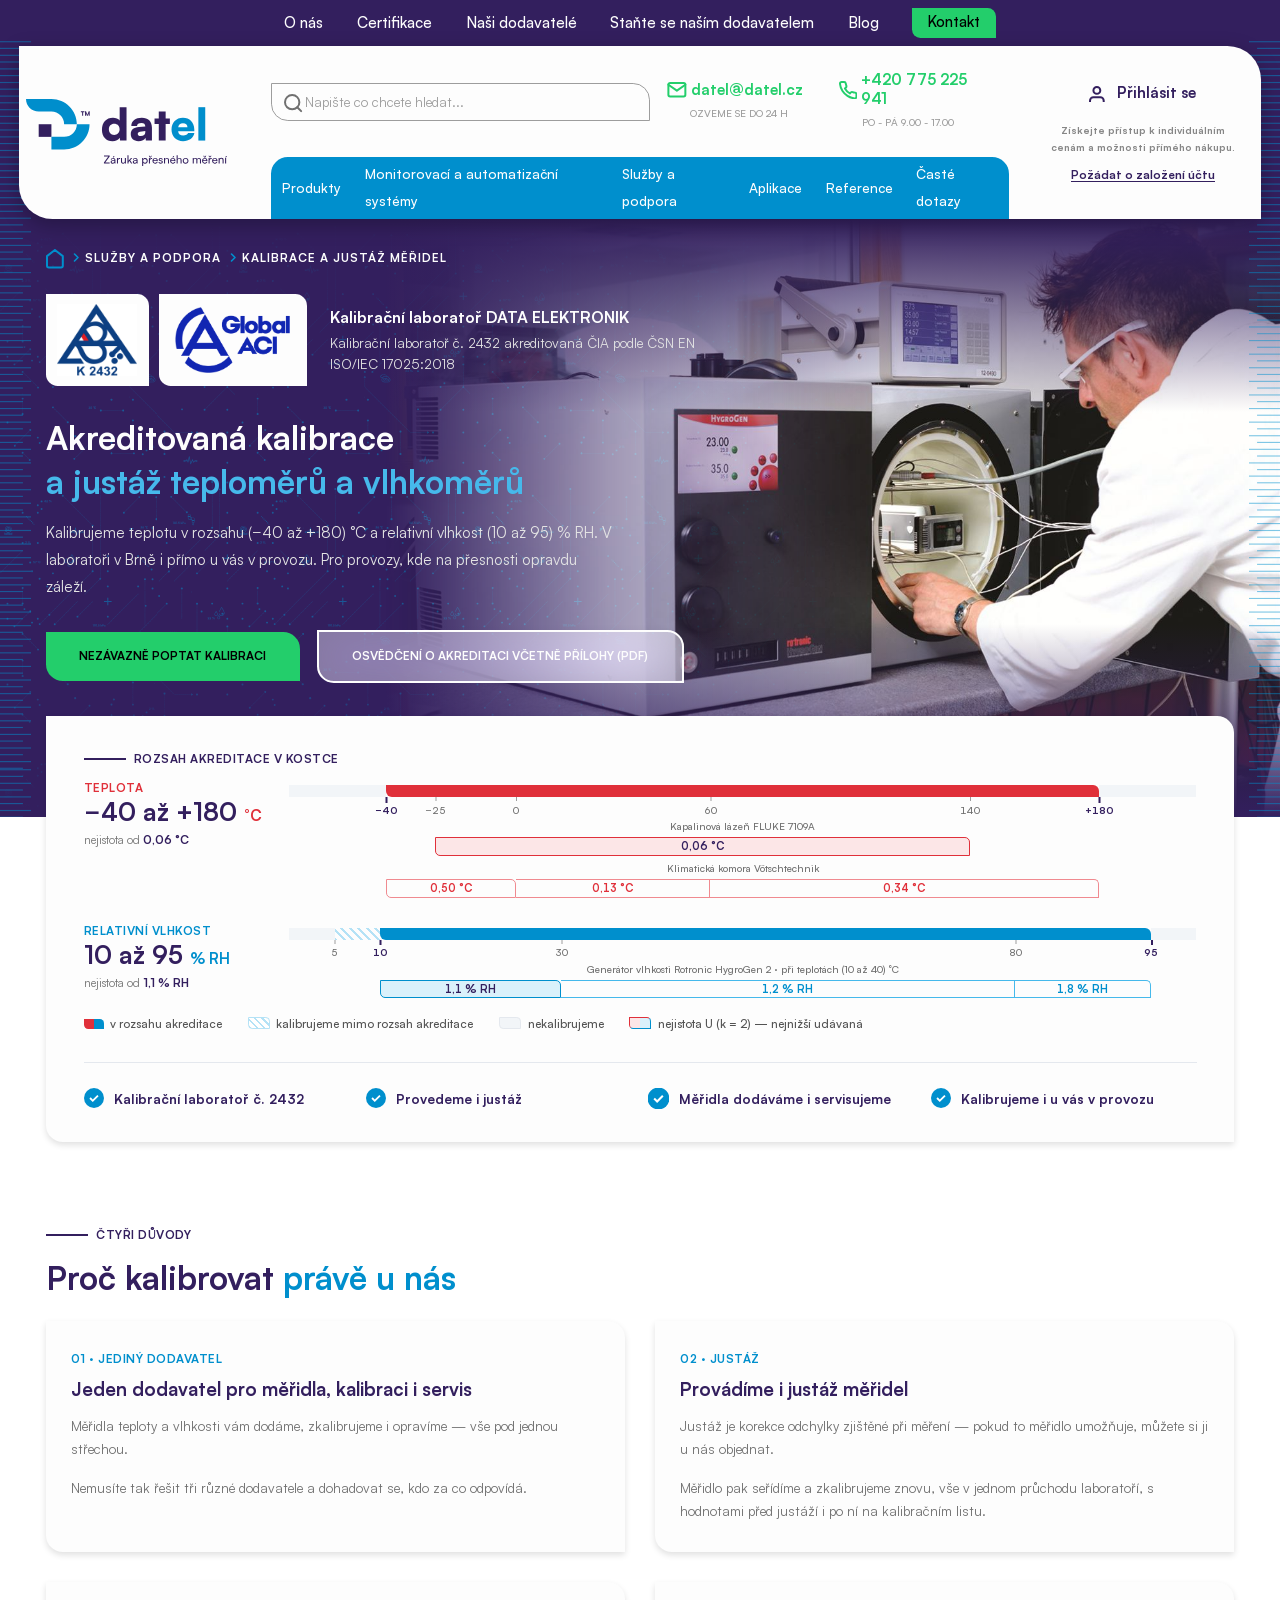
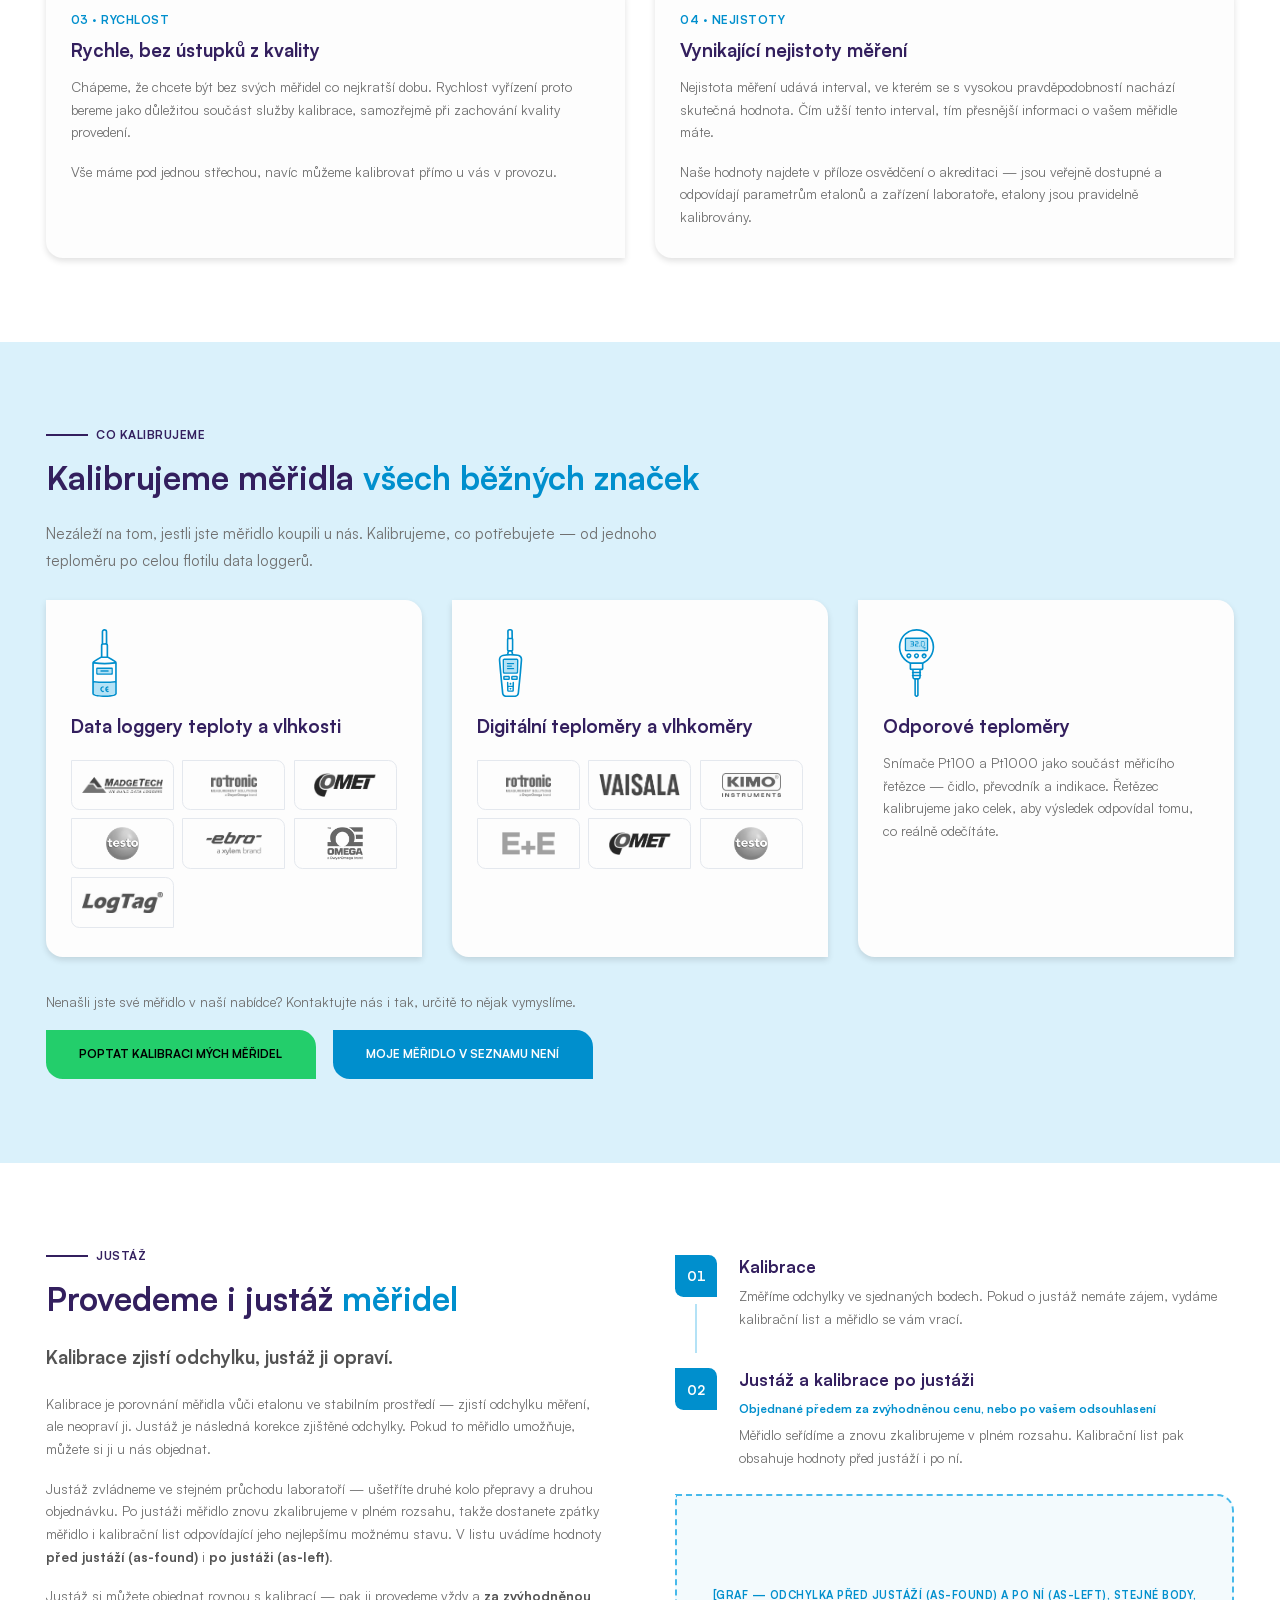
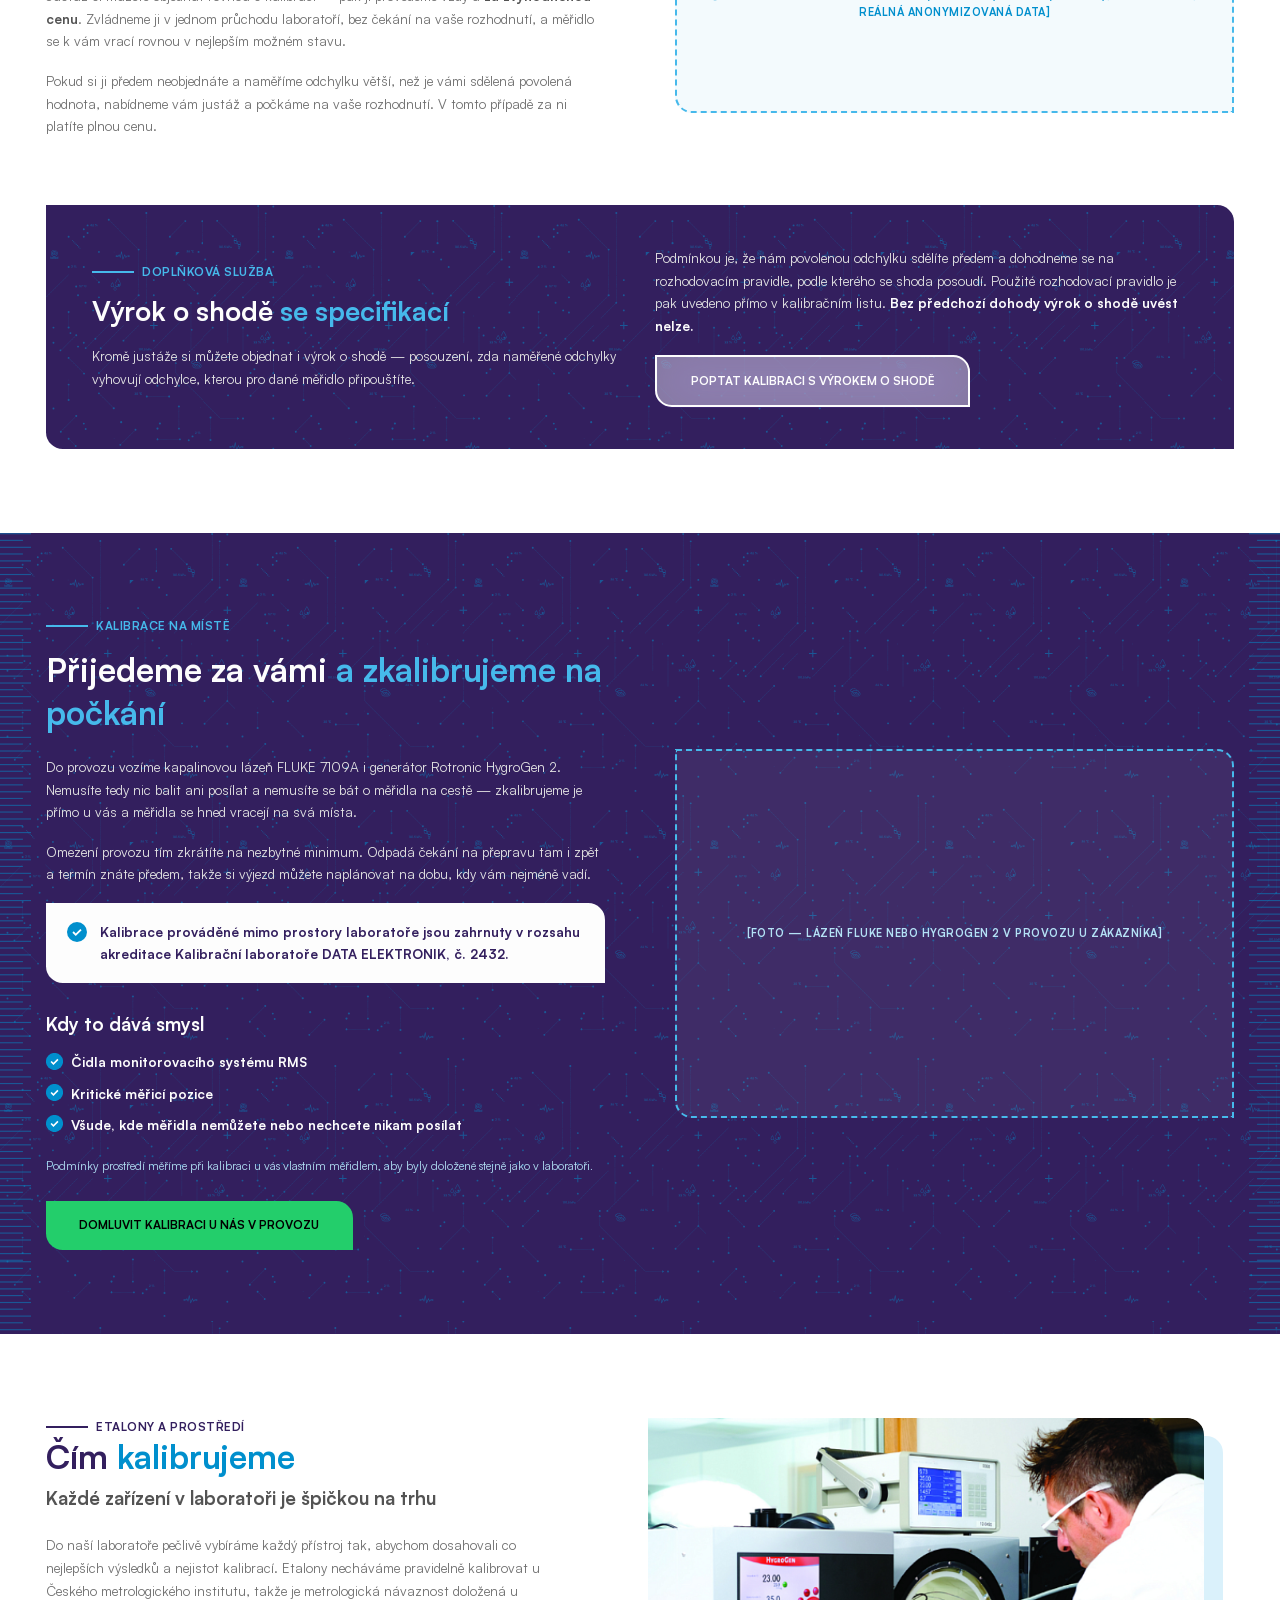
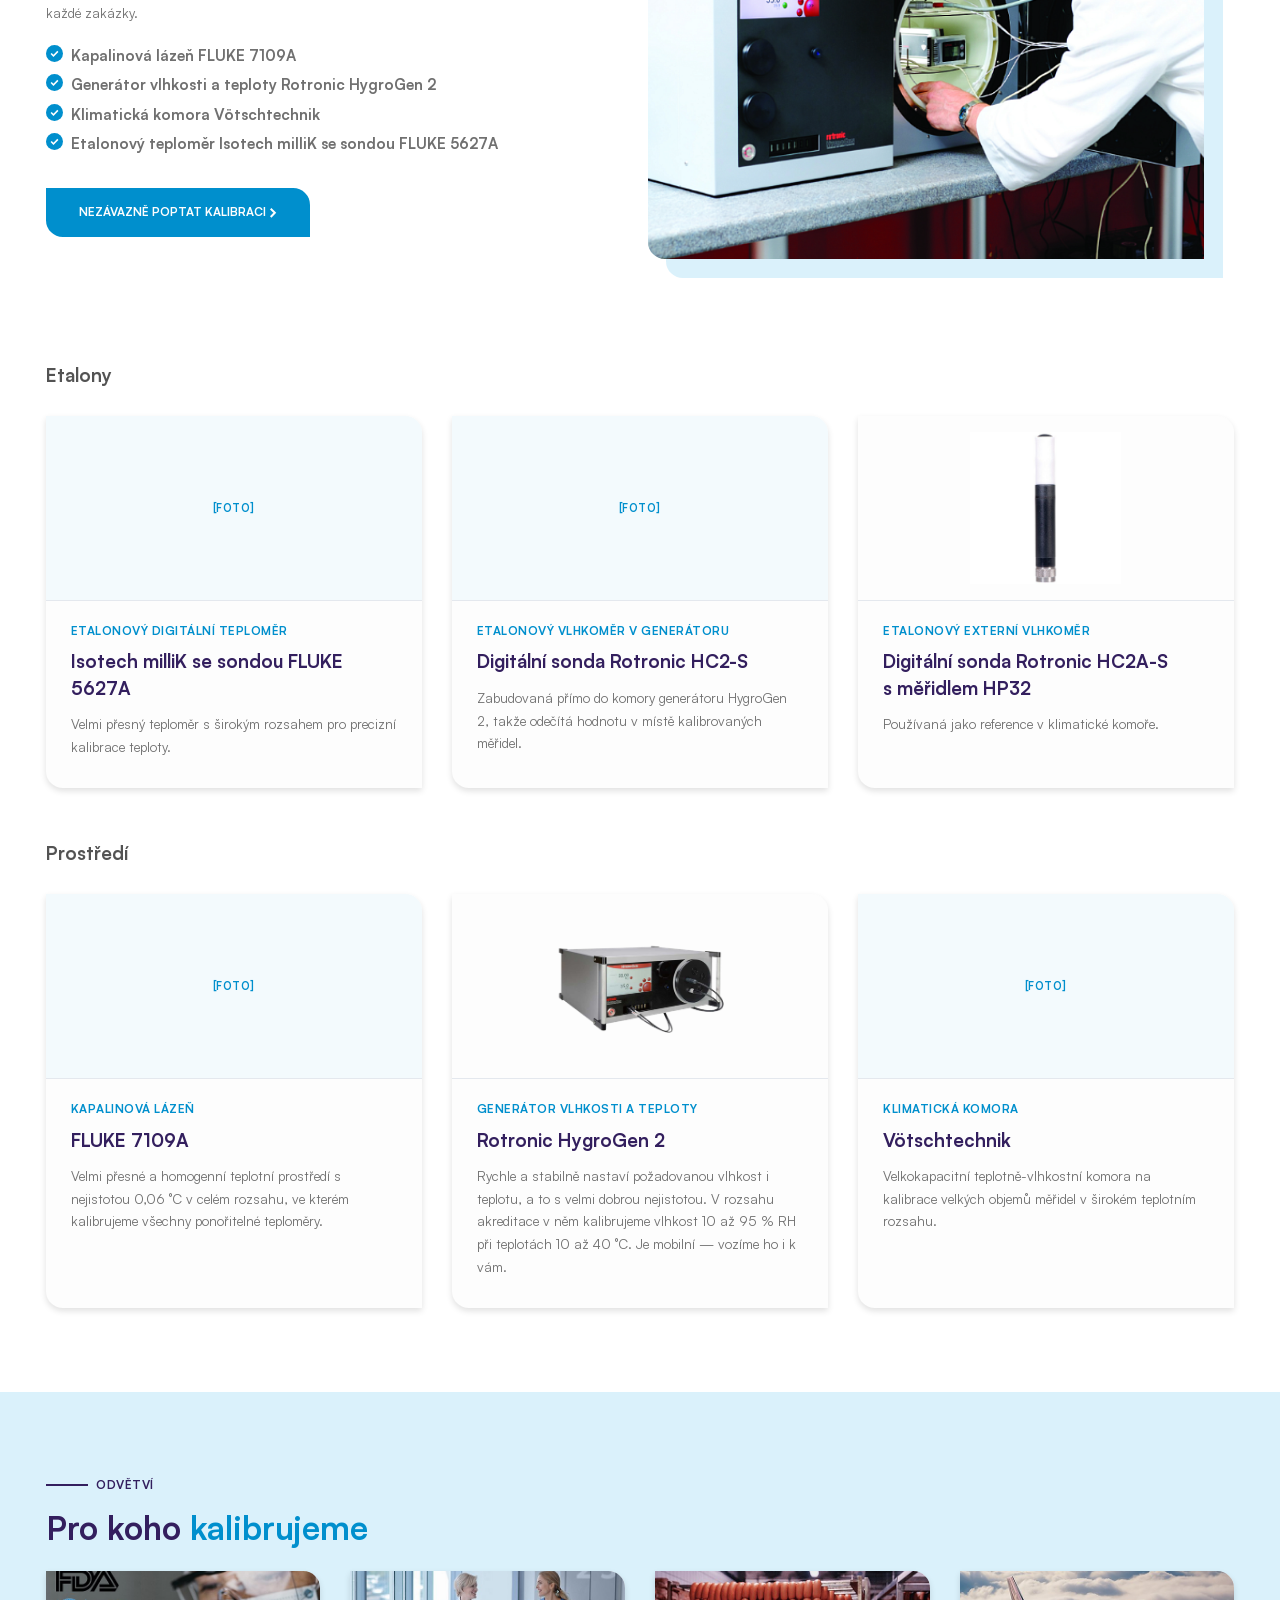
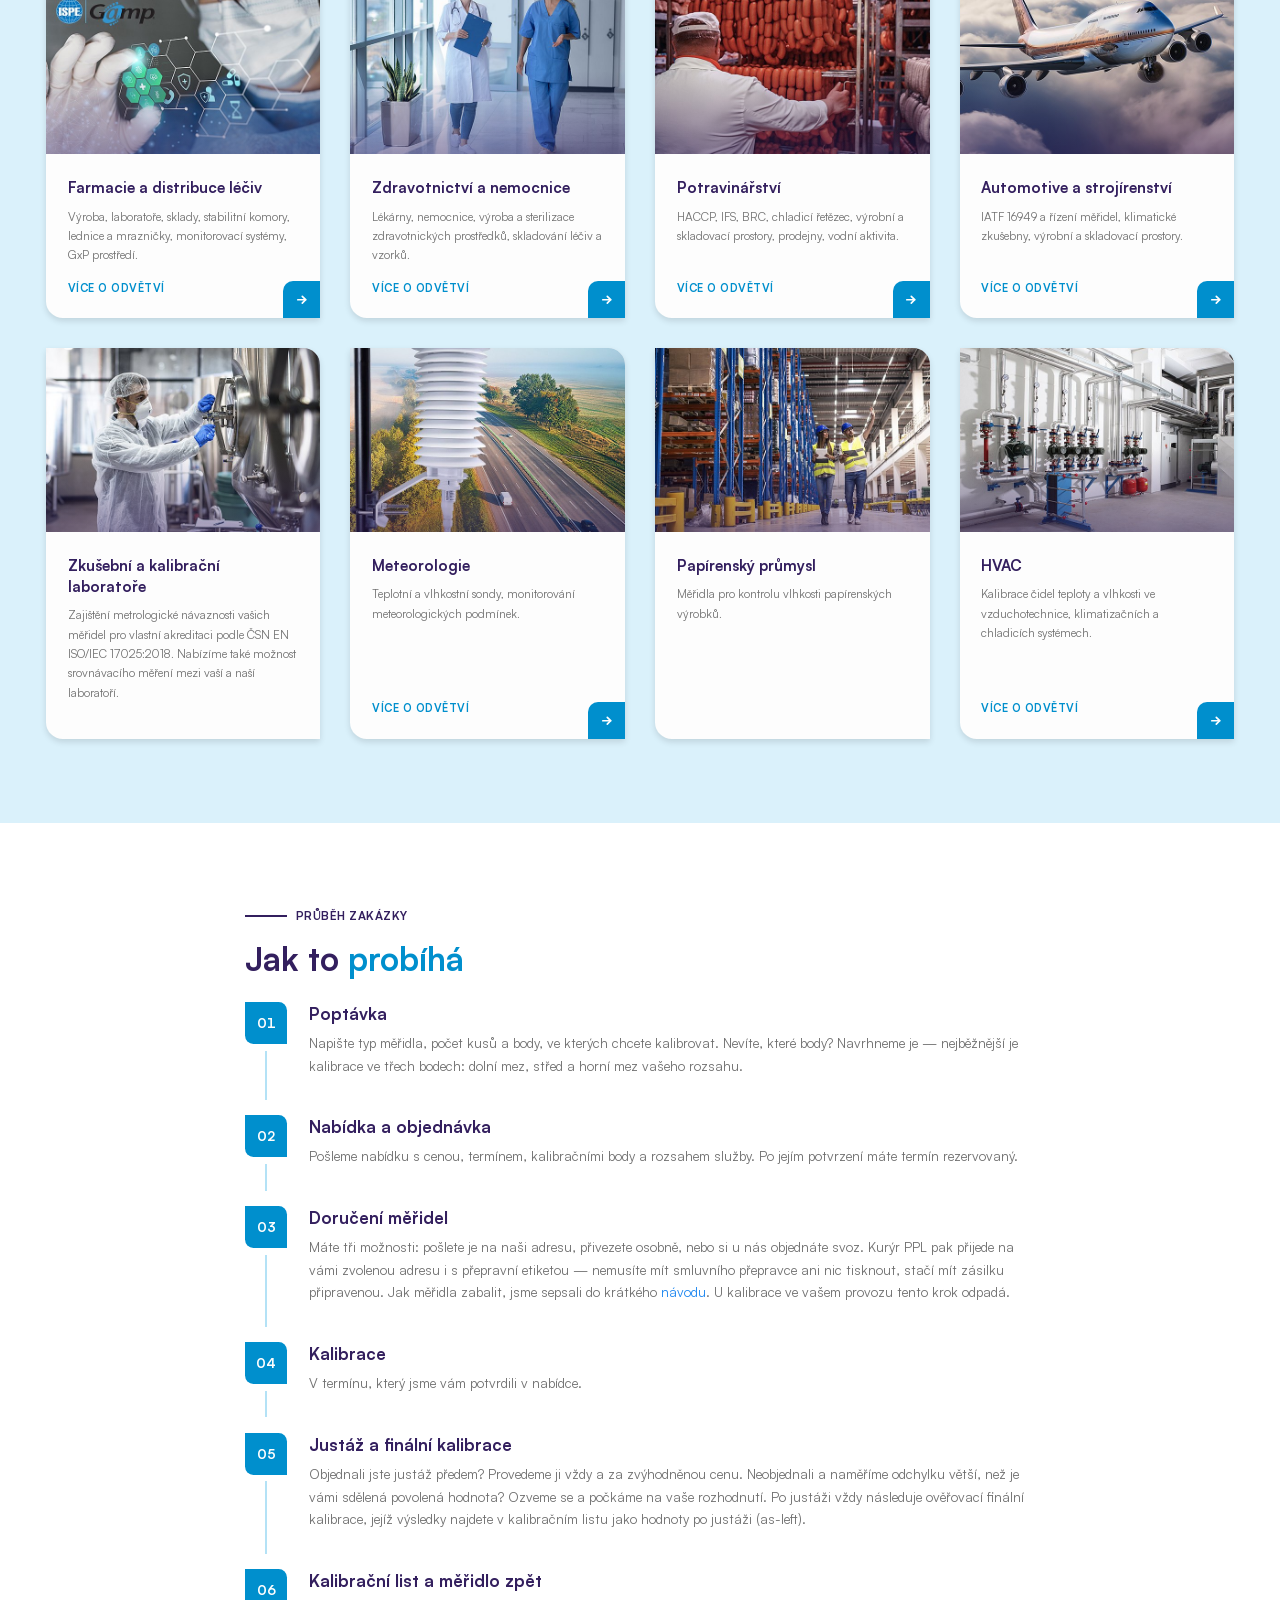
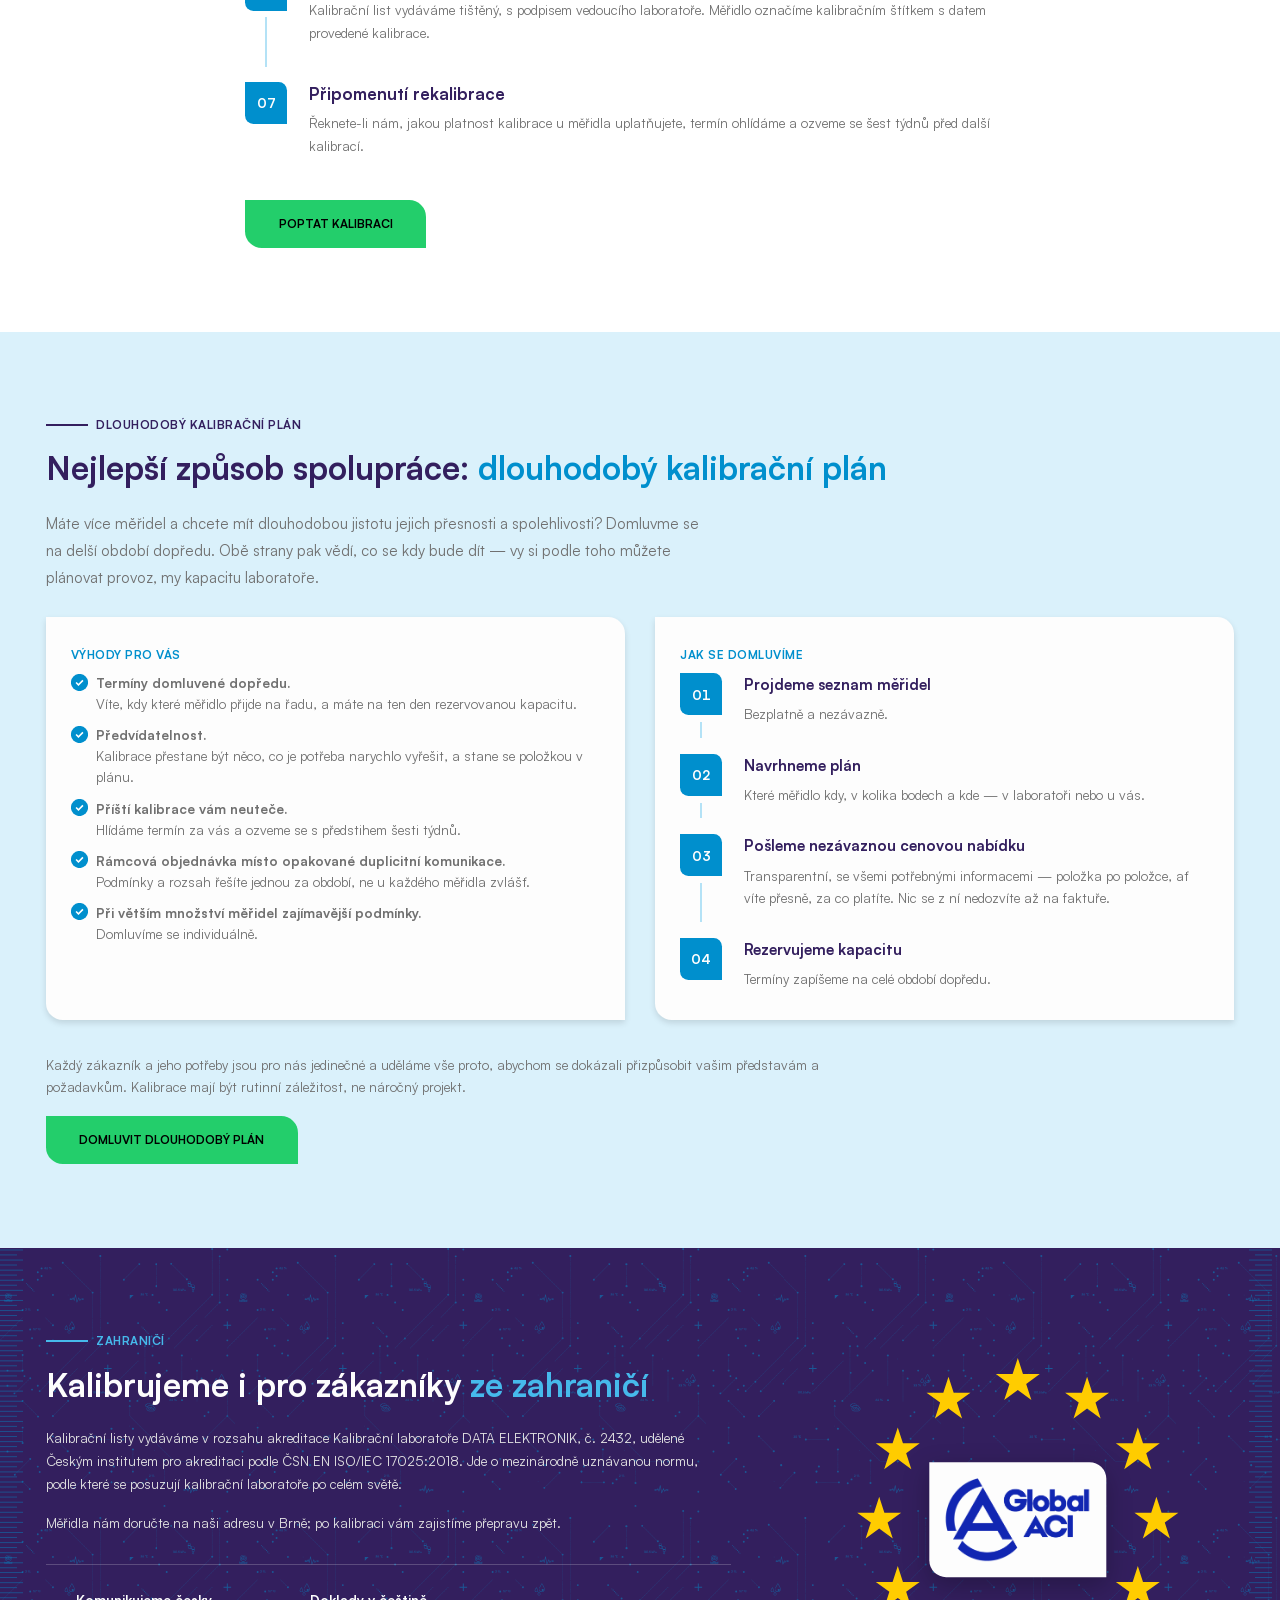
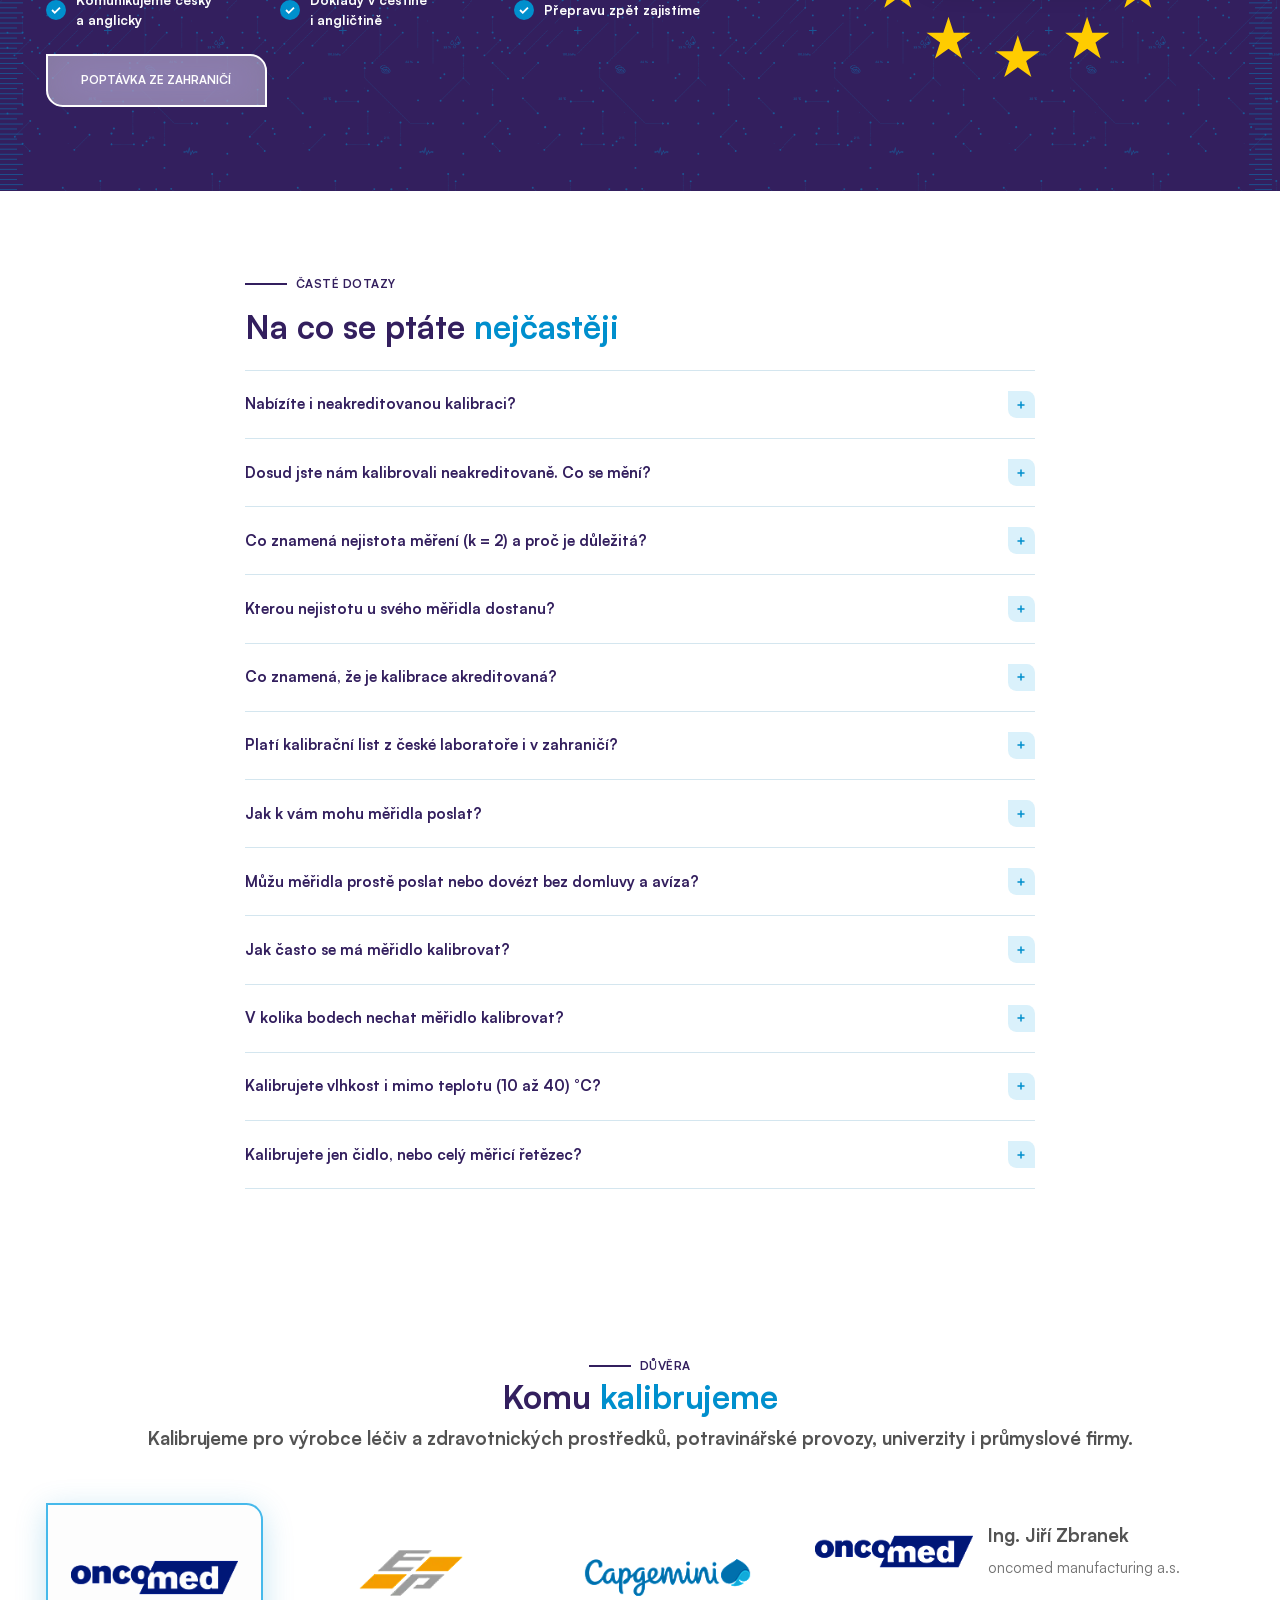
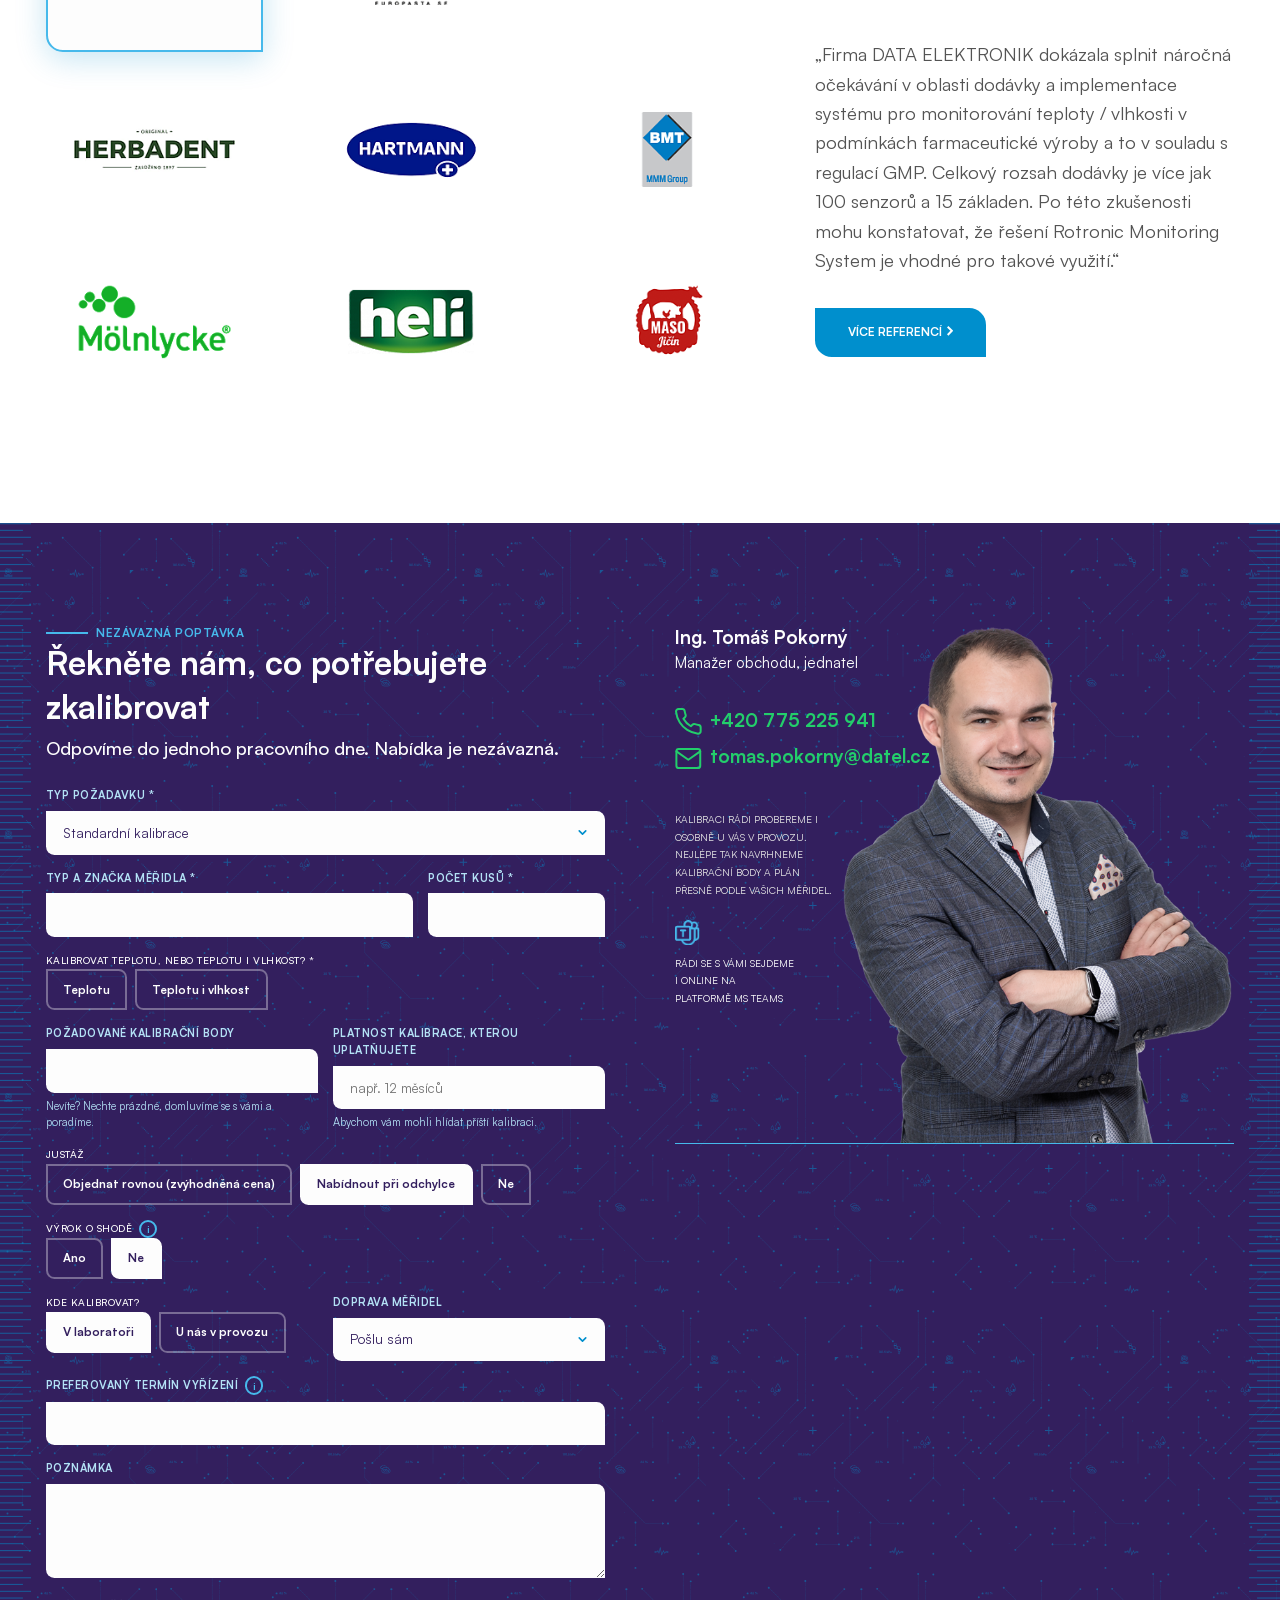
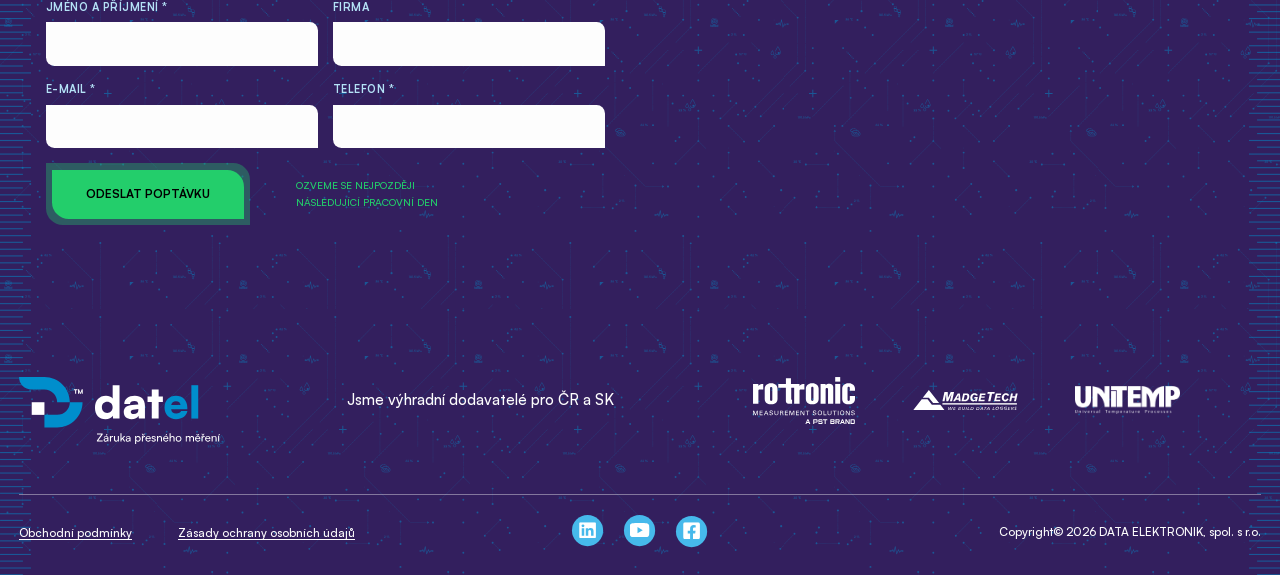
<file: index.html>
<!DOCTYPE html>
<html lang="cs">
<head>
<meta charset="utf-8">
<meta name="viewport" content="width=device-width, initial-scale=1">
<title>Akreditovaná kalibrace teploměrů a vlhkoměrů | Laboratoř č. 2432 | DATA ELEKTRONIK</title>
<meta name="description" content="Akreditovaná kalibrace teploty −40 až +180 °C a vlhkosti 10 až 95 % RH, nejistota od 0,06 °C. Kalibrační laboratoř DATA ELEKTRONIK č. 2432 v Brně. Provedeme i justáž, kalibrujeme i u vás v provozu.">
<!-- Před spuštěním noindex, dokud není přidělená akreditační značka (zadání SEO). -->
<meta name="robots" content="noindex, nofollow">
<link rel="canonical" href="https://www.datel.cz/kalibrace-a-justaz-meridel">
<link rel="icon" type="image/svg+xml" href="assets/img/logo/datel-symbol.svg">
<link rel="preload" href="assets/fonts/Satoshi-Regular.woff2" as="font" type="font/woff2" crossorigin>
<link rel="preload" href="assets/fonts/Satoshi-Bold.woff2" as="font" type="font/woff2" crossorigin>
<!-- Produkční CSS webu (kopie 1:1, cesty k obrázkům přesměrované na datel.cz) -->
<link rel="stylesheet" href="assets/css/datel-site.css?v=mub9r2gq">
<!-- Oprava písma pro celý web (Inter → Satoshi) -->
<link rel="stylesheet" href="assets/css/datel-font-fix.css?v=mub9r2gq">
<!-- Nové styly této podstránky — na produkci stačí přidat jen tento soubor -->
<link rel="stylesheet" href="assets/css/kalibrace.css?v=mub9r2gq">
<script type="application/ld+json">
{
  "@context": "https://schema.org",
  "@graph": [
    {
      "@type": "Organization",
      "@id": "https://www.datel.cz/#organization",
      "name": "DATA ELEKTRONIK, spol. s r.o.",
      "url": "https://www.datel.cz/",
      "email": "datel@datel.cz",
      "telephone": "+420 775 225 941"
    },
    {
      "@type": "Service",
      "name": "Akreditovaná kalibrace a justáž teploměrů a vlhkoměrů",
      "serviceType": "Kalibrace měřidel teploty a relativní vlhkosti podle ČSN EN ISO/IEC 17025:2018",
      "provider": { "@id": "https://www.datel.cz/#organization" },
      "areaServed": ["CZ", "SK", "EU"],
      "url": "https://www.datel.cz/kalibrace-a-justaz-meridel"
    },
    {
      "@type": "BreadcrumbList",
      "itemListElement": [
        { "@type": "ListItem", "position": 1, "name": "Úvod", "item": "https://www.datel.cz/" },
        { "@type": "ListItem", "position": 2, "name": "Služby a podpora" },
        { "@type": "ListItem", "position": 3, "name": "Kalibrace a justáž měřidel", "item": "https://www.datel.cz/kalibrace-a-justaz-meridel" }
      ]
    },
    {
      "@type": "FAQPage",
      "mainEntity": [
        { "@type": "Question", "name": "Nabízíte i neakreditovanou kalibraci?", "acceptedAnswer": { "@type": "Answer", "text": "V rozsahu naší akreditace ne. Co umíme akreditovaně, děláme akreditovaně — nemusíte tak řešit, kterou variantu si objednat, ani to obhajovat před auditorem. Neakreditovaně kalibrujeme jen to, na co akreditace nedosahuje: relativní vlhkost (5 až 10) % RH, vlhkost při teplotách mimo (10 až 40) °C či jiné veličiny, například proudovou smyčku nebo CO₂. I u nich dokládáme metrologickou návaznost etalonů, jen kalibrační list neobsahuje odkaz na akreditaci." } },
        { "@type": "Question", "name": "Dosud jste nám kalibrovali neakreditovaně. Co se mění?", "acceptedAnswer": { "@type": "Answer", "text": "Laboratoř, přístroje i lidé zůstávají stejní. Nově dostanete kalibrační list s odkazem na akreditaci, tedy doklad, který posoudil Český institut pro akreditaci a který obstojí u auditu." } },
        { "@type": "Question", "name": "Co znamená nejistota měření (k = 2) a proč je důležitá?", "acceptedAnswer": { "@type": "Answer", "text": "Žádné měření není absolutně přesné. Nejistota udává interval, ve kterém se s vysokou pravděpodobností nachází skutečná hodnota. Písmeno k je koeficient rozšíření; k = 2 odpovídá pravděpodobnosti pokrytí přibližně 95 %. Prakticky to znamená toto: pokud naměříme 20,00 °C s nejistotou 0,06 °C, skutečná hodnota leží s 95% pravděpodobností mezi 19,94 a 20,06 °C." } },
        { "@type": "Question", "name": "Kterou nejistotu u svého měřidla dostanu?", "acceptedAnswer": { "@type": "Answer", "text": "U teploty rozhoduje především to, jestli lze teploměr ponořit. Ponořitelné teploměry kalibrujeme v kapalinové lázni, kde je nejistota nejnižší — od 0,06 °C. Pokud měřidlo ponořit nelze, přednostně použijeme generátor vlhkosti; kalibrace je rychlejší a nejistota lepší než v klimatické komoře. Rozměrná měřidla a body mimo rozsah generátoru kalibrujeme v klimatické komoře. U vlhkosti je nejnižší udávaná nejistota 1,1 % RH; podle pásma vlhkosti pak 1,2 nebo 1,8 % RH, jak uvádí příloha osvědčení o akreditaci. Všechny hodnoty v tabulce rozsahu jsou nejnižší udávané. Skutečná nejistota konkrétní kalibrace závisí i na vlastnostech vašeho měřidla a je vždy uvedena v kalibračním listu." } },
        { "@type": "Question", "name": "Co znamená, že je kalibrace akreditovaná?", "acceptedAnswer": { "@type": "Answer", "text": "Že nezávislá třetí strana posoudila naše metody, etalony, podmínky prostředí, výpočty nejistot i způsobilost pracovníků a potvrdila, že v uvedeném rozsahu měříme tak, jak deklarujeme. Akreditace se pravidelně dozoruje, není to jednorázové razítko. Kalibrační list s odkazem na akreditaci proto obstojí tam, kde po vás někdo chce doložit, že kalibraci provedla způsobilá laboratoř. Metrologická návaznost je něco jiného — je to nepřetržitý řetězec kalibrací až k národnímu etalonu. Dokládáme ji u každé zakázky bez ohledu na akreditaci — naše etalony si pravidelně necháváme kalibrovat." } },
        { "@type": "Question", "name": "Platí kalibrační list z české laboratoře i v zahraničí?", "acceptedAnswer": { "@type": "Answer", "text": "Kalibrujeme podle ČSN EN ISO/IEC 17025:2018, což je mezinárodně uznávaná norma, podle které se posuzují kalibrační laboratoře po celém světě. Pokud po vás váš auditor vyžaduje konkrétní doklad o vzájemném uznávání, ozvěte se nám předem a projdeme to s vámi." } },
        { "@type": "Question", "name": "Jak k vám mohu měřidla poslat?", "acceptedAnswer": { "@type": "Answer", "text": "Máte tři možnosti. Pošlete je na naši adresu v Brně, přivezete je osobně, nebo si u nás objednáte svoz — kurýr PPL pak přijede na vámi zvolenou adresu i s přepravní etiketou. Nemusíte tak mít vlastního smluvního přepravce ani nic tisknout, stačí mít zásilku připravenou. Svoz účtujeme jako přepravné tam i zpět. Než balíček vypravíte, dejte nám prosím vědět — potvrdíme vám termín a budeme s vaší zásilkou počítat. Jak měřidla zabalit, aby cestu přežila, jsme sepsali do krátkého návodu ke stažení." } },
        { "@type": "Question", "name": "Můžu měřidla prostě poslat nebo dovézt bez domluvy a avíza?", "acceptedAnswer": { "@type": "Answer", "text": "Vyžadujeme transparentní domluvu předem. Postup je vždy stejný: poptávka kalibrace → naše nabídka → vaše objednávka → doručení měřidel. Díky tomu můžeme lépe plánovat kapacity laboratoře a zajistit co nejrychlejší vyřízení zakázky. Pokud měřidla dodáte bez předchozí domluvy, počítejte s delší dobou vyřízení — a podle rozhodnutí vedoucího laboratoře i s tím, že zakázku nemusíme přijmout vůbec." } },
        { "@type": "Question", "name": "Jak často se má měřidlo kalibrovat?", "acceptedAnswer": { "@type": "Answer", "text": "Platnost kalibrace si stanovuje uživatel měřidla, ne laboratoř — proto na kalibračním štítku uvádíme datum provedené kalibrace, nikoli datum té příští. Nejběžnější je jeden rok, ale záleží na tom, jak je měřidlo namáhané, jak přesné výsledky potřebujete a co po vás žádá váš systém kvality nebo auditor. Řekněte nám v poptávce, jak dlouhou platnost kalibrace u svých měřidel uplatňujete, a termín příští kalibrace ohlídáme za vás — ozveme se šest týdnů předem." } },
        { "@type": "Question", "name": "V kolika bodech nechat měřidlo kalibrovat?", "acceptedAnswer": { "@type": "Answer", "text": "Nejběžnější je kalibrace ve třech bodech: dolní mez, střed a horní mez rozsahu, ve kterém měřidlo skutečně používáte. Není nutné pokrývat celý rozsah měřidla — smysl má kalibrovat tam, kde měříte. Nevíte, které body zvolit? Nechte pole v poptávce prázdné, zeptáme se na váš provoz a body navrhneme." } },
        { "@type": "Question", "name": "Kalibrujete vlhkost i mimo teplotu (10 až 40) °C?", "acceptedAnswer": { "@type": "Answer", "text": "Ano, generátor vlhkosti pracuje v širším teplotním rozsahu. Taková kalibrace ale není předmětem akreditace, takže kalibrační list neobsahuje odkaz na akreditaci. Metrologickou návaznost etalonů dokládáme i u ní. Pokud potřebujete akreditovaný doklad a vaše měřidlo pracuje například v chladicím boxu, ozvěte se — projdeme spolu, jestli lze kalibrační body zvolit tak, aby do rozsahu akreditace spadly." } },
        { "@type": "Question", "name": "Kalibrujete jen čidlo, nebo celý měřicí řetězec?", "acceptedAnswer": { "@type": "Answer", "text": "Měřicí řetězec kalibrujeme jako celek — čidlo, převodník i indikaci. Jinak by výsledek neodpovídal tomu, co na displeji reálně odečítáte, protože odchylku vnáší každý článek řetězce. Posílejte nám proto sestavu pohromadě, včetně kabeláže a indikační jednotky. Výjimkou jsou digitální sondy, například Rotronic. Ty kalibrujeme i samostatně, protože měřená hodnota vzniká přímo v sondě. Případnou justáž navíc uložíme rovnou do sondy, takže si korekci nese s sebou i po přepojení k jiné jednotce." } }
      ]
    }
  ]
}
</script>

</head>
<body class="frontend-page">
<header> <section class="topBar uk-visible@l"> <div class="container big"> <div class="menu"> <nav class="uk-navbar-container" data-uk-navbar> <div class="uk-navbar-center"> <ul class="uk-navbar-nav"> <li> <a href="https://www.datel.cz/o-nas" class="">O nás</a> </li> <li> <a href="https://www.datel.cz/certifikace" class="">Certifikace</a> </li> <li> <a href="https://www.datel.cz/nasi-dodavatele" class="">Naši dodavatelé</a> </li> <li> <a href="https://www.datel.cz/stante-se-nasim-dodavatelem" class="">Staňte se naším dodavatelem</a> </li> <li> <a href="https://www.datel.cz/blog" class="">Blog</a> </li> <li> <a href="https://www.datel.cz/kontakty" class="button kontakt_zahlavi">Kontakt</a> </li> </ul> </div> </nav> </div> </div> </section> <section class="mainBar" data-uk-sticky="offset: -1"> <div class="container big boundary"> <div class="mainPack"> <div class="uk-grid-small" data-uk-grid> <div class="uk-width-1-5@l uk-width-auto fx fxa"> <div class="logoPack"> <a href="https://www.datel.cz/" class="logo logo--claim"><img src="assets/img/logo/datel-logo-claim-svetly.svg" alt="DATEL — Záruka přesného měření" title="Datel.cz" width="239" height="80"></a> </div> </div> <div class="uk-width-3-5@l uk-width-expand"> <div class="top"> <picture class="uk-hidden@l magnifyIco"> <img loading="lazy" src="assets/site/svg/magnifyIco.svg" alt="magnify icon" data-uk-svg> </picture> <form action="https://www.datel.cz/hledani" method="post" id="frm-searchAutocomplete-searchForm" class="uk-visible@l"> <picture> <img loading="lazy" src="assets/site/svg/magnifyIco.svg" alt="magnify icon" data-uk-svg> </picture> <input name="searched" data-min-length="3" id="frm-searchAutocomplete-searchForm-searched" data-nette-rules='[{"op":":minLength","msg":"Minimální délka slova je 3","arg":3}]' type="search" data-search-autocomplete-input placeholder="Napište co chcete hledat..."> <input name="_submit" value="submit" type="submit"> <input type="submit" name="dynamic" class="uk-hidden ajax actionLoading" data-search-autocomplete-dynamic> <input type="hidden" name="_token_" value="ykbpykfi8pf40LqQ1IY5xwvVZJk78l2NGU3Lw="><input type="hidden" name="_do" value="searchAutocomplete-searchForm-submit"></form> <div id="snippet-searchAutocomplete-itemSnippet"> </div> <div class="contactPack"> <div class="col"> <a href="mailto:datel@datel.cz" class="mail_zahlavi"> <picture> <img loading="lazy" src="assets/site/svg/mailIco.svg" alt="mail icon" data-uk-svg> </picture> <span class="uk-visible@l">datel@datel.cz</span> </a> <span class="subs uk-visible@l">Ozveme se do 24 h</span> </div> <div class="col"> <a href="tel:+420775225941" class="tel_zahlavi"> <picture> <img loading="lazy" src="assets/site/svg/phoneIco.svg" alt="phone icon" data-uk-svg> </picture> <span class="uk-visible@l">+420 775 225 941</span> </a> <span class="subs uk-visible@l">Po - Pá 9.00 - 17.00</span> </div> </div> <a class="uk-navbar-toggle uk-hidden@l" data-uk-toggle="target: #offcanvas-nav" href="#"> <picture class="toggle"> <img loading="lazy" src="assets/site/svg/toggleMenu.svg" data-uk-svg> </picture> <picture class="close"> <img loading="lazy" src="assets/site/svg/closeMenu.svg" data-uk-svg> </picture> </a> </div> <div class="bottom uk-visible@l"> <nav class="uk-navbar-container" data-uk-navbar> <div class="uk-navbar-center"> <ul class="uk-navbar-nav"> <li> <a href="https://www.datel.cz/produkty"><span>Produkty</span></a> <div data-uk-dropdown="pos: bottom-center; boundary: !.boundary; boundary-align: true; stretch: true; animation: slide-top; animate-out: true; duration: 100;delay-hide: 100"> <div class="dropPanel"> <div class="uk-grid-collapse" data-uk-grid> <div class="uk-width-auto@m"> <ul class="uk-tab-left" data-uk-tab="connect: #component-tab-left; animation: uk-animation-fade">  <li> <a href=""> <picture> <img src="assets/site/svg/whiteArrow.svg" alt="white arrow icon" data-uk-svg> </picture> <span>Dle parametru</span> </a> </li> <li> <a href=""> <picture> <img src="assets/site/svg/whiteArrow.svg" alt="white arrow icon" data-uk-svg> </picture> <span>Dle výrobce</span> </a> </li> </ul> </div> <div class="uk-width-expand@m"> <ul id="component-tab-left" class="uk-switcher"> <li> <div class="uk-grid-small" data-uk-grid> <div class="uk-width-1-5"> <ul> <li> <a href="https://www.datel.cz/mereni-teploty" > Měření teploty </a> </li> <li> <a href="https://www.datel.cz/mereni-vlhkosti" > Měření vlhkosti </a> </li> <li> <a href="https://www.datel.cz/mereni-vodni-aktivity" > Měření vodní aktivity </a> </li> <li> <a href="https://www.datel.cz/mereni-co2" > Měření CO<sub>2</sub> </a> </li> <li> <a href="https://www.datel.cz/mereni-diferencniho-tlaku" > Měření diferenčního tlaku </a> </li> <li> <a href="https://www.datel.cz/mereni-nizkeho-rosneho-bodu" > Měření nízkého rosného bodu </a> </li> </ul> </div> <div class="uk-width-1-5"> <ul> <li> <a href="https://www.datel.cz/mereni-tlaku" > Měření tlaku </a> </li> <li> <a href="https://www.datel.cz/mereni-proudu-a-napeti" > Měření proudu a napětí </a> </li> <li> <a href="https://www.datel.cz/mereni-pretizeni-a-vibraci" > Měření přetížení a vibrací </a> </li> <li> <a href="https://www.datel.cz/mereni-vodni-hladiny" > Měření vodní hladiny </a> </li> <li> <a href="https://www.datel.cz/mereni-rychlosti-vetru" > Měření rychlosti větru </a> </li> <li> <a href="https://www.datel.cz/mereni-ph" > Měření pH </a> </li> </ul> </div> <div class="uk-width-1-5"> <ul> <li> <a href="https://www.datel.cz/mereni-deformace-a-mechanickeho-napeti" > Měření mechanického napětí </a> </li> <li> <a href="https://www.datel.cz/mereni-pulzu-stavu-a-udalosti" > Měření pulzů, stavů a událostí </a> </li> <li> <a href="https://www.datel.cz/kalibratory-a-kalibracni-vybaveni" > Kalibrátory a kalibrační vybavení </a> </li> <li> <a href="https://www.datel.cz/vakuove-pajeci-pece" > Vakuové pájecí pece </a> </li> <li> <a href="https://www.datel.cz/vakuove-pece-pro-rychle-tepelne-zihani" > Vakuové pece pro rychlé tepelné žíhání </a> </li> <li> <a href="https://www.datel.cz/vyhrivane-desky" > Vyhřívané desky </a> </li> </ul> </div> <div class="uk-width-1-5"> <ul> <li> <a href="https://www.datel.cz/wire-bondery" > Wire bondery </a> </li> <li> <a href="https://www.datel.cz/software" > Software </a> </li> </div> </li> <li> <div class="uk-grid-small" data-uk-grid> <div class="uk-width-1-5"> <ul> <li> <a href="" class="pic"> <picture>  <img src="assets/site/upload/20240410045447801.svg" alt="Rotronic" title="Rotronic"> </picture> </a> <div> <ul> <li> <a href="https://www.datel.cz/vlhkostni-sondy"> Vlhkostní sondy </a> </li> <li> <a href="https://www.datel.cz/vlhkostni-prevodniky"> Vlhkostní převodníky </a> </li> <li> <a href="https://www.datel.cz/rucni-meridla-vlhkosti"> Ruční měřidla vlhkosti </a> </li> <li> <a href="https://www.datel.cz/meteorologicke-vlhkomery"> Meteorologické vlhkoměry </a> </li> <li> <a href="https://www.datel.cz/mereni-vodni-aktivity"> Měření vodní aktivity </a> </li> <li> <a href="https://www.datel.cz/mereni-co2"> Měření CO<sub>2</sub> </a> </li> <li> <a href="https://www.datel.cz/mereni-diferencniho-tlaku"> Měření diferenčního tlaku </a> </li> <li> <a href="https://www.datel.cz/mereni-nizkeho-rosneho-bodu"> Měření nízkého rosného bodu </a> </li> <li> <a href="https://www.datel.cz/kalibratory-a-kalibracni-vybaveni"> Kalibrátory a kalibrační vybavení </a> </li> <li> <a href="https://www.datel.cz/software-rotronic"> Software Rotronic </a> </li> <li> <a href="https://www.datel.cz/rms"> Monitorovací systém RMS </a> </li> </ul> </div> </li> </ul> </div> <div class="uk-width-1-5"> <ul> <li> <a href="" class="pic"> <picture>  <img src="assets/site/upload/20240410013145419.svg" alt="MadgeTech" title="MadgeTech"> </picture> </a> <div> <ul> <li> <a href="https://www.datel.cz/teplotni-data-loggery"> Teplotní data loggery </a> </li> <li> <a href="https://www.datel.cz/vlhkostni-data-loggery"> Vlhkostní data loggery </a> </li> <li> <a href="https://www.datel.cz/data-loggery-tlaku"> Data loggery tlaku </a> </li> <li> <a href="https://www.datel.cz/mereni-pretizeni-a-vibraci"> Měření přetížení a vibrací </a> </li> <li> <a href="https://www.datel.cz/mereni-proudu-a-napeti"> Měření proudu a napětí </a> </li> <li> <a href="https://www.datel.cz/mereni-pulzu-stavu-a-udalosti"> Měření pulzů, stavů a událostí </a> </li> <li> <a href="#"> Data loggery CO<sub>2</sub> </a> </li> <li> <a href="https://www.datel.cz/mereni-vodni-hladiny"> Měření vodní hladiny </a> </li> <li> <a href="https://www.datel.cz/mereni-rychlosti-vetru"> Měření rychlosti větru </a> </li> <li> <a href="https://www.datel.cz/data-loggery-diferencniho-tlaku"> Data loggery diferenčního tlaku </a> </li> <li> <a href="https://www.datel.cz/software-madgetech"> Software MadgeTech </a> </li> <li> <a href="https://www.datel.cz/mereni-ph"> Měření pH </a> </li> </ul> </div> </li> </ul> </div> <div class="uk-width-1-5"> <ul> <li> <a href="" class="pic"> <picture>  <img src="assets/site/upload/20240410013255136.png" alt="UniTemp" title="UniTemp"> </picture> </a> <div> <ul> <li> <a href="https://www.datel.cz/vakuove-pajeci-pece"> Vakuové pájecí pece </a> </li> <li> <a href="https://www.datel.cz/vakuove-pece-pro-rychle-tepelne-zihani"> Vakuové pece pro rychlé tepelné žíhání </a> </li> <li> <a href="https://www.datel.cz/vyhrivane-desky"> Vyhřívané desky </a> </li> <li> <a href="https://www.datel.cz/wire-bondery"> Wire bondery </a> </li> </ul> </div> </li> </ul> </div> <div class="uk-width-1-5"> <ul> <li> <a href="" class="pic"> <picture>  <img src="assets/site/upload/20240410013350782.png" alt="Teracom" title="Teracom"> </picture> </a> <div> <ul> <li> <a href="https://www.datel.cz/ethernetove-automatizacni-moduly"> Ethernetové automatizační moduly </a> </li> <li> <a href="https://www.datel.cz/celularni-gsm-automatizacni-moduly"> Celulární (GSM) automatizační moduly </a> </li> <li> <a href="https://www.datel.cz/snimace-a-detektory-k-automatizacnim-modulum"> Snímače a detektory k automatizačním modulům </a> </li> <li> <a href="https://www.datel.cz/prislusenstvi-k-automatizacnim-modulum"> Příslušenství k automatizačním modulům </a> </li> <li> <a href="https://www.datel.cz/software-teracom"> Software Teracom </a> </li> </ul> </div> </li> </ul> </div> </div> </li> </ul> </div> </div> </div> </div> </li> <li> <a href="https://www.datel.cz/monitorovaci-a-automatizacni-systemy"><span>Monitorovací a automatizační systémy</span></a> <div data-uk-dropdown="pos: bottom-center; boundary: !.boundary; boundary-align: true;stretch: true;animation: slide-top; animate-out: true; duration: 100;delay-hide: 100"> <div class="dropPanel second"> <div data-uk-grid> <div class="uk-width-1-4"> <div class="menuList"> <h3> <a href="https://www.datel.cz/rotronic-monitoring-system-rms-gxp-monitorovani"> Rotronic Monitoring System (RMS) - GxP monitorování </a> </h3> <ul> <li> <a href="https://www.datel.cz/rms-hardware-komponenty">RMS - Hardware komponenty</a> </li> <li> <a href="https://www.datel.cz/rms-software">RMS - Software</a> </li> <li> <a href="https://www.datel.cz/rms-sluzby">RMS - Služby</a> </li> <li> <a href="https://www.datel.cz/rms-aplikace-a-pripadove-studie">RMS - Aplikace a případové studie</a> </li> <li> <a href="https://www.datel.cz/rms-online-manual">RMS - Online manuál</a> </li> <li> <a href="https://www.datel.cz/jak-rms-splnuje-normy-a-narizeni">Jak RMS splňuje normy a nařízení?</a> </li> </ul> </div> </div> <div class="uk-width-1-4"> <div class="menuList"> <h3> <a href="https://www.datel.cz/teracom-monitorovani-a-automatizace-do-prumyslu"> TERACOM - Monitorování a automatizace do průmyslu </a> </h3> <ul> <li> <a href="https://www.datel.cz/teracom-produkty">Teracom - Produkty</a> </li> </ul> </div> </div> <div class="uk-width-1-2"> <div class="menuBanner"> <picture>  <img src="assets/site/upload/20240325120209444.jpg" alt="Vytvoříme měřicí systém na míru vašemu provozu." title="Vytvoříme měřicí systém na míru vašemu provozu."> </picture> <div class="textBanner"> <h3>Vytvoříme měřicí systém na míru vašemu provozu.</h3> <ul> <li> <span><strong>Plně flexibilní</strong> a škálovatelné řešení</span> </li> <li> <span>Propojení až několika <strong>tisíc čidel</strong></span> </li> <li> <span>Plně vyhovující normám <strong>FDA CFR 21 Part 11</strong> a <strong>EU Annex 11 (EUDRALEX)</strong></span> </li> </ul> <p> <a href="https://www.datel.cz/kontakty" class="button"> Nezávazně poptat <picture> <img src="assets/site/svg/arrowRight.svg" data-uk-svg> </picture> </a> </p> </div> </div> </div> </div> </div> </div> </li><li> <a href="https://www.datel.cz/sluzby-a-podpora"><span>Služby a podpora</span></a> <div data-uk-dropdown="pos: bottom-center; boundary: !.boundary; boundary-align: true;stretch: true;animation: slide-top; animate-out: true; duration: 100;delay-hide: 100"> <div class="dropPanel tile"> <div data-uk-grid> <div class="uk-width-1-5"> <a href="https://www.datel.cz/kalibrace-a-justaz-meridel" class="menuBox"> <picture>  <img src="assets/site/upload/20240306060956127.jpg" alt="Kalibrace a justáž měřidel" title="Kalibrace a justáž měřidel"> </picture> <h3><span>Kalibrace a justáž měřidel</span></h3> </a> </div> <div class="uk-width-1-5"> <a href="https://www.datel.cz/teplotni-a-vlhkostni-mapy-skladovych-prostoru" class="menuBox"> <picture>  <img src="assets/site/upload/20251216093715252.jpg" alt="Teplotní a vlhkostní mapy skladových prostorů" title="Teplotní a vlhkostní mapy skladových prostorů"> </picture> <h3><span>Teplotní a vlhkostní mapy skladových prostorů</span></h3> </a> </div> <div class="uk-width-1-5"> <a href="https://www.datel.cz/servis-a-technicka-podpora" class="menuBox"> <picture>  <img src="assets/site/upload/20240306061007424.jpg" alt="Servis a technická podpora" title="Servis a technická podpora"> </picture> <h3><span>Servis a technická podpora</span></h3> </a> </div> <div class="uk-width-1-5"> <a href="https://www.datel.cz/pujcovna-meridel" class="menuBox"> <picture>  <img src="assets/site/upload/20240306061019523.jpg" alt="Půjčovna měřidel" title="Půjčovna měřidel"> </picture> <h3><span>Půjčovna měřidel</span></h3> </a> </div> <div class="uk-width-1-5"> <a href="https://www.datel.cz/skoleni" class="menuBox"> <picture>  <img src="assets/site/upload/20240415015750315.png" alt="Školení" title="Školení"> </picture> <h3><span>Školení</span></h3> </a> </div> </div> </div> </div> </li><li> <a href="https://www.datel.cz/aplikace"><span>Aplikace</span></a> </li><li> <a href="https://www.datel.cz/reference"><span>Reference</span></a> </li><li> <a href="https://www.datel.cz/faq"><span>Časté dotazy</span></a> </li> </ul> </div> </nav> </div> </div> <div class="uk-width-1-5 fx fxa uk-visible@l"> <a href="https://www.datel.cz/kontakty" class="button small buttonContact kontakt_zahlavi">Kontakt</a> <div class="text"> <h3 class="uk-animation-toggle"> <a href="https://www.datel.cz/prihlaseni" data-uk-toggle="target: #myLogin" class="prihlasit_se_zahlavi"> <picture class="uk-animation-shake"> <img loading="lazy" src="assets/site/svg/loginIco.svg" alt="login icon" data-uk-svg> </picture> Přihlásit se </a> </h3> <p>Získejte přístup k individuálním cenám a možnosti přímého nákupu.</p> <p> <a href="https://www.datel.cz/kontakty">Požádat o založení účtu</a> </p> <div id="myLogin" data-uk-modal> <div class="uk-modal-dialog uk-modal-body"> <button class="uk-modal-close" type="button"> <picture> <img loading="lazy" src="assets/site/svg/modalClose.svg" alt="close login" data-uk-svg> </picture> </button> <div class="content"> <h2>Přihlásit se</h2> <form action="https://www.datel.cz/" method="post" data-antispam id="frm-signIn-customerSignInForm" class="form-label form-js-label"> <fieldset> <input type="email" name="email" id="frm-signIn-customerSignInForm-email" required data-nette-rules='[{"op":":filled","msg":"Prosím, vyplňte tohle pole"},{"op":":email","msg":"Prosím, zadejte e-mail ve správném formátu."}]'> <label for="frm-signIn-customerSignInForm-email">E-mail*</label> </fieldset> <fieldset> <input type="password" name="password" id="frm-signIn-customerSignInForm-password"> <label for="frm-signIn-customerSignInForm-password">Heslo</label> </fieldset> <p> <a href="https://www.datel.cz/zapomenute-heslo">Zapomenuté heslo</a> </p> <input type="submit" name="customer" class="button" value="Přihlásit se"> <input type="hidden" name="_token_" value="07z54oun3y5q1lDoIqA4jeOtw12wIbDu8e0/8="><input type="text" name="mail" style="display:none !important" id="frm-signIn-customerSignInForm-mail"><input type="text" name="website" style="display:none !important" id="frm-signIn-customerSignInForm-website"><input type="text" name="antispam_hash_id" style="display:none !important" data-antispam-hash-id id="frm-signIn-customerSignInForm-antispam_hash_id" value="hashName"><input type="text" name="antispam_hash_value" style="display:none !important" data-antispam-hash-value data-antispam-hash-handle="/?do=signIn-customerSignInForm-antispam_hash-value" id="frm-signIn-customerSignInForm-antispam_hash_value"><input type="text" name="antispam_movement" style="display:none !important" data-antispam-movement id="frm-signIn-customerSignInForm-antispam_movement"><input type="text" name="antispam_time" style="display:none !important" data-antispam-time id="frm-signIn-customerSignInForm-antispam_time"><input type="text" name="antispam_keypress" style="display:none !important" data-antispam-key-press id="frm-signIn-customerSignInForm-antispam_keypress"><input type="text" name="antispam_submit" style="display:none !important" id="frm-signIn-customerSignInForm-antispam_submit"><input type="hidden" name="_do" value="signIn-customerSignInForm-submit"></form> <div class="down"> <h3>Nemáte zatím svůj účet</h3> <p> <a href="https://www.datel.cz/kontakty">Požádat o založení účtu</a> </p> </div> </div> </div> </div> </div> </div> </div> </div> </div> </section> <div class="searchPopUp"> <div class="container"> <div class="top"> <a href="https://www.datel.cz/" class="logo logo--claim"><img src="assets/img/logo/datel-logo-claim-svetly.svg" alt="DATEL — Záruka přesného měření" title="Datel.cz" width="239" height="80"></a> <span class="searchClose"> <picture> <img loading="lazy" src="assets/site/svg/closeMenu.svg" data-uk-svg> </picture> </span> </div> <div class="middle"> <form action="https://www.datel.cz/hledani" method="post" id="frm-searchAutocomplete-searchForm" class="searchPack"> <picture> <img loading="lazy" src="assets/site/svg/magnifyIco.svg" alt="magnify icon" data-uk-svg> </picture> <input name="searched" data-min-length="3" id="frm-searchAutocomplete-searchForm-searched" data-nette-rules='[{"op":":minLength","msg":"Minimální délka slova je 3","arg":3}]' type="search" placeholder="Napište co chcete hledat..."> <input name="_submit" value="submit" type="submit" class="button"> <input type="submit" name="dynamic" class="uk-hidden ajax actionLoading" data-search-autocomplete-dynamic> <input type="hidden" name="_token_" value="ipdlnic9ucSqvTw5Sh7aga2NsXMOXFKVcnH1s="><input type="hidden" name="_do" value="searchAutocomplete-searchForm-submit"></form> </div> </div> </div> <div id="offcanvas-nav" data-uk-offcanvas="mode: slide; overlay: true; flip: true"> <div class="uk-offcanvas-bar"> <div class="top"> <h3 class="uk-animation-toggle"> <a href="https://www.datel.cz/prihlaseni"> <picture class="uk-animation-shake"> <img loading="lazy" src="assets/site/svg/loginIco.svg" alt="login icon" data-uk-svg> </picture> Přihlásit se </a> </h3> <div class="basketPack" id="snippet-basketWidget-"> <a href="https://www.datel.cz/nakupni-kosik" class="basket"> <div class="icons"> <picture> <img loading="lazy" src="assets/site/svg/basket.svg" alt="basket icon" data-uk-svg> </picture> <span class="number">0</span> </div> <div class="pricePack"> <p title="bez DPH">0 Kč</p> </div> </a> </div> </div> <div class="menuBest"> <ul class="list"> <li> <a href="https://www.datel.cz/produkty">Produkty</a> <span class="arrowResp"> <picture> <img src="assets/site/svg/arrowResp.svg" alt="arrow icon" data-uk-svg> </picture> </span> <ul class="subList"> <li class="first"> <span class="arrowResp2"> <picture> <img src="assets/site/svg/arrowResp2.svg" alt="arrow icon" data-uk-svg> </picture> </span> <a href="https://www.datel.cz/produkty">Produkty</a> </li> <li> <a href="">Dle parametru</a> <span class="arrowResp"> <picture> <img src="assets/site/svg/arrowResp.svg" alt="arrow icon" data-uk-svg> </picture> </span> <ul class="subsubList"> <li class="first"> <span class="arrowResp3"> <picture> <img src="assets/site/svg/arrowResp2.svg" alt="arrow icon" data-uk-svg> </picture> </span> <a href="">Dle parametru</a> </li> <li> <a href="https://www.datel.cz/mereni-teploty">Měření teploty</a> </li> <li> <a href="https://www.datel.cz/mereni-vlhkosti">Měření vlhkosti</a> </li> <li> <a href="https://www.datel.cz/mereni-vodni-aktivity">Měření vodní aktivity</a> </li> <li> <a href="https://www.datel.cz/mereni-co2">Měření CO<sub>2</sub></a> </li> <li> <a href="https://www.datel.cz/mereni-diferencniho-tlaku">Měření diferenčního tlaku</a> </li> <li> <a href="https://www.datel.cz/mereni-nizkeho-rosneho-bodu">Měření nízkého rosného bodu</a> </li> <li> <a href="https://www.datel.cz/mereni-tlaku">Měření tlaku</a> </li> <li> <a href="https://www.datel.cz/mereni-proudu-a-napeti">Měření proudu a napětí</a> </li> <li> <a href="https://www.datel.cz/mereni-pretizeni-a-vibraci">Měření přetížení a vibrací</a> </li> <li> <a href="https://www.datel.cz/mereni-vodni-hladiny">Měření vodní hladiny</a> </li> <li> <a href="https://www.datel.cz/mereni-rychlosti-vetru">Měření rychlosti větru</a> </li> <li> <a href="https://www.datel.cz/mereni-ph">Měření pH</a> </li> <li> <a href="https://www.datel.cz/mereni-deformace-a-mechanickeho-napeti">Měření mechanického napětí</a> </li> <li> <a href="https://www.datel.cz/mereni-pulzu-stavu-a-udalosti">Měření pulzů, stavů a událostí</a> </li> <li> <a href="https://www.datel.cz/kalibratory-a-kalibracni-vybaveni">Kalibrátory a kalibrační vybavení</a> </li> <li> <a href="https://www.datel.cz/vakuove-pajeci-pece">Vakuové pájecí pece</a> </li> <li> <a href="https://www.datel.cz/vakuove-pece-pro-rychle-tepelne-zihani">Vakuové pece pro rychlé tepelné žíhání</a> </li> <li> <a href="https://www.datel.cz/vyhrivane-desky">Vyhřívané desky</a> </li> <li> <a href="https://www.datel.cz/wire-bondery">Wire bondery</a> </li> <li> <a href="https://www.datel.cz/software">Software</a> </li> </ul> </li> <li> <a href="">Dle výrobce</a> <span class="arrowResp"> <picture> <img src="assets/site/svg/arrowResp.svg" alt="arrow icon" data-uk-svg> </picture> </span> <ul class="subsubList"> <li class="first"> <span class="arrowResp3"> <picture> <img src="assets/site/svg/arrowResp2.svg" alt="arrow icon" data-uk-svg> </picture> </span> <a href="">Dle výrobce</a> </li> <li> <a href="">Rotronic</a> </li> <li> <a href="">MadgeTech</a> </li> <li> <a href="">UniTemp</a> </li> <li> <a href="">Teracom</a> </li> </ul> </li> </ul> </li><li> <a href="https://www.datel.cz/monitorovaci-a-automatizacni-systemy">Monitorovací a automatizační systémy</a> <span class="arrowResp"> <picture> <img src="assets/site/svg/arrowResp.svg" alt="arrow icon" data-uk-svg> </picture> </span> <ul class="subList"> <li class="first"> <span class="arrowResp2"> <picture> <img src="assets/site/svg/arrowResp2.svg" alt="arrow icon" data-uk-svg> </picture> </span> <a href="https://www.datel.cz/monitorovaci-a-automatizacni-systemy">Monitorovací a automatizační systémy</a> </li> <li> <a href="https://www.datel.cz/rotronic-monitoring-system-rms-gxp-monitorovani">Rotronic Monitoring System (RMS) - GxP monitorování</a> <span class="arrowResp"> <picture> <img src="assets/site/svg/arrowResp.svg" alt="arrow icon" data-uk-svg> </picture> </span> <ul class="subsubList"> <li class="first"> <span class="arrowResp3"> <picture> <img src="assets/site/svg/arrowResp2.svg" alt="arrow icon" data-uk-svg> </picture> </span> <a href="https://www.datel.cz/rotronic-monitoring-system-rms-gxp-monitorovani">Rotronic Monitoring System (RMS) - GxP monitorování</a> </li> <li> <a href="https://www.datel.cz/rms-hardware-komponenty">RMS - Hardware komponenty</a> </li> <li> <a href="https://www.datel.cz/rms-software">RMS - Software</a> </li> <li> <a href="https://www.datel.cz/rms-sluzby">RMS - Služby</a> </li> <li> <a href="https://www.datel.cz/rms-aplikace-a-pripadove-studie">RMS - Aplikace a případové studie</a> </li> <li> <a href="https://www.datel.cz/rms-online-manual">RMS - Online manuál</a> </li> <li> <a href="https://www.datel.cz/jak-rms-splnuje-normy-a-narizeni">Jak RMS splňuje normy a nařízení?</a> </li> </ul> </li> <li> <a href="https://www.datel.cz/teracom-monitorovani-a-automatizace-do-prumyslu">TERACOM - Monitorování a automatizace do průmyslu</a> <span class="arrowResp"> <picture> <img src="assets/site/svg/arrowResp.svg" alt="arrow icon" data-uk-svg> </picture> </span> <ul class="subsubList"> <li class="first"> <span class="arrowResp3"> <picture> <img src="assets/site/svg/arrowResp2.svg" alt="arrow icon" data-uk-svg> </picture> </span> <a href="https://www.datel.cz/teracom-monitorovani-a-automatizace-do-prumyslu">TERACOM - Monitorování a automatizace do průmyslu</a> </li> <li> <a href="https://www.datel.cz/teracom-produkty">Teracom - Produkty</a> </li> </ul> </li> </ul> </li><li> <a href="https://www.datel.cz/sluzby-a-podpora">Služby a podpora</a> <span class="arrowResp"> <picture> <img src="assets/site/svg/arrowResp.svg" alt="arrow icon" data-uk-svg> </picture> </span> <ul class="subList"> <li class="first"> <span class="arrowResp2"> <picture> <img src="assets/site/svg/arrowResp2.svg" alt="arrow icon" data-uk-svg> </picture> </span> <a href="https://www.datel.cz/sluzby-a-podpora">Služby a podpora</a> </li> <li> <a href="https://www.datel.cz/kalibrace-a-justaz-meridel">Kalibrace a justáž měřidel</a> </li> <li> <a href="https://www.datel.cz/teplotni-a-vlhkostni-mapy-skladovych-prostoru">Teplotní a vlhkostní mapy skladových prostorů</a> </li> <li> <a href="https://www.datel.cz/servis-a-technicka-podpora">Servis a technická podpora</a> </li> <li> <a href="https://www.datel.cz/pujcovna-meridel">Půjčovna měřidel</a> </li> <li> <a href="https://www.datel.cz/skoleni">Školení</a> </li> </ul> </li><li> <a href="https://www.datel.cz/aplikace">Aplikace</a> </li><li> <a href="https://www.datel.cz/reference">Reference</a> </li><li> <a href="https://www.datel.cz/faq">Časté dotazy</a> </li> </ul> </div> <ul class="menuLast"> <li> <a href="https://www.datel.cz/o-nas" class="">O nás</a> </li> <li> <a href="https://www.datel.cz/certifikace" class="">Certifikace</a> </li> <li> <a href="https://www.datel.cz/nasi-dodavatele" class="">Naši dodavatelé</a> </li> <li> <a href="https://www.datel.cz/stante-se-nasim-dodavatelem" class="">Staňte se naším dodavatelem</a> </li> <li> <a href="https://www.datel.cz/blog" class="">Blog</a> </li> <li> <a href="https://www.datel.cz/kontakty" class="button kontakt_zahlavi">Kontakt</a> </li> </ul> </div> </div> </header>
<main id="obsah">
<!-- =====================================================================
     KALIBRACE A JUSTÁŽ MĚŘIDEL — obsah podstránky /kalibrace-a-justaz-meridel
     Vložit mezi hlavičku a patičku šablony webu. Potřebuje:
     assets/css/kalibrace.css, assets/js/kalibrace.js, assets/img/*, assets/icons/*
     Prvky s třídou .kal-ph a .kal-fill jsou ZÁSTUPNÉ — doplnit před spuštěním.
     ===================================================================== -->

<!-- § 00 HERO — rozšiřuje existující section.pageTop -->
<section class="smaller pageTop kal-hero">
  <span class="con">
    <picture>
      <img loading="eager" src="assets/img/kalibrace-hygrogen.jpg" alt="Kalibrace vlhkoměru v generátoru vlhkosti Rotronic HygroGen" class="uk-visible@l">
    </picture>
    <div class="container">
      <ul class="uk-breadcrumb">
        <li><a href="https://www.datel.cz/"><picture><img src="assets/site/svg/breadHome.svg" alt="Úvod" data-uk-svg></picture></a></li>
        <li><span>Služby a podpora</span></li>
        <li><span>Kalibrace a justáž měřidel</span></li>
      </ul>
      <div class="text">
        <div class="kal-hero-mark">
          <div class="kal-hero-mark__logos">
            <span class="kal-hero-mark__logo"><img src="assets/img/znacky/cia-k2432.png" alt="Kalibrační značka ČIA – akreditovaná kalibrační laboratoř K 2432" width="400" height="364"></span>
            <span class="kal-hero-mark__logo kal-hero-mark__logo--wide"><img src="assets/img/znacky/global-aci.png" alt="Global ACI" width="667" height="381"></span>
          </div>
          <p class="kal-hero-mark__txt"><strong>Kalibrační laboratoř DATA ELEKTRONIK</strong>Kalibrační laboratoř č. 2432 akreditovaná ČIA podle ČSN EN ISO/IEC 17025:2018</p>
        </div>
        <h1>Akreditovaná kalibrace <span>a justáž teploměrů a vlhkoměrů</span></h1>
        <p class="kal-hero__lead">Kalibrujeme teplotu v rozsahu (−40 až +180) °C a relativní vlhkost (10 až 95) % RH. V laboratoři v Brně i přímo u vás v provozu. Pro provozy, kde na přesnosti opravdu záleží.</p>
        <div class="kal-actions">
          <a href="#poptavka" class="button" data-uk-scroll data-typ="standardni">Nezávazně poptat kalibraci</a>
          <a href="#" class="button white" target="_blank" rel="noopener" data-kal-todo="PDF osvědčení">Osvědčení o akreditaci včetně přílohy (PDF)</a>
        </div>
      </div>
    </div>
  </span>
</section>

<!-- § 00 pokračování — osa rozsahu akreditace a pás výhod -->
<section class="kal-scope">
  <div class="container">
    <div class="kal-card">
      <p class="kal-eyebrow">Rozsah akreditace v kostce</p>
      <!-- Rozsah akreditace v kostce — responzivní osa (pozice v %: teplota zobrazena −70 až +210 °C, vlhkost 0 až 100 % RH).
           Hodnoty z CMC (příloha osvědčení o akreditaci). -->
      <div class="kal-axes">
        <div class="kal-axis kal-axis--t">
          <div class="kal-axis__summary">
            <p class="kal-axis__label">Teplota</p>
            <p class="kal-axis__range">−40 až +180 <small>°C</small></p>
            <p class="kal-axis__best">nejistota od <strong>0,06 °C</strong></p>
          </div>
          <div class="kal-axis__chart" role="img" aria-label="Teplota: akreditováno −40 až +180 °C. Kapalinová lázeň FLUKE 7109A −25 až 140 °C, nejistota 0,06 °C. Klimatická komora Vötschtechnik −40 až 0 °C 0,50 °C, 0 až 60 °C 0,13 °C, 60 až 180 °C 0,34 °C. Mimo tento rozsah nekalibrujeme.">
            <div class="kal-axis__track"><i class="no" style="left:0%;width:10.714%"></i><i class="ok" style="left:10.714%;width:78.572%"></i><i class="no" style="left:89.286%;width:10.714%"></i></div>
            <div class="kal-axis__ticks"><span class="is-major" style="left:10.714%">−40</span><span class="" style="left:16.071%">−25</span><span class="" style="left:25%">0</span><span class="" style="left:46.429%">60</span><span class="" style="left:75%">140</span><span class="is-major" style="left:89.286%">+180</span></div>
            <p class="kal-axis__cap">Kapalinová lázeň FLUKE 7109A</p>
            <div class="kal-axis__lane"><b class="is-best" style="left:16.071%;width:58.929%"><span>0,06 °C</span></b></div>
            <p class="kal-axis__cap">Klimatická komora Vötschtechnik</p>
            <div class="kal-axis__lane"><b class="" style="left:10.714%;width:14.286%"><span>0,50 °C</span></b><b class="" style="left:25%;width:21.429%"><span>0,13 °C</span></b><b class="" style="left:46.429%;width:42.857%"><span>0,34 °C</span></b></div>
          </div>
        </div>
        <div class="kal-axis kal-axis--rh">
          <div class="kal-axis__summary">
            <p class="kal-axis__label">Relativní vlhkost</p>
            <p class="kal-axis__range">10 až 95 <small>% RH</small></p>
            <p class="kal-axis__best">nejistota od <strong>1,1 % RH</strong></p>
          </div>
          <div class="kal-axis__chart" role="img" aria-label="Relativní vlhkost: akreditováno 10 až 95 % RH při teplotách 10 až 40 °C v generátoru Rotronic HygroGen 2 — 10 až 30 % RH nejistota 1,1, 30 až 80 % RH 1,2, 80 až 95 % RH 1,8 % RH. 5 až 10 % RH kalibrujeme mimo rozsah akreditace, pod 5 a nad 95 % RH nekalibrujeme.">
            <div class="kal-axis__track"><i class="no" style="left:0%;width:5%"></i><i class="out" style="left:5%;width:5%"></i><i class="ok" style="left:10%;width:85%"></i><i class="no" style="left:95%;width:5%"></i></div>
            <div class="kal-axis__ticks"><span class="" style="left:5%">5</span><span class="is-major" style="left:10%">10</span><span class="" style="left:30%">30</span><span class="" style="left:80%">80</span><span class="is-major" style="left:95%">95</span></div>
            <p class="kal-axis__cap">Generátor vlhkosti Rotronic HygroGen 2 · při teplotách (10 až 40) °C</p>
            <div class="kal-axis__lane"><b class="is-best" style="left:10%;width:20%"><span>1,1 % RH</span></b><b class="" style="left:30%;width:50%"><span>1,2 % RH</span></b><b class="" style="left:80%;width:15%"><span>1,8 % RH</span></b></div>
          </div>
        </div>
      </div>
      <ul class="kal-scalekey">
        <li><i class="s"></i>v rozsahu akreditace</li>
        <li><i class="h"></i>kalibrujeme mimo rozsah akreditace</li>
        <li><i class="n"></i>nekalibrujeme</li>
        <li><i class="b"></i>nejistota U (k = 2) — nejnižší udávaná</li>
      </ul>
      <ul class="kal-strip">
        <li>Kalibrační laboratoř č.&nbsp;2432</li>
        <li>Provedeme i&nbsp;justáž</li>
        <li>Měřidla dodáváme i&nbsp;servisujeme</li>
        <li>Kalibrujeme i&nbsp;u&nbsp;vás v&nbsp;provozu</li>
      </ul>
    </div>
  </div>
</section>

<!-- § 01 VÝHODY -->
<section class="kal-section">
  <div class="container">
    <p class="kal-eyebrow">Čtyři důvody</p>
    <h2 class="kal-h2">Proč kalibrovat <span>právě u nás</span></h2>
    <div class="uk-grid-medium uk-child-width-1-2@m uk-grid-match" data-uk-grid>
      <div><div class="kal-card">
        <p class="kal-card__num">01 · Jediný dodavatel</p>
        <h3 class="kal-h3">Jeden dodavatel pro měřidla, kalibraci i&nbsp;servis</h3>
        <p>Měřidla teploty a vlhkosti vám dodáme, zkalibrujeme i opravíme — vše pod jednou střechou.</p>
        <p>Nemusíte tak řešit tři různé dodavatele a dohadovat se, kdo za co odpovídá.</p>
      </div></div>
      <div><div class="kal-card">
        <p class="kal-card__num">02 · Justáž</p>
        <h3 class="kal-h3">Provádíme i&nbsp;justáž měřidel</h3>
        <p>Justáž je korekce odchylky zjištěné při měření — pokud to měřidlo umožňuje, můžete si ji u nás objednat.</p>
        <p>Měřidlo pak seřídíme a zkalibrujeme znovu, vše v jednom průchodu laboratoří, s hodnotami před justáží i po ní na kalibračním listu.</p>
      </div></div>
      <div><div class="kal-card">
        <p class="kal-card__num">03 · Rychlost</p>
        <h3 class="kal-h3">Rychle, bez ústupků z&nbsp;kvality</h3>
        <p>Chápeme, že chcete být bez svých měřidel co nejkratší dobu. Rychlost vyřízení proto bereme jako důležitou součást služby kalibrace, samozřejmě při zachování kvality provedení.</p>
        <p>Vše máme pod jednou střechou, navíc můžeme kalibrovat přímo u vás v provozu.</p>
      </div></div>
      <div><div class="kal-card">
        <p class="kal-card__num">04 · Nejistoty</p>
        <h3 class="kal-h3">Vynikající nejistoty měření</h3>
        <p>Nejistota měření udává interval, ve kterém se s vysokou pravděpodobností nachází skutečná hodnota. Čím užší tento interval, tím přesnější informaci o vašem měřidle máte.</p>
        <p>Naše hodnoty najdete v příloze osvědčení o akreditaci — jsou veřejně dostupné a odpovídají parametrům etalonů a zařízení laboratoře, etalony jsou pravidelně kalibrovány.</p>
      </div></div>
    </div>
  </div>
</section>

<!-- § 04 CO KALIBRUJEME -->
<section class="kal-section kal-section--blue">
  <div class="container">
    <p class="kal-eyebrow">Co kalibrujeme</p>
    <h2 class="kal-h2">Kalibrujeme měřidla <span>všech běžných značek</span></h2>
    <p class="kal-lead">Nezáleží na tom, jestli jste měřidlo koupili u nás. Kalibrujeme, co potřebujete — od jednoho teploměru po celou flotilu data loggerů.</p>
    <div class="uk-grid-medium uk-child-width-1-3@m uk-grid-match" data-uk-grid>
      <div><div class="kal-card">
        <div class="kal-card__icon"><img src="assets/icons/data_loggery.svg" alt=""></div>
        <h3 class="kal-h3">Data loggery teploty a&nbsp;vlhkosti</h3>
        <ul class="kal-brands" aria-label="Kalibrujeme mimo jiné měřidla značek">
          <li><img src="assets/img/vyrobci/madgetech.png" alt="MadgeTech" width="354" height="68" loading="lazy"></li>
          <li><img src="assets/img/vyrobci/rotronic.png" alt="Rotronic" width="200" height="103" loading="lazy"></li>
          <li><img src="assets/img/vyrobci/comet.png" alt="Comet" width="315" height="120" loading="lazy"></li>
          <li><img src="assets/img/vyrobci/testo.png" alt="Testo" width="120" height="120" loading="lazy" class="is-square"></li>
          <li><img src="assets/img/vyrobci/ebro.png" alt="Ebro" width="285" height="120" loading="lazy"></li>
          <li><img src="assets/img/vyrobci/omega.png" alt="Omega" width="126" height="120" loading="lazy" class="is-square"></li>
          <li><img src="assets/img/vyrobci/logtag.png" alt="LogTag" width="360" height="95" loading="lazy"></li>
        </ul>
      </div></div>
      <div><div class="kal-card">
        <div class="kal-card__icon"><img src="assets/icons/digitalni_teplomery.svg" alt=""></div>
        <h3 class="kal-h3">Digitální teploměry a&nbsp;vlhkoměry</h3>
        <ul class="kal-brands" aria-label="Kalibrujeme mimo jiné měřidla značek">
          <li><img src="assets/img/vyrobci/rotronic.png" alt="Rotronic" width="200" height="103" loading="lazy"></li>
          <li><img src="assets/img/vyrobci/vaisala.png" alt="Vaisala" width="334" height="94" loading="lazy"></li>
          <li><img src="assets/img/vyrobci/kimo.png" alt="Kimo" width="302" height="120" loading="lazy"></li>
          <li><img src="assets/img/vyrobci/ee.png" alt="E+E Elektronik" width="269" height="120" loading="lazy"></li>
          <li><img src="assets/img/vyrobci/comet.png" alt="Comet" width="315" height="120" loading="lazy"></li>
          <li><img src="assets/img/vyrobci/testo.png" alt="Testo" width="120" height="120" loading="lazy" class="is-square"></li>
        </ul>
      </div></div>
      <div><div class="kal-card">
        <div class="kal-card__icon"><img src="assets/icons/odporove_teplomery.svg" alt=""></div>
        <h3 class="kal-h3">Odporové teploměry</h3>
        <p>Snímače Pt100 a Pt1000 jako součást měřicího řetězce — čidlo, převodník a indikace. Řetězec kalibrujeme jako celek, aby výsledek odpovídal tomu, co reálně odečítáte.</p>
      </div></div>
    </div>
    <p style="margin-top:4rem">Nenašli jste své měřidlo v naší nabídce? Kontaktujte nás i tak, určitě to nějak vymyslíme.</p>
    <div class="kal-actions" style="margin-top:0">
      <a href="#poptavka" class="button" data-uk-scroll data-typ="standardni">Poptat kalibraci mých měřidel</a>
      <a href="#poptavka" class="button secondary" data-uk-scroll data-typ="dotaz-meridlo" data-poznamka>Moje měřidlo v seznamu není</a>
    </div>
  </div>
</section>

<!-- § 05 JUSTÁŽ -->
<section class="kal-section">
  <div class="container">
    <div class="uk-grid-large" data-uk-grid>
      <div class="uk-width-1-2@l">
        <p class="kal-eyebrow">Justáž</p>
        <h2 class="kal-h2">Provedeme i&nbsp;justáž <span>měřidel</span></h2>
        <p class="kal-sub">Kalibrace zjistí odchylku, justáž ji opraví.</p>
        <p>Kalibrace je porovnání měřidla vůči etalonu ve stabilním prostředí — zjistí odchylku měření, ale neopraví ji. Justáž je následná korekce zjištěné odchylky. Pokud to měřidlo umožňuje, můžete si ji u nás objednat.</p>
        <p>Justáž zvládneme ve stejném průchodu laboratoří — ušetříte druhé kolo přepravy a druhou objednávku. Po justáži měřidlo znovu zkalibrujeme v plném rozsahu, takže dostanete zpátky měřidlo i kalibrační list odpovídající jeho nejlepšímu možnému stavu. V listu uvádíme hodnoty <strong>před justáží (as-found)</strong> i <strong>po justáži (as-left)</strong>.</p>
        <p>Justáž si můžete objednat rovnou s kalibrací — pak ji provedeme vždy a <strong>za zvýhodněnou cenu</strong>. Zvládneme ji v jednom průchodu laboratoří, bez čekání na vaše rozhodnutí, a měřidlo se k vám vrací rovnou v nejlepším možném stavu.</p>
        <p>Pokud si ji předem neobjednáte a naměříme odchylku větší, než je vámi sdělená povolená hodnota, nabídneme vám justáž a počkáme na vaše rozhodnutí. V tomto případě za ni platíte plnou cenu.</p>
      </div>
      <div class="uk-width-1-2@l">
        <ol class="kal-steps">
          <li><h3>Kalibrace</h3><p>Změříme odchylky ve sjednaných bodech. Pokud o justáž nemáte zájem, vydáme kalibrační list a měřidlo se vám vrací.</p></li>
          <li><h3>Justáž a kalibrace po justáži</h3><p class="kal-meta" style="color:#008FCD;font-weight:700!important;margin-bottom:.6rem!important">Objednané předem za zvýhodněnou cenu, nebo po vašem odsouhlasení</p><p>Měřidlo seřídíme a znovu zkalibrujeme v plném rozsahu. Kalibrační list pak obsahuje hodnoty před justáží i po ní.</p></li>
        </ol>
        <div class="kal-ph" style="margin-top:3rem;min-height:26rem">[Graf — odchylka před justáží (as-found) a po ní (as-left), stejné body, reálná anonymizovaná data]</div>
      </div>
    </div>

    <div class="kal-verdict">
      <div class="kal-pattern"></div>
      <div class="uk-grid-medium uk-flex-bottom" data-uk-grid>
        <div class="uk-width-1-2@m">
          <p class="kal-eyebrow">Doplňková služba</p>
          <h3 class="kal-verdict__h">Výrok o shodě <span>se specifikací</span></h3>
          <p>Kromě justáže si můžete objednat i výrok o shodě — posouzení, zda naměřené odchylky vyhovují odchylce, kterou pro dané měřidlo připouštíte.</p>
        </div>
        <div class="uk-width-1-2@m">
          <p>Podmínkou je, že nám povolenou odchylku sdělíte předem a dohodneme se na rozhodovacím pravidle, podle kterého se shoda posoudí. Použité rozhodovací pravidlo je pak uvedeno přímo v kalibračním listu. <strong>Bez předchozí dohody výrok o shodě uvést nelze.</strong></p>
          <div class="kal-actions"><a href="#poptavka" class="button white" data-uk-scroll data-typ="standardni" data-shoda="ano">Poptat kalibraci s výrokem o shodě</a></div>
        </div>
      </div>
    </div>
  </div>
</section>

<!-- § 06 KALIBRACE NA MÍSTĚ -->
<section class="kal-section kal-section--violet">
  <div class="kal-pattern"></div>
  <div class="container">
    <div class="uk-grid-large uk-flex-middle" data-uk-grid>
      <div class="uk-width-1-2@l">
        <p class="kal-eyebrow">Kalibrace na místě</p>
        <h2 class="kal-h2">Přijedeme za vámi <span>a zkalibrujeme na počkání</span></h2>
        <p>Do provozu vozíme kapalinovou lázeň FLUKE 7109A i generátor Rotronic HygroGen 2. Nemusíte tedy nic balit ani posílat a nemusíte se bát o měřidla na cestě — zkalibrujeme je přímo u vás a měřidla se hned vracejí na svá místa.</p>
        <p>Omezení provozu tím zkrátíte na nezbytné minimum. Odpadá čekání na přepravu tam i zpět a termín znáte předem, takže si výjezd můžete naplánovat na dobu, kdy vám nejméně vadí.</p>
        <div class="kal-legal"><img src="assets/icons/odrazka.svg" alt="">Kalibrace prováděné mimo prostory laboratoře jsou zahrnuty v rozsahu akreditace Kalibrační laboratoře DATA ELEKTRONIK, č. 2432.</div>
        <p class="kal-sub" style="color:#FDFDFD;margin-bottom:1.5rem">Kdy to dává smysl</p>
        <ul class="kal-list">
          <li style="color:#FDFDFD">Čidla monitorovacího systému RMS</li>
          <li style="color:#FDFDFD">Kritické měřicí pozice</li>
          <li style="color:#FDFDFD">Všude, kde měřidla nemůžete nebo nechcete nikam posílat</li>
        </ul>
        <p class="kal-meta" style="color:#B4E2F6">Podmínky prostředí měříme při kalibraci u vás vlastním měřidlem, aby byly doložené stejně jako v laboratoři.</p>
        <div class="kal-actions">
          <a href="#poptavka" class="button" data-uk-scroll data-misto="provoz">Domluvit kalibraci u nás v provozu</a>
        </div>
      </div>
      <div class="uk-width-1-2@l">
        <div class="kal-ph" style="min-height:44rem;background:rgba(253,253,253,.06);color:#B4E2F6;border-color:#46B9EB">[Foto — lázeň FLUKE nebo HygroGen 2 v provozu u zákazníka]</div>
      </div>
    </div>
  </div>
</section>

<!-- § 07 ETALONY A PROSTŘEDÍ — úvod převzatý 1:1 z bloku „Naše služby“ na homepage (section.ourServices) -->
<section class="ourServices kal-services">
  <div class="container">
    <div class="uk-grid-small" data-uk-grid>
      <div class="uk-width-1-2@m">
        <div class="text">
          <p class="title">Etalony a prostředí</p>
          <h2>Čím <span>kalibrujeme</span></h2>
          <p class="subtitle">Každé zařízení v laboratoři je špičkou na trhu</p>
          <div class="picture uk-hidden@m">
            <picture><img loading="lazy" src="assets/img/sluzby-laborator-400.png" alt="Kalibrace vlhkoměru v generátoru vlhkosti"></picture>
          </div>
          <p>Do naší laboratoře pečlivě vybíráme každý přístroj tak, abychom dosahovali co nejlepších výsledků a nejistot kalibrací. Etalony necháváme pravidelně kalibrovat u Českého metrologického institutu, takže je metrologická návaznost doložená u každé zakázky.</p>
          <ul>
            <li>Kapalinová lázeň FLUKE 7109A</li>
            <li>Generátor vlhkosti a teploty Rotronic HygroGen 2</li>
            <li>Klimatická komora Vötschtechnik</li>
            <li>Etalonový teploměr Isotech milliK se sondou FLUKE 5627A</li>
          </ul>
          <p><a class="button secondary" href="#poptavka" data-uk-scroll data-typ="standardni"> Nezávazně poptat kalibraci <picture><img src="assets/site/svg/arrowRightButton.svg" alt="arrow icon" data-uk-svg=""></picture></a></p>
        </div>
      </div>
      <div class="uk-width-1-2@m uk-visible@m">
        <div class="picture">
          <picture><img loading="lazy" src="assets/img/sluzby-laborator-700.png" alt="Kalibrace vlhkoměru v generátoru vlhkosti"></picture>
        </div>
      </div>
    </div>
  </div>
</section>

<!-- § 07 pokračování — etalony a prostředí -->
<section class="kal-section" style="padding-top:4rem">
  <div class="container">
    <p class="kal-sub" style="margin:0 0 3rem">Etalony</p>
    <div class="uk-grid-medium uk-child-width-1-3@m uk-grid-match" data-uk-grid>
      <div><div class="kal-card">
        <div class="kal-card__media"><div class="kal-ph" style="min-height:0;height:100%;width:100%;border:0;border-radius:0">[Foto]</div></div>
        <p class="kal-card__num">Etalonový digitální teploměr</p>
        <h3 class="kal-h3">Isotech milliK se sondou FLUKE 5627A</h3>
        <p>Velmi přesný teploměr s širokým rozsahem pro precizní kalibrace teploty.</p>
      </div></div>
      <div><div class="kal-card">
        <div class="kal-card__media"><div class="kal-ph" style="min-height:0;height:100%;width:100%;border:0;border-radius:0">[Foto]</div></div>
        <p class="kal-card__num">Etalonový vlhkoměr v generátoru</p>
        <h3 class="kal-h3">Digitální sonda Rotronic HC2-S</h3>
        <p>Zabudovaná přímo do komory generátoru HygroGen 2, takže odečítá hodnotu v místě kalibrovaných měřidel.</p>
      </div></div>
      <div><div class="kal-card">
        <div class="kal-card__media"><img src="assets/img/rotronic-hc2a-s.jpg" alt="Digitální sonda Rotronic HC2A-S" loading="lazy"></div>
        <p class="kal-card__num">Etalonový externí vlhkoměr</p>
        <h3 class="kal-h3">Digitální sonda Rotronic HC2A-S s&nbsp;měřidlem HP32</h3>
        <p>Používaná jako reference v klimatické komoře.</p>
      </div></div>
    </div>

    <p class="kal-sub" style="margin:6rem 0 3rem">Prostředí</p>
    <div class="uk-grid-medium uk-child-width-1-3@m uk-grid-match" data-uk-grid>
      <div><div class="kal-card">
        <div class="kal-card__media"><div class="kal-ph" style="min-height:0;height:100%;width:100%;border:0;border-radius:0">[Foto]</div></div>
        <p class="kal-card__num">Kapalinová lázeň</p>
        <h3 class="kal-h3">FLUKE 7109A</h3>
        <p>Velmi přesné a homogenní teplotní prostředí s nejistotou 0,06 °C v celém rozsahu, ve kterém kalibrujeme všechny ponořitelné teploměry.</p>
      </div></div>
      <div><div class="kal-card">
        <div class="kal-card__media"><img src="assets/img/rotronic-hygrogen2.png" alt="Generátor vlhkosti a teploty Rotronic HygroGen 2" loading="lazy"></div>
        <p class="kal-card__num">Generátor vlhkosti a teploty</p>
        <h3 class="kal-h3">Rotronic HygroGen 2</h3>
        <p>Rychle a stabilně nastaví požadovanou vlhkost i teplotu, a to s velmi dobrou nejistotou. V rozsahu akreditace v něm kalibrujeme vlhkost 10 až 95 % RH při teplotách 10 až 40 °C. Je mobilní — vozíme ho i k vám.</p>
      </div></div>
      <div><div class="kal-card">
        <div class="kal-card__media"><div class="kal-ph" style="min-height:0;height:100%;width:100%;border:0;border-radius:0">[Foto]</div></div>
        <p class="kal-card__num">Klimatická komora</p>
        <h3 class="kal-h3">Vötschtechnik</h3>
        <p>Velkokapacitní teplotně-vlhkostní komora na kalibrace velkých objemů měřidel v širokém teplotním rozsahu.</p>
      </div></div>
    </div>
  </div>
</section>

<!-- § 08 ODVĚTVÍ -->
<section class="kal-section kal-section--blue">
  <div class="container">
    <p class="kal-eyebrow">Odvětví</p>
    <h2 class="kal-h2">Pro koho <span>kalibrujeme</span></h2>
    <div class="uk-grid-medium uk-child-width-1-2@s uk-child-width-1-4@l uk-grid-match" data-uk-grid>
      <div><a class="kal-sector" href="https://www.datel.cz/farmaceuticky-prumysl"><div class="kal-sector__media"><img src="assets/img/odvetvi/farmaceuticky-prumysl.jpg" alt="Farmacie a distribuce léčiv" loading="lazy" width="600" height="500"></div><div class="kal-sector__body"><h3>Farmacie a distribuce léčiv</h3><p>Výroba, laboratoře, sklady, stabilitní komory, lednice a mrazničky, monitorovací systémy, GxP prostředí.</p><span class="kal-sector__more">Více o odvětví</span></div><span class="kal-sector__tab"><svg viewBox="0 0 24 24" fill="none" stroke="currentColor" stroke-width="3" stroke-linecap="round" stroke-linejoin="round" aria-hidden="true"><path d="M5 12h14"/><path d="m13 6 6 6-6 6"/></svg></span></a></div>
      <div><a class="kal-sector" href="https://www.datel.cz/zdravotnictvi"><div class="kal-sector__media"><img src="assets/img/odvetvi/zdravotnictvi.jpg" alt="Zdravotnictví a nemocnice" loading="lazy" width="600" height="500"></div><div class="kal-sector__body"><h3>Zdravotnictví a nemocnice</h3><p>Lékárny, nemocnice, výroba a sterilizace zdravotnických prostředků, skladování léčiv a vzorků.</p><span class="kal-sector__more">Více o odvětví</span></div><span class="kal-sector__tab"><svg viewBox="0 0 24 24" fill="none" stroke="currentColor" stroke-width="3" stroke-linecap="round" stroke-linejoin="round" aria-hidden="true"><path d="M5 12h14"/><path d="m13 6 6 6-6 6"/></svg></span></a></div>
      <div><a class="kal-sector" href="https://www.datel.cz/potravinarstvi-a-tabak"><div class="kal-sector__media"><img src="assets/img/odvetvi/potravinarstvi-a-tabak.jpg" alt="Potravinářství" loading="lazy" width="600" height="500"></div><div class="kal-sector__body"><h3>Potravinářství</h3><p>HACCP, IFS, BRC, chladicí řetězec, výrobní a skladovací prostory, prodejny, vodní aktivita.</p><span class="kal-sector__more">Více o odvětví</span></div><span class="kal-sector__tab"><svg viewBox="0 0 24 24" fill="none" stroke="currentColor" stroke-width="3" stroke-linecap="round" stroke-linejoin="round" aria-hidden="true"><path d="M5 12h14"/><path d="m13 6 6 6-6 6"/></svg></span></a></div>
      <div><a class="kal-sector" href="https://www.datel.cz/automotive-a-letectvi"><div class="kal-sector__media"><img src="assets/img/odvetvi/automotive-a-letectvi.jpg" alt="Automotive a strojírenství" loading="lazy" width="600" height="500"></div><div class="kal-sector__body"><h3>Automotive a strojírenství</h3><p>IATF 16949 a řízení měřidel, klimatické zkušebny, výrobní a skladovací prostory.</p><span class="kal-sector__more">Více o odvětví</span></div><span class="kal-sector__tab"><svg viewBox="0 0 24 24" fill="none" stroke="currentColor" stroke-width="3" stroke-linecap="round" stroke-linejoin="round" aria-hidden="true"><path d="M5 12h14"/><path d="m13 6 6 6-6 6"/></svg></span></a></div>
      <div><div class="kal-sector kal-sector--static"><div class="kal-sector__media"><img src="assets/img/odvetvi/chemicky-prumysl.jpg" alt="Zkušební a kalibrační laboratoře" loading="lazy" width="600" height="500"></div><div class="kal-sector__body"><h3>Zkušební a kalibrační laboratoře</h3><p>Zajištění metrologické návaznosti vašich měřidel pro vlastní akreditaci podle ČSN EN ISO/IEC 17025:2018. Nabízíme také možnost srovnávacího měření mezi vaší a naší laboratoří.</p></div></div></div>
      <div><a class="kal-sector" href="https://www.datel.cz/meteorologie"><div class="kal-sector__media"><img src="assets/img/odvetvi/meteorologie.jpg" alt="Meteorologie" loading="lazy" width="600" height="500"></div><div class="kal-sector__body"><h3>Meteorologie</h3><p>Teplotní a vlhkostní sondy, monitorování meteorologických podmínek.</p><span class="kal-sector__more">Více o odvětví</span></div><span class="kal-sector__tab"><svg viewBox="0 0 24 24" fill="none" stroke="currentColor" stroke-width="3" stroke-linecap="round" stroke-linejoin="round" aria-hidden="true"><path d="M5 12h14"/><path d="m13 6 6 6-6 6"/></svg></span></a></div>
      <div><div class="kal-sector kal-sector--static"><div class="kal-sector__media"><img src="assets/img/odvetvi/skladovani.jpg" alt="Papírenský průmysl" loading="lazy" width="600" height="500"></div><div class="kal-sector__body"><h3>Papírenský průmysl</h3><p>Měřidla pro kontrolu vlhkosti papírenských výrobků.</p></div></div></div>
      <div><a class="kal-sector" href="https://www.datel.cz/hvac"><div class="kal-sector__media"><img src="assets/img/odvetvi/hvac.jpg" alt="HVAC" loading="lazy" width="600" height="500"></div><div class="kal-sector__body"><h3>HVAC</h3><p>Kalibrace čidel teploty a vlhkosti ve vzduchotechnice, klimatizačních a chladicích systémech.</p><span class="kal-sector__more">Více o odvětví</span></div><span class="kal-sector__tab"><svg viewBox="0 0 24 24" fill="none" stroke="currentColor" stroke-width="3" stroke-linecap="round" stroke-linejoin="round" aria-hidden="true"><path d="M5 12h14"/><path d="m13 6 6 6-6 6"/></svg></span></a></div>
    </div>
  </div>
</section>

<!-- § 09 PRŮBĚH ZAKÁZKY -->
<section class="kal-section">
  <div class="container kal-narrow">
    <p class="kal-eyebrow">Průběh zakázky</p>
    <h2 class="kal-h2">Jak to <span>probíhá</span></h2>
    <ol class="kal-steps">
      <li><h3>Poptávka</h3><p>Napište typ měřidla, počet kusů a body, ve kterých chcete kalibrovat. Nevíte, které body? Navrhneme je — nejběžnější je kalibrace ve třech bodech: dolní mez, střed a horní mez vašeho rozsahu.</p></li>
      <li><h3>Nabídka a objednávka</h3><p>Pošleme nabídku s cenou, termínem, kalibračními body a rozsahem služby. Po jejím potvrzení máte termín rezervovaný.</p></li>
      <li><h3>Doručení měřidel</h3><p>Máte tři možnosti: pošlete je na naši adresu, přivezete osobně, nebo si u nás objednáte svoz. Kurýr PPL pak přijede na vámi zvolenou adresu i s přepravní etiketou — nemusíte mít smluvního přepravce ani nic tisknout, stačí mít zásilku připravenou. Jak měřidla zabalit, jsme sepsali do krátkého <a href="#" data-kal-todo="PDF návod k přepravě">návodu</a>. U kalibrace ve vašem provozu tento krok odpadá.</p></li>
      <li><h3>Kalibrace</h3><p>V termínu, který jsme vám potvrdili v nabídce.</p></li>
      <li><h3>Justáž a finální kalibrace</h3><p>Objednali jste justáž předem? Provedeme ji vždy a za zvýhodněnou cenu. Neobjednali a naměříme odchylku větší, než je vámi sdělená povolená hodnota? Ozveme se a počkáme na vaše rozhodnutí. Po justáži vždy následuje ověřovací finální kalibrace, jejíž výsledky najdete v kalibračním listu jako hodnoty po justáži (as-left).</p></li>
      <li><h3>Kalibrační list a měřidlo zpět</h3><p>Kalibrační list vydáváme tištěný, s podpisem vedoucího laboratoře. Měřidlo označíme kalibračním štítkem s datem provedené kalibrace.</p></li>
      <li><h3>Připomenutí rekalibrace</h3><p>Řeknete-li nám, jakou platnost kalibrace u měřidla uplatňujete, termín ohlídáme a ozveme se šest týdnů před další kalibrací.</p></li>
    </ol>
    <div class="kal-actions" style="margin-top:5rem">
      <a href="#poptavka" class="button" data-uk-scroll data-typ="standardni">Poptat kalibraci</a>
    </div>
  </div>
</section>

<!-- § 10 DLOUHODOBÝ KALIBRAČNÍ PLÁN -->
<section class="kal-section kal-section--blue">
  <div class="container">
    <p class="kal-eyebrow">Dlouhodobý kalibrační plán</p>
    <h2 class="kal-h2">Nejlepší způsob spolupráce: <span>dlouhodobý kalibrační plán</span></h2>
    <p class="kal-lead">Máte více měřidel a chcete mít dlouhodobou jistotu jejich přesnosti a spolehlivosti? Domluvme se na delší období dopředu. Obě strany pak vědí, co se kdy bude dít — vy si podle toho můžete plánovat provoz, my kapacitu laboratoře.</p>
    <div class="uk-grid-medium uk-child-width-1-2@m uk-grid-match" data-uk-grid>
      <div><div class="kal-card">
        <p class="kal-card__num">Výhody pro vás</p>
        <ul class="kal-list">
          <li>Termíny domluvené dopředu.<span>Víte, kdy které měřidlo přijde na řadu, a máte na ten den rezervovanou kapacitu.</span></li>
          <li>Předvídatelnost.<span>Kalibrace přestane být něco, co je potřeba narychlo vyřešit, a stane se položkou v plánu.</span></li>
          <li>Příští kalibrace vám neuteče.<span>Hlídáme termín za vás a ozveme se s předstihem šesti týdnů.</span></li>
          <li>Rámcová objednávka místo opakované duplicitní komunikace.<span>Podmínky a rozsah řešíte jednou za období, ne u každého měřidla zvlášť.</span></li>
          <li>Při větším množství měřidel zajímavější podmínky.<span>Domluvíme se individuálně.</span></li>
        </ul>
      </div></div>
      <div><div class="kal-card">
        <p class="kal-card__num">Jak se domluvíme</p>
        <ol class="kal-steps kal-steps--compact">
          <li><h3>Projdeme seznam měřidel</h3><p>Bezplatně a nezávazně.</p></li>
          <li><h3>Navrhneme plán</h3><p>Které měřidlo kdy, v kolika bodech a kde — v laboratoři nebo u vás.</p></li>
          <li><h3>Pošleme nezávaznou cenovou nabídku</h3><p>Transparentní, se všemi potřebnými informacemi — položka po položce, ať víte přesně, za co platíte. Nic se z ní nedozvíte až na faktuře.</p></li>
          <li><h3>Rezervujeme kapacitu</h3><p>Termíny zapíšeme na celé období dopředu.</p></li>
        </ol>
      </div></div>
    </div>
    <p style="margin-top:4rem;max-width:94rem">Každý zákazník a jeho potřeby jsou pro nás jedinečné a uděláme vše proto, abychom se dokázali přizpůsobit vašim představám a požadavkům. Kalibrace mají být rutinní záležitost, ne náročný projekt.</p>
    <div class="kal-actions" style="margin-top:0">
      <a href="#poptavka" class="button" data-uk-scroll data-typ="dlouhodoby-plan">Domluvit dlouhodobý plán</a>
    </div>
  </div>
</section>

<!-- § 11 ZAHRANIČÍ -->
<section class="kal-section kal-section--violet kal-abroad">
  <div class="kal-pattern"></div>
  <div class="container">
    <div class="uk-grid-large uk-flex-middle" data-uk-grid>
      <div class="uk-width-3-5@l">
        <p class="kal-eyebrow">Zahraničí</p>
        <h2 class="kal-h2">Kalibrujeme i&nbsp;pro zákazníky <span>ze zahraničí</span></h2>
        <p>Kalibrační listy vydáváme v rozsahu akreditace Kalibrační laboratoře DATA ELEKTRONIK, č. 2432, udělené Českým institutem pro akreditaci podle ČSN EN ISO/IEC 17025:2018. Jde o mezinárodně uznávanou normu, podle které se posuzují kalibrační laboratoře po celém světě.</p>
        <p>Měřidla nám doručte na naši adresu v Brně; po kalibraci vám zajistíme přepravu zpět.</p>
        <ul class="kal-strip kal-strip--3">
          <li>Komunikujeme česky a&nbsp;anglicky</li>
          <li>Doklady v&nbsp;češtině i&nbsp;angličtině</li>
          <li>Přepravu zpět zajistíme</li>
        </ul>
        <div class="kal-actions">
          <a href="#poptavka" class="button white" data-uk-scroll data-typ="zahranici">Poptávka ze zahraničí</a>
        </div>
      </div>
      <div class="uk-width-2-5@l">
        <!-- Značka Global ACI v kruhu dvanácti hvězd z vlajky EU -->
        <div class="kal-abroad__visual">
          <svg class="kal-abroad__stars" viewBox="0 0 400 400" aria-hidden="true" focusable="false"><defs><polygon id="kal-eu-star" points="0,-25 5.61,-7.73 23.78,-7.73 9.08,2.95 14.69,20.23 0,9.55 -14.69,20.23 -9.08,2.95 -23.78,-7.73 -5.61,-7.73"/></defs><use href="#kal-eu-star" x="200" y="50"/><use href="#kal-eu-star" x="275" y="70.1"/><use href="#kal-eu-star" x="329.9" y="125"/><use href="#kal-eu-star" x="350" y="200"/><use href="#kal-eu-star" x="329.9" y="275"/><use href="#kal-eu-star" x="275" y="329.9"/><use href="#kal-eu-star" x="200" y="350"/><use href="#kal-eu-star" x="125" y="329.9"/><use href="#kal-eu-star" x="70.1" y="275"/><use href="#kal-eu-star" x="50" y="200"/><use href="#kal-eu-star" x="70.1" y="125"/><use href="#kal-eu-star" x="125" y="70.1"/></svg>
          <div class="kal-abroad__card"><img src="assets/img/znacky/global-aci.png" alt="Global ACI" width="667" height="381" loading="lazy"></div>
        </div>
      </div>
    </div>
  </div>
</section>

<!-- § 12 FAQ (rozbalovací, výchozí stav zavřený; schema.org/FAQPage je v <head>) -->
<section class="kal-section">
  <div class="container kal-narrow">
    <p class="kal-eyebrow">Časté dotazy</p>
    <h2 class="kal-h2">Na co se ptáte <span>nejčastěji</span></h2>
    <ul class="kal-faq" data-uk-accordion="collapsible: true">
      <li><a class="uk-accordion-title" href="#">Nabízíte i neakreditovanou kalibraci?</a><div class="uk-accordion-content">
        <p>V rozsahu naší akreditace ne. Co umíme akreditovaně, děláme akreditovaně — nemusíte tak řešit, kterou variantu si objednat, ani to obhajovat před auditorem. Neakreditovaně kalibrujeme jen to, na co akreditace nedosahuje: relativní vlhkost (5 až 10) % RH, vlhkost při teplotách mimo (10 až 40) °C či jiné veličiny, například proudovou smyčku nebo CO₂. I u nich dokládáme metrologickou návaznost etalonů, jen kalibrační list neobsahuje odkaz na akreditaci.</p>
      </div></li>
      <li><a class="uk-accordion-title" href="#">Dosud jste nám kalibrovali neakreditovaně. Co se mění?</a><div class="uk-accordion-content">
        <p>Laboratoř, přístroje i lidé zůstávají stejní. Nově dostanete kalibrační list s odkazem na akreditaci, tedy doklad, který posoudil Český institut pro akreditaci a který obstojí u auditu.</p>
      </div></li>
      <li><a class="uk-accordion-title" href="#">Co znamená nejistota měření (k = 2) a proč je důležitá?</a><div class="uk-accordion-content">
        <p>Žádné měření není absolutně přesné. Nejistota udává interval, ve kterém se s vysokou pravděpodobností nachází skutečná hodnota. Písmeno k je koeficient rozšíření; k = 2 odpovídá pravděpodobnosti pokrytí přibližně 95 %.</p>
        <p>Prakticky to znamená toto: pokud naměříme 20,00 °C s nejistotou 0,06 °C, skutečná hodnota leží s 95% pravděpodobností mezi 19,94 a 20,06 °C.</p>
      </div></li>
      <li><a class="uk-accordion-title" href="#">Kterou nejistotu u svého měřidla dostanu?</a><div class="uk-accordion-content">
        <p>U teploty rozhoduje především to, jestli lze teploměr ponořit. Ponořitelné teploměry kalibrujeme v kapalinové lázni, kde je nejistota nejnižší — od 0,06 °C. Pokud měřidlo ponořit nelze, přednostně použijeme generátor vlhkosti; kalibrace je rychlejší a nejistota lepší než v klimatické komoře. Rozměrná měřidla a body mimo rozsah generátoru kalibrujeme v klimatické komoře.</p>
        <p>U vlhkosti je nejnižší udávaná nejistota 1,1 % RH; podle pásma vlhkosti pak 1,2 nebo 1,8 % RH, jak uvádí příloha osvědčení o akreditaci.</p>
        <p>Všechny hodnoty v tabulce rozsahu jsou nejnižší udávané. Skutečná nejistota konkrétní kalibrace závisí i na vlastnostech vašeho měřidla a je vždy uvedena v kalibračním listu.</p>
      </div></li>
      <li><a class="uk-accordion-title" href="#">Co znamená, že je kalibrace akreditovaná?</a><div class="uk-accordion-content">
        <p>Že nezávislá třetí strana posoudila naše metody, etalony, podmínky prostředí, výpočty nejistot i způsobilost pracovníků a potvrdila, že v uvedeném rozsahu měříme tak, jak deklarujeme. Akreditace se pravidelně dozoruje, není to jednorázové razítko. Kalibrační list s odkazem na akreditaci proto obstojí tam, kde po vás někdo chce doložit, že kalibraci provedla způsobilá laboratoř.</p>
        <p>Metrologická návaznost je něco jiného — je to nepřetržitý řetězec kalibrací až k národnímu etalonu. Dokládáme ji u každé zakázky bez ohledu na akreditaci — naše etalony si pravidelně necháváme kalibrovat.</p>
      </div></li>
      <li><a class="uk-accordion-title" href="#">Platí kalibrační list z české laboratoře i v zahraničí?</a><div class="uk-accordion-content">
        <p>Kalibrujeme podle ČSN EN ISO/IEC 17025:2018, což je mezinárodně uznávaná norma, podle které se posuzují kalibrační laboratoře po celém světě.</p>
        <p>Pokud po vás váš auditor vyžaduje konkrétní doklad o vzájemném uznávání, ozvěte se nám předem a projdeme to s vámi.</p>
      </div></li>
      <li><a class="uk-accordion-title" href="#">Jak k vám mohu měřidla poslat?</a><div class="uk-accordion-content">
        <p>Máte tři možnosti. Pošlete je na naši adresu v Brně, přivezete je osobně, nebo si u nás objednáte svoz — kurýr PPL pak přijede na vámi zvolenou adresu i s přepravní etiketou. Nemusíte tak mít vlastního smluvního přepravce ani nic tisknout, stačí mít zásilku připravenou. Svoz účtujeme jako přepravné tam i zpět.</p>
        <p>Než balíček vypravíte, dejte nám prosím vědět — potvrdíme vám termín a budeme s vaší zásilkou počítat.</p>
        <p>Jak měřidla zabalit, aby cestu přežila, jsme sepsali do krátkého <a href="#" data-kal-todo="PDF návod k přepravě">návodu ke stažení</a>.</p>
      </div></li>
      <li><a class="uk-accordion-title" href="#">Můžu měřidla prostě poslat nebo dovézt bez domluvy a avíza?</a><div class="uk-accordion-content">
        <p>Vyžadujeme transparentní domluvu předem. Postup je vždy stejný: poptávka kalibrace → naše nabídka → vaše objednávka → doručení měřidel. Díky tomu můžeme lépe plánovat kapacity laboratoře a zajistit co nejrychlejší vyřízení zakázky.</p>
        <p>Pokud měřidla dodáte bez předchozí domluvy, počítejte s delší dobou vyřízení — a podle rozhodnutí vedoucího laboratoře i s tím, že zakázku nemusíme přijmout vůbec.</p>
      </div></li>
      <li><a class="uk-accordion-title" href="#">Jak často se má měřidlo kalibrovat?</a><div class="uk-accordion-content">
        <p>Platnost kalibrace si stanovuje uživatel měřidla, ne laboratoř — proto na kalibračním štítku uvádíme datum provedené kalibrace, nikoli datum té příští. Nejběžnější je jeden rok, ale záleží na tom, jak je měřidlo namáhané, jak přesné výsledky potřebujete a co po vás žádá váš systém kvality nebo auditor.</p>
        <p>Řekněte nám v poptávce, jak dlouhou platnost kalibrace u svých měřidel uplatňujete, a termín příští kalibrace ohlídáme za vás — ozveme se šest týdnů předem.</p>
      </div></li>
      <li><a class="uk-accordion-title" href="#">V kolika bodech nechat měřidlo kalibrovat?</a><div class="uk-accordion-content">
        <p>Nejběžnější je kalibrace ve třech bodech: dolní mez, střed a horní mez rozsahu, ve kterém měřidlo skutečně používáte. Není nutné pokrývat celý rozsah měřidla — smysl má kalibrovat tam, kde měříte.</p>
        <p>Nevíte, které body zvolit? Nechte pole v poptávce prázdné, zeptáme se na váš provoz a body navrhneme.</p>
      </div></li>
      <li><a class="uk-accordion-title" href="#">Kalibrujete vlhkost i mimo teplotu (10 až 40) °C?</a><div class="uk-accordion-content">
        <p>Ano, generátor vlhkosti pracuje v širším teplotním rozsahu. Taková kalibrace ale není předmětem akreditace, takže kalibrační list neobsahuje odkaz na akreditaci. Metrologickou návaznost etalonů dokládáme i u ní.</p>
        <p>Pokud potřebujete akreditovaný doklad a vaše měřidlo pracuje například v chladicím boxu, ozvěte se — projdeme spolu, jestli lze kalibrační body zvolit tak, aby do rozsahu akreditace spadly.</p>
      </div></li>
      <li><a class="uk-accordion-title" href="#">Kalibrujete jen čidlo, nebo celý měřicí řetězec?</a><div class="uk-accordion-content">
        <p>Měřicí řetězec kalibrujeme jako celek — čidlo, převodník i indikaci. Jinak by výsledek neodpovídal tomu, co na displeji reálně odečítáte, protože odchylku vnáší každý článek řetězce. Posílejte nám proto sestavu pohromadě, včetně kabeláže a indikační jednotky.</p>
        <p>Výjimkou jsou digitální sondy, například Rotronic. Ty kalibrujeme i samostatně, protože měřená hodnota vzniká přímo v sondě. Případnou justáž navíc uložíme rovnou do sondy, takže si korekci nese s sebou i po přepojení k jiné jednotce.</p>
      </div></li>
    </ul>
  </div>
</section>

<!-- § 13 DŮVĚRA — sekce referencí převzatá 1:1 z homepage (section.cooperation) -->
<section class="cooperation"> <div class="container"> <p class="title">Důvěra</p> <h2>Komu <span>kalibrujeme</span></h2> <p class="subtitle">Kalibrujeme pro výrobce léčiv a zdravotnických prostředků, potravinářské provozy, univerzity i průmyslové firmy.</p> <div class="cooperationBox"> <div class="uk-grid-small" data-uk-grid> <div class="uk-width-auto@l"> <ul class="uk-tab-left uk-visible@m" uk-tab="connect: #kal-reference-tabs; animation: uk-animation-fade"> <li> <a href="#"> <picture>  <img loading="lazy" src="assets/site/upload/20240410042212972.png" alt="oncomed manufacturing a.s." title="oncomed manufacturing a.s."> </picture> </a> </li> <li> <a href="#"> <picture>  <img loading="lazy" src="assets/site/upload/20240327041039568.png" alt="Herbai a.s." title="Herbai a.s."> </picture> </a> </li> <li> <a href="#"> <picture>  <img loading="lazy" src="assets/site/upload/20240327041028794.png" alt="Mölnlycke Health Care" title="Mölnlycke Health Care"> </picture> </a> </li> <li> <a href="#"> <picture>  <img loading="lazy" src="assets/site/upload/20240327040846226.png" alt="Europasta a.s." title="Europasta a.s."> </picture> </a> </li> <li> <a href="#"> <picture>  <img loading="lazy" src="assets/site/upload/20240327041052711.png" alt="HARTMANN - RICO a.s." title="HARTMANN - RICO a.s."> </picture> </a> </li> <li> <a href="#"> <picture>  <img loading="lazy" src="assets/site/upload/20240327041014553.png" alt="Heli Food Fresh a.s." title="Heli Food Fresh a.s."> </picture> </a> </li> <li> <a href="#"> <picture>  <img loading="lazy" src="assets/site/upload/20240327041001601.png" alt="Capgemini CZ" title="Capgemini CZ"> </picture> </a> </li> <li> <a href="#"> <picture>  <img loading="lazy" src="assets/site/upload/20240327040712679.png" alt="BMT Medical Technology s.r.o." title="BMT Medical Technology s.r.o."> </picture> </a> </li> <li> <a href="#"> <picture>  <img loading="lazy" src="assets/site/upload/20240327040750885.png" alt="Maso Jičín s.r.o." title="Maso Jičín s.r.o."> </picture> </a> </li> </ul> <div data-uk-slider="autoplay: true; autoplay-interval: 5000;" class="uk-hidden@m" id="kal-reference-slider"> <div class="uk-position-relative uk-visible-toggle" tabindex="-1"> <ul class="uk-slider-items uk-child-width-1-2 uk-child-width-1-3@s uk-child-width-1-4@m"> <li data-id="1"> <picture>  <img loading="lazy" src="assets/site/upload/20240410042212972.png" alt="oncomed manufacturing a.s." title="oncomed manufacturing a.s."> </picture> </li> <li data-id="2"> <picture>  <img loading="lazy" src="assets/site/upload/20240327041039568.png" alt="Herbai a.s." title="Herbai a.s."> </picture> </li> <li data-id="3"> <picture>  <img loading="lazy" src="assets/site/upload/20240327041028794.png" alt="Mölnlycke Health Care" title="Mölnlycke Health Care"> </picture> </li> <li data-id="4"> <picture>  <img loading="lazy" src="assets/site/upload/20240327040846226.png" alt="Europasta a.s." title="Europasta a.s."> </picture> </li> <li data-id="5"> <picture>  <img loading="lazy" src="assets/site/upload/20240327041052711.png" alt="HARTMANN - RICO a.s." title="HARTMANN - RICO a.s."> </picture> </li> <li data-id="6"> <picture>  <img loading="lazy" src="assets/site/upload/20240327041014553.png" alt="Heli Food Fresh a.s." title="Heli Food Fresh a.s."> </picture> </li> <li data-id="7"> <picture>  <img loading="lazy" src="assets/site/upload/20240327041001601.png" alt="Capgemini CZ" title="Capgemini CZ"> </picture> </li> <li data-id="8"> <picture>  <img loading="lazy" src="assets/site/upload/20240327040712679.png" alt="BMT Medical Technology s.r.o." title="BMT Medical Technology s.r.o."> </picture> </li> <li data-id="9"> <picture>  <img loading="lazy" src="assets/site/upload/20240327040750885.png" alt="Maso Jičín s.r.o." title="Maso Jičín s.r.o."> </picture> </li> </ul> <a class="uk-position-center-left uk-position-small uk-hidden-hover" href="#" data-uk-slidenav-previous uk-slider-item="previous"></a> <a class="uk-position-center-right uk-position-small uk-hidden-hover" href="#" data-uk-slidenav-next uk-slider-item="next"></a> </div> </div> </div> <div class="uk-width-expand@l"> <ul id="kal-reference-tabs" class="uk-switcher"> <li data-id="1"> <div class="text"> <div class="uk-grid-small" data-uk-grid> <div class="uk-width-2-5@m"> <picture>  <img loading="lazy" src="assets/site/upload/20240410042212972.png" alt="oncomed manufacturing a.s." title="oncomed manufacturing a.s."> </picture> </div> <div class="uk-width-3-5@m"> <div class="textBox"> <h3>Ing. Jiří Zbranek</h3> <p>oncomed manufacturing a.s.</p> </div> </div> </div> <p class="textContent "><span class="full">„Firma DATA ELEKTRONIK dokázala splnit náročná očekávání v oblasti dodávky a implementace systému pro monitorování teploty / vlhkosti v podmínkách farmaceutické výroby a to v souladu s regulací GMP. Celkový rozsah dodávky je více jak 100 senzorů a 15 základen. Po této zkušenosti mohu konstatovat, že řešení Rotronic Monitoring System je vhodné pro takové využití.“</span><span class="small">„Firma DATA ELEKTRONIK dokázala splnit náročná očekávání v oblasti dodávky a implementace systému pro monitorování teploty / vlhkosti v podmínkách farmaceutické výroby a to v souladu s regulací GMP. Celkový rozsah dodávky je více jak 100 senzorů a 15 základen. Po této zkušenosti mohu konstatovat, že řešení Rotronic Monitoring System je vhodné pro takové využití.“</span></p> <p class="textButton"> <a href="https://www.datel.cz/reference" class="button secondary"> Více referencí <picture> <img loading="lazy" src="assets/site/svg/arrowRightButton.svg" alt="arrow icon" data-uk-svg> </picture> </a> </p> </div> </li> <li data-id="2"> <div class="text"> <div class="uk-grid-small" data-uk-grid> <div class="uk-width-2-5@m"> <picture>  <img loading="lazy" src="assets/site/upload/20240327041039568.png" alt="Herbai a.s." title="Herbai a.s."> </picture> </div> <div class="uk-width-3-5@m"> <div class="textBox"> <h3>Tomáš Drunecký</h3> <p>Herbai a.s.</p> </div> </div> </div> <p class="textContent small"><span class="full">„Při budování nové provozovny naší společnosti jsme řešili výběr vhodného systému pro monitorování teploty a relativní vlhkosti ve výrobních a skladových prostorách, který by splňoval všechny farmaceutické požadavky. V rámci výběrového řízení jsme oslovili také společnost Data Elektronik, nabízející systém RMS. Společnost nám umožnila návštěvu u jednoho ze svých zákazníků, kde jsme si mohli ověřit, jak systém funguje v praxi. Instalace systému proběhla rychle a byla doložena požadovanou dokumentací. Případné následné chyby byly rychle vyřešeny. Hodnotíme přístup společnosti jako velmi profesionální a přátelský.“</span><span class="small">„Při budování nové provozovny naší společnosti jsme řešili výběr vhodného systému pro monitorování teploty a relativní vlhkosti ve výrobních a skladových prostorách, který by splňoval všechny farmaceutické požadavky. V rámci výběrového řízení jsme oslovili také společnost Data Elektronik, nabízející systém RMS. Společnost nám umožnila návštěvu u jednoho ze svých zákazníků,…“</span></p> <span class="linkPack"><span class="link">Zobrazit celý text</span><i class="mdi mdi-menu-down"></i></span> <p class="textButton"> <a href="https://www.datel.cz/reference" class="button secondary"> Více referencí <picture> <img loading="lazy" src="assets/site/svg/arrowRightButton.svg" alt="arrow icon" data-uk-svg> </picture> </a> </p> </div> </li> <li data-id="3"> <div class="text"> <div class="uk-grid-small" data-uk-grid> <div class="uk-width-2-5@m"> <picture>  <img loading="lazy" src="assets/site/upload/20240327041028794.png" alt="Mölnlycke Health Care" title="Mölnlycke Health Care"> </picture> </div> <div class="uk-width-3-5@m"> <div class="textBox"> <h3>Kateřina Pěgřímková</h3> <p>Mölnlycke Health Care</p> </div> </div> </div> <p class="textContent "><span class="full">„S firmou DATA ELEKTRONIK spolupracujeme již déle než rok a nadále i spolupracovat budeme. Používáme od nich dataloggery pro měření teploty, vlhkosti a tlaku. Provádějí nám i opakovanou kalibraci těchto dataloggerů. Jsou velice vstřícní a rychle reagují na naše požadavky.“</span><span class="small">„S firmou DATA ELEKTRONIK spolupracujeme již déle než rok a nadále i spolupracovat budeme. Používáme od nich dataloggery pro měření teploty, vlhkosti a tlaku. Provádějí nám i opakovanou kalibraci těchto dataloggerů. Jsou velice vstřícní a rychle reagují na naše požadavky.“</span></p> <p class="textButton"> <a href="https://www.datel.cz/reference" class="button secondary"> Více referencí <picture> <img loading="lazy" src="assets/site/svg/arrowRightButton.svg" alt="arrow icon" data-uk-svg> </picture> </a> </p> </div> </li> <li data-id="4"> <div class="text"> <div class="uk-grid-small" data-uk-grid> <div class="uk-width-2-5@m"> <picture>  <img loading="lazy" src="assets/site/upload/20240327040846226.png" alt="Europasta a.s." title="Europasta a.s."> </picture> </div> <div class="uk-width-3-5@m"> <div class="textBox"> <h3>Robert Novotný</h3> <p>Europasta a.s.</p> </div> </div> </div> <p class="textContent "><span class="full">„Spolupráci s firmou DATA ELEKTRONIK hodnotím velmi kladně. Veškeré naše požadavky, vždy řeší s maximální ochotou a opravdu svižně. Firma má osobní a velmi profesionální přístup. Podle mého názoru a především mých zkušeností, považuji tuto firmu za špičku na trhu.“</span><span class="small">„Spolupráci s firmou DATA ELEKTRONIK hodnotím velmi kladně. Veškeré naše požadavky, vždy řeší s maximální ochotou a opravdu svižně. Firma má osobní a velmi profesionální přístup. Podle mého názoru a především mých zkušeností, považuji tuto firmu za špičku na trhu.“</span></p> <p class="textButton"> <a href="https://www.datel.cz/reference" class="button secondary"> Více referencí <picture> <img loading="lazy" src="assets/site/svg/arrowRightButton.svg" alt="arrow icon" data-uk-svg> </picture> </a> </p> </div> </li> <li data-id="5"> <div class="text"> <div class="uk-grid-small" data-uk-grid> <div class="uk-width-2-5@m"> <picture>  <img loading="lazy" src="assets/site/upload/20240327041052711.png" alt="HARTMANN - RICO a.s." title="HARTMANN - RICO a.s."> </picture> </div> <div class="uk-width-3-5@m"> <div class="textBox"> <h3>David Ansorge</h3> <p>HARTMANN - RICO a.s.</p> </div> </div> </div> <p class="textContent "><span class="full">„Spolupráce s firmou DATA ELEKTRONIK je na velice profesionální úrovni. “</span><span class="small">„Spolupráce s firmou DATA ELEKTRONIK je na velice profesionální úrovni. “</span></p> <p class="textButton"> <a href="https://www.datel.cz/reference" class="button secondary"> Více referencí <picture> <img loading="lazy" src="assets/site/svg/arrowRightButton.svg" alt="arrow icon" data-uk-svg> </picture> </a> </p> </div> </li> <li data-id="6"> <div class="text"> <div class="uk-grid-small" data-uk-grid> <div class="uk-width-2-5@m"> <picture>  <img loading="lazy" src="assets/site/upload/20240327041014553.png" alt="Heli Food Fresh a.s." title="Heli Food Fresh a.s."> </picture> </div> <div class="uk-width-3-5@m"> <div class="textBox"> <h3>Jana Tomanová</h3> <p>Heli Food Fresh a.s.</p> </div> </div> </div> <p class="textContent "><span class="full">„Spolupráce s Data Elektronik je na skvělé úrovni. Vždy bylo vše vyřešeno vstřícně a rychle. V případě problémů dokáží vždy poradit a najít řešení.“</span><span class="small">„Spolupráce s Data Elektronik je na skvělé úrovni. Vždy bylo vše vyřešeno vstřícně a rychle. V případě problémů dokáží vždy poradit a najít řešení.“</span></p> <p class="textButton"> <a href="https://www.datel.cz/reference" class="button secondary"> Více referencí <picture> <img loading="lazy" src="assets/site/svg/arrowRightButton.svg" alt="arrow icon" data-uk-svg> </picture> </a> </p> </div> </li> <li data-id="7"> <div class="text"> <div class="uk-grid-small" data-uk-grid> <div class="uk-width-2-5@m"> <picture>  <img loading="lazy" src="assets/site/upload/20240327041001601.png" alt="Capgemini CZ" title="Capgemini CZ"> </picture> </div> <div class="uk-width-3-5@m"> <div class="textBox"> <h3>Lukáš Kovárník</h3> <p>Capgemini CZ</p> </div> </div> </div> <p class="textContent "><span class="full">„Spolupráce s firmou Data Elektronik je výborná. Pracovníci firmy se vždy snaží pomoc s řešením případných problémů či odborně poradit a nabídnout vhodný produkt pro danou příležitost.“</span><span class="small">„Spolupráce s firmou Data Elektronik je výborná. Pracovníci firmy se vždy snaží pomoc s řešením případných problémů či odborně poradit a nabídnout vhodný produkt pro danou příležitost.“</span></p> <p class="textButton"> <a href="https://www.datel.cz/reference" class="button secondary"> Více referencí <picture> <img loading="lazy" src="assets/site/svg/arrowRightButton.svg" alt="arrow icon" data-uk-svg> </picture> </a> </p> </div> </li> <li data-id="8"> <div class="text"> <div class="uk-grid-small" data-uk-grid> <div class="uk-width-2-5@m"> <picture>  <img loading="lazy" src="assets/site/upload/20240327040712679.png" alt="BMT Medical Technology s.r.o." title="BMT Medical Technology s.r.o."> </picture> </div> <div class="uk-width-3-5@m"> <div class="textBox"> <h3>Ing. Libor Bláha</h3> <p>BMT Medical Technology s.r.o.</p> </div> </div> </div> <p class="textContent "><span class="full">„Spolupráce je velmi dobrá a vše potřebné bylo vždy vyřešeno.“</span><span class="small">„Spolupráce je velmi dobrá a vše potřebné bylo vždy vyřešeno.“</span></p> <p class="textButton"> <a href="https://www.datel.cz/reference" class="button secondary"> Více referencí <picture> <img loading="lazy" src="assets/site/svg/arrowRightButton.svg" alt="arrow icon" data-uk-svg> </picture> </a> </p> </div> </li> <li data-id="9"> <div class="text"> <div class="uk-grid-small" data-uk-grid> <div class="uk-width-2-5@m"> <picture>  <img loading="lazy" src="assets/site/upload/20240327040750885.png" alt="Maso Jičín s.r.o." title="Maso Jičín s.r.o."> </picture> </div> <div class="uk-width-3-5@m"> <div class="textBox"> <h3>Petr Kadlec</h3> <p>Maso Jičín s.r.o.</p> </div> </div> </div> <p class="textContent "><span class="full">„Neměli jsme žádné problémy, vše probíhalo tak jak jsme se dohodli.“</span><span class="small">„Neměli jsme žádné problémy, vše probíhalo tak jak jsme se dohodli.“</span></p> <p class="textButton"> <a href="https://www.datel.cz/reference" class="button secondary"> Více referencí <picture> <img loading="lazy" src="assets/site/svg/arrowRightButton.svg" alt="arrow icon" data-uk-svg> </picture> </a> </p> </div> </li> </ul> </div> </div> </div> </div> </section>

<!-- § 14 POPTÁVKA (#poptavka) — jediný formulář na stránce, rozšiřuje section.formPack -->
<section class="formPack kal-form" id="poptavka">
  <div class="container">
    <div class="uk-grid-large" data-uk-grid>
      <div class="uk-width-1-2@l">
        <div class="formPanel">
          <p class="title">Nezávazná poptávka</p>
          <h2>Řekněte nám, co potřebujete zkalibrovat</h2>
          <p class="subtitle">Odpovíme do jednoho pracovního dne. Nabídka je nezávazná.</p>
          <form id="kal-poptavka-form" action="#" method="post" novalidate>
            <div class="uk-grid-small" data-uk-grid>
              <div class="uk-width-1-1"><div class="kal-field">
                <label class="kal-label" for="kal-typ">Typ požadavku *</label>
                <select id="kal-typ" name="typ" required>
                  <option value="standardni">Standardní kalibrace</option>
                  <option value="mimo-akreditaci">Kalibrace mimo rozsah akreditace</option>
                  <option value="dotaz-meridlo">Dotaz na měřidlo, které v seznamu není</option>
                  <option value="dlouhodoby-plan">Dlouhodobý kalibrační plán</option>
                  <option value="zahranici">Poptávka ze zahraničí</option>
                </select>
              </div></div>
              <div class="uk-width-2-3@m"><div class="kal-field">
                <label class="kal-label" for="kal-meridlo">Typ a značka měřidla *</label>
                <input class="kal-input" id="kal-meridlo" name="meridlo" type="text" required>
              </div></div>
              <div class="uk-width-1-3@m"><div class="kal-field">
                <label class="kal-label" for="kal-kusy">Počet kusů *</label>
                <input class="kal-input" id="kal-kusy" name="kusy" type="number" min="1" inputmode="numeric" required>
              </div></div>
              <div class="uk-width-1-1"><div class="kal-field" role="radiogroup" aria-labelledby="kal-velicina-l">
                <p class="kal-label" id="kal-velicina-l">Kalibrovat teplotu, nebo teplotu i vlhkost? *</p>
                <div class="kal-choices">
                  <label><input type="radio" name="velicina" value="teplota" required><span>Teplotu</span></label>
                  <label><input type="radio" name="velicina" value="teplota-vlhkost"><span>Teplotu i vlhkost</span></label>
                </div>
              </div></div>
              <div class="uk-width-1-2@m"><div class="kal-field">
                <label class="kal-label" for="kal-body">Požadované kalibrační body</label>
                <input class="kal-input" id="kal-body" name="body" type="text">
                <p class="kal-hint">Nevíte? Nechte prázdné, domluvíme se s vámi a poradíme.</p>
              </div></div>
              <div class="uk-width-1-2@m"><div class="kal-field">
                <label class="kal-label" for="kal-platnost">Platnost kalibrace, kterou uplatňujete</label>
                <input class="kal-input" id="kal-platnost" name="platnost" type="text" placeholder="např. 12 měsíců">
                <p class="kal-hint">Abychom vám mohli hlídat příští kalibraci.</p>
              </div></div>
              <div class="uk-width-1-1"><div class="kal-field" role="radiogroup" aria-labelledby="kal-justaz-l">
                <p class="kal-label" id="kal-justaz-l">Justáž</p>
                <div class="kal-choices">
                  <label><input type="radio" name="justaz" value="objednat"><span>Objednat rovnou (zvýhodněná cena)</span></label>
                  <label><input type="radio" name="justaz" value="pri-odchylce" checked><span>Nabídnout při odchylce</span></label>
                  <label><input type="radio" name="justaz" value="ne"><span>Ne</span></label>
                </div>
              </div></div>
              <div class="uk-width-1-1"><div class="kal-field" role="radiogroup" aria-labelledby="kal-shoda-l">
                <p class="kal-label" id="kal-shoda-l">Výrok o shodě <button type="button" class="kal-info" aria-expanded="false" aria-controls="kal-shoda-info" aria-label="Co je výrok o shodě">i</button></p>
                <div class="kal-info-text" id="kal-shoda-info" hidden>Posouzení, zda naměřené odchylky vyhovují odchylce, kterou pro měřidlo připouštíte. Uvádíme ho na kalibrační list na vyžádání. Podmínkou je, že nám povolenou odchylku sdělíte předem a dohodneme se na rozhodovacím pravidle.</div>
                <div class="kal-choices">
                  <label><input type="radio" name="shoda" value="ano"><span>Ano</span></label>
                  <label><input type="radio" name="shoda" value="ne" checked><span>Ne</span></label>
                </div>
              </div></div>
              <div class="uk-width-1-1" id="kal-odchylka" hidden><div class="kal-field kal-conditional">
                <label class="kal-label" for="kal-odchylka-txt">Povolená odchylka pro teplotu, resp. vlhkost *</label>
                <textarea class="kal-input" id="kal-odchylka-txt" name="odchylka" rows="2"></textarea>
              </div></div>
              <div class="uk-width-1-2@m"><div class="kal-field" role="radiogroup" aria-labelledby="kal-misto-l">
                <p class="kal-label" id="kal-misto-l">Kde kalibrovat?</p>
                <div class="kal-choices">
                  <label><input type="radio" name="misto" value="laborator" checked><span>V laboratoři</span></label>
                  <label><input type="radio" name="misto" value="provoz"><span>U nás v provozu</span></label>
                </div>
              </div></div>
              <div class="uk-width-1-2@m"><div class="kal-field">
                <label class="kal-label" for="kal-doprava">Doprava měřidel</label>
                <select id="kal-doprava" name="doprava">
                  <option value="posle">Pošlu sám</option>
                  <option value="osobne">Přivezu osobně</option>
                  <option value="svoz">Chci objednat svoz z mé adresy</option>
                </select>
              </div></div>
              <div class="uk-width-1-1"><div class="kal-field">
                <label class="kal-label" for="kal-termin">Preferovaný termín vyřízení <button type="button" class="kal-info" aria-expanded="false" aria-controls="kal-termin-info" aria-label="K termínu vyřízení">i</button></label>
                <div class="kal-info-text" id="kal-termin-info" hidden>Skutečný termín se bude odvíjet od kapacity laboratoře a domluvy s kalibračním technikem.</div>
                <input class="kal-input" id="kal-termin" name="termin" type="text">
              </div></div>
              <div class="uk-width-1-1"><div class="kal-field">
                <label class="kal-label" for="kal-poznamka">Poznámka</label>
                <textarea class="kal-input" id="kal-poznamka" name="poznamka"></textarea>
              </div></div>
              <div class="uk-width-1-2@m"><div class="kal-field">
                <label class="kal-label" for="kal-jmeno">Jméno a příjmení *</label>
                <input class="kal-input" id="kal-jmeno" name="jmeno" type="text" autocomplete="name" required>
              </div></div>
              <div class="uk-width-1-2@m"><div class="kal-field">
                <label class="kal-label" for="kal-firma">Firma</label>
                <input class="kal-input" id="kal-firma" name="firma" type="text" autocomplete="organization">
              </div></div>
              <div class="uk-width-1-2@m"><div class="kal-field">
                <label class="kal-label" for="kal-email">E-mail *</label>
                <input class="kal-input" id="kal-email" name="email" type="email" autocomplete="email" required>
              </div></div>
              <div class="uk-width-1-2@m"><div class="kal-field">
                <label class="kal-label" for="kal-telefon">Telefon *</label>
                <input class="kal-input" id="kal-telefon" name="telefon" type="tel" autocomplete="tel" required>
              </div></div>
              <div class="uk-width-2-5@m">
                <div class="submitPack"><input type="submit" class="button" value="Odeslat poptávku"></div>
              </div>
              <div class="uk-width-3-5@m fx fxa">
                <p class="inf">Ozveme se nejpozději následující pracovní den</p>
              </div>
            </div>
          </form>
        </div>
      </div>
      <div class="uk-width-1-2@l">
        <div class="kal-sticky">
          <div class="text">
          <h3>Ing. Tomáš Pokorný</h3>
          <p class="subtitle">Manažer obchodu, jednatel</p>
          <div class="contact">
            <p>
              <a href="tel:+420775225941" class="tel_tomas_pokorny">
                <picture><img loading="lazy" src="assets/site/svg/contactPhone.svg" alt="phone icon" data-uk-svg></picture>
                <span>+420 775 225 941</span>
              </a>
            </p>
            <p>
              <a href="mailto:tomas.pokorny@datel.cz" class="mail_tomas_pokorny">
                <picture><img loading="lazy" src="assets/site/svg/contactEmail.svg" alt="email icon" data-uk-svg></picture>
                <span>tomas.pokorny@datel.cz</span>
              </a>
            </p>
          </div>
          <p class="txt">Kalibraci rádi probereme i osobně u vás v provozu. Nejlépe tak navrhneme kalibrační body a plán přesně podle vašich měřidel.</p>
          <picture><img loading="lazy" src="assets/site/tIcon.png" alt="contact icon"></picture>
          <p class="end">Rádi se s vámi sejdeme i online na platformě MS Teams</p>
        </div>
          <picture class="kal-person">
            <img loading="lazy" src="assets/img/tomas-pokorny.png" alt="Ing. Tomáš Pokorný" title="Ing. Tomáš Pokorný" width="560" height="745">
          </picture>
        </div>
      </div>
    </div>
  </div>
</section>

</main>
<footer> <section class="footer"> <div class="container big"> <div class="content"> <div class="top"> <div class="uk-grid-small" data-uk-grid> <div class="uk-width-auto@m"> <div class="logoPack"> <a href="https://www.datel.cz/" class="logo logo--claim"><img src="assets/img/logo/datel-logo-claim-tmavy.svg" alt="DATEL — Záruka přesného měření" title="Datel.cz" width="239" height="80"></a> </div> </div> <div class="uk-width-expand@m"> <div class="footerMenu"> <h3>Jsme výhradní dodavatelé pro ČR a SK</h3> <ul class="uk-grid uk-child-width-1-2@s uk-child-width-1-4@m uk-grid-match" data-uk-grid> <li> <a href="https://www.rotronic.com/en-gb/" class="firmBox uk-display-block" target="_blank"> <picture>  <img loading="lazy" src="assets/site/upload/20240218051511858.svg" alt="Rotronic" title="Rotronic"> </picture> </a> </li> <li> <a href="https://www.madgetech.com/" class="firmBox uk-display-block" target="_blank"> <picture>  <img loading="lazy" src="assets/site/upload/20240325123851376.svg" alt="MadgeTech" title="MadgeTech"> </picture> </a> </li> <li> <a href="https://unitemp.de/?LANG=EN" class="firmBox uk-display-block" target="_blank"> <picture>  <img loading="lazy" src="assets/site/upload/20240325124050625.png" alt="UniTemp" title="UniTemp"> </picture> </a> </li> </ul> </div> </div> </div> </div> <div class="bottom"> <div class="uk-grid-small" data-uk-grid> <div class="uk-width-expand@m"> <div class="link"> <a href="https://www.datel.cz/obchodni-podminky">Obchodní podmínky</a> <a href="https://www.datel.cz/zasady-ochrany-osobnich-udaju">Zásady ochrany osobních údajů</a> </div> </div> <div class="uk-width-auto@m"> <div class="social"> <a href="https://www.linkedin.com/company/data-elektronik/" target="_blank" rel="noopener"> <picture> <img loading="lazy" src="assets/site/svg/linkedin.svg" alt="linkedin" title="linkedin"> </picture> </a> <a href="https://www.youtube.com/channel/UCtrlT4XjFpUM_ZhVo62C8Rg" target="_blank" rel="noopener"> <picture> <img loading="lazy" src="assets/site/svg/youtube.svg" alt="youtube" title="youtube"> </picture> </a> <a href="https://www.facebook.com/dataelektronikcz" target="_blank" rel="noopener"> <picture> <img loading="lazy" src="assets/site/svg/facebook.svg" alt="facebook" title="facebook"> </picture> </a> </div> </div> <div class="uk-width-expand@m"> <div class="copy"> <p>Copyright© 2026 DATA ELEKTRONIK, spol. s r.o.</p> </div> </div> </div> </div> </div> </div> </section> </footer>
<script src="assets/js/datel-site.js"></script>
<script src="assets/js/kalibrace.js?v=mub9r2gq"></script>
</body>
</html>
</file>
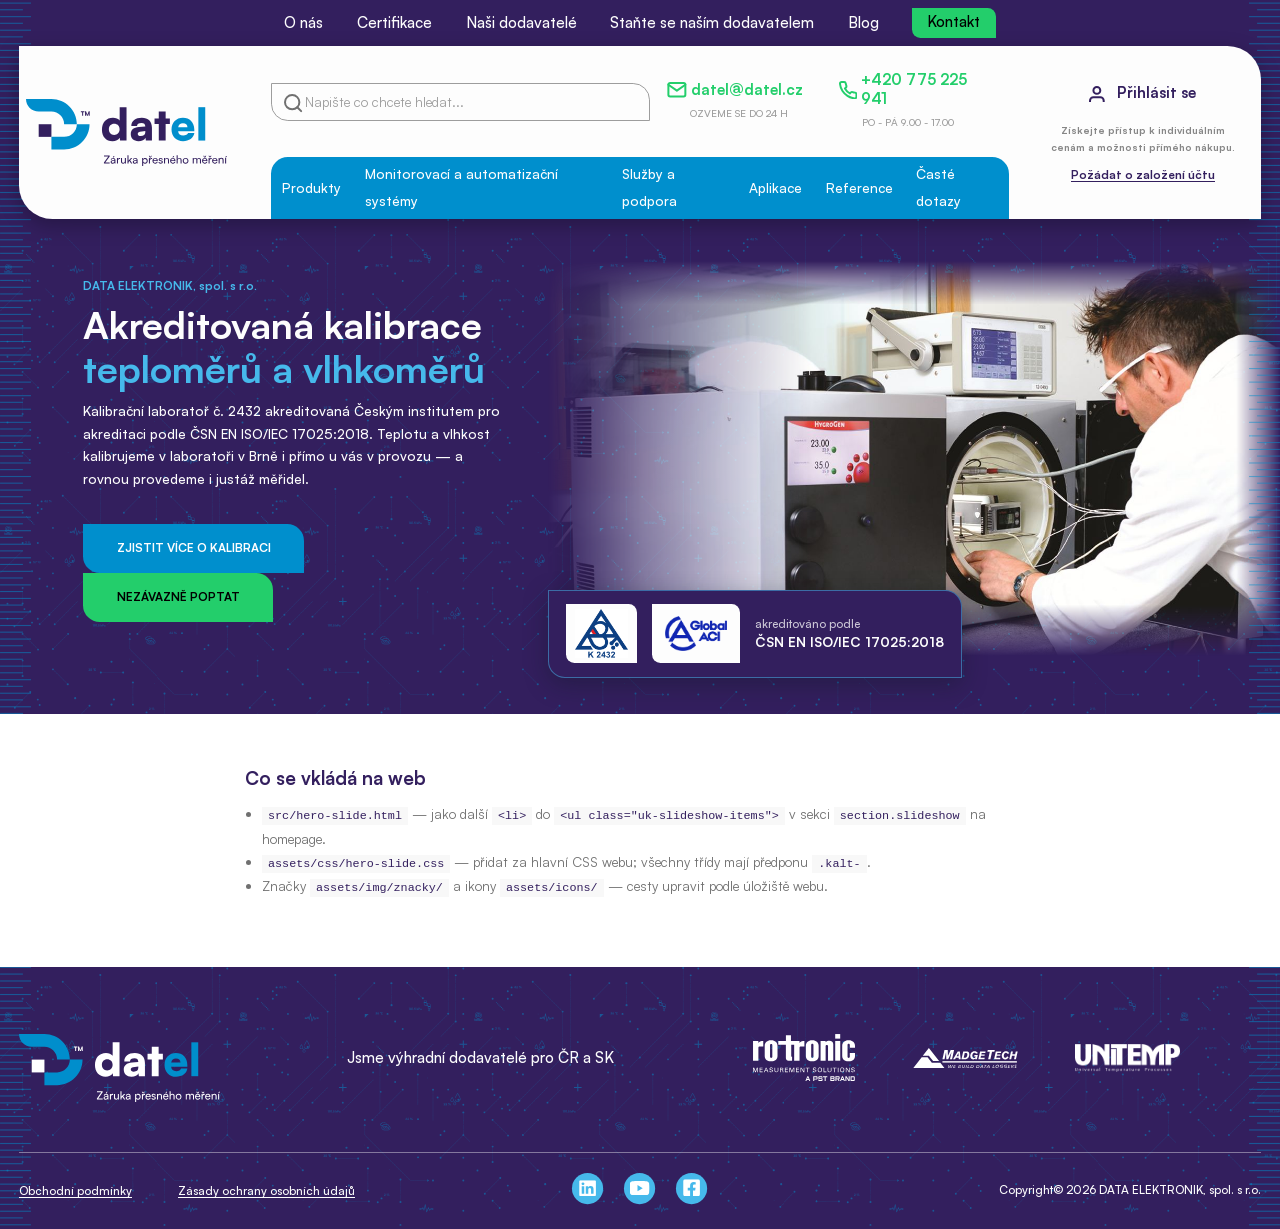
<file: hero-slide.html>
<!DOCTYPE html>
<html lang="cs">
<head>
<meta charset="utf-8">
<meta name="viewport" content="width=device-width, initial-scale=1">
<title>Teaser kalibrace — slide hero carouselu | DATA ELEKTRONIK</title>
<meta name="robots" content="noindex, nofollow">
<link rel="preload" href="assets/fonts/Satoshi-Regular.woff2" as="font" type="font/woff2" crossorigin>
<link rel="preload" href="assets/fonts/Satoshi-Bold.woff2" as="font" type="font/woff2" crossorigin>
<link rel="stylesheet" href="assets/css/datel-site.css?v=muy9v9r5">
<link rel="stylesheet" href="assets/css/datel-font-fix.css?v=muy9v9r5">
<link rel="stylesheet" href="assets/css/hero-slide.css?v=muy9v9r5">
<style>
/* jen pro náhled, na produkci se nepřebírá */
.kalt-note{max-width:94rem;margin:0 auto;padding:6rem 2rem 8rem;font:400 1.6rem/2.7rem 'Satoshi';color:#707070}
.kalt-note h3{font:700 2.2rem/3.1rem 'Satoshi';color:#331F5E;margin:0 0 1.5rem}
.kalt-note ul{margin:0;padding-left:2rem}
.kalt-note code{font-family:ui-monospace,Consolas,monospace;font-size:1.4rem;color:#331F5E}
</style>
</head>
<body class="frontend-page">
<header> <section class="topBar uk-visible@l"> <div class="container big"> <div class="menu"> <nav class="uk-navbar-container" data-uk-navbar> <div class="uk-navbar-center"> <ul class="uk-navbar-nav"> <li> <a href="https://www.datel.cz/o-nas" class="">O nás</a> </li> <li> <a href="https://www.datel.cz/certifikace" class="">Certifikace</a> </li> <li> <a href="https://www.datel.cz/nasi-dodavatele" class="">Naši dodavatelé</a> </li> <li> <a href="https://www.datel.cz/stante-se-nasim-dodavatelem" class="">Staňte se naším dodavatelem</a> </li> <li> <a href="https://www.datel.cz/blog" class="">Blog</a> </li> <li> <a href="https://www.datel.cz/kontakty" class="button kontakt_zahlavi">Kontakt</a> </li> </ul> </div> </nav> </div> </div> </section> <section class="mainBar" data-uk-sticky="offset: -1"> <div class="container big boundary"> <div class="mainPack"> <div class="uk-grid-small" data-uk-grid> <div class="uk-width-1-5@l uk-width-auto fx fxa"> <div class="logoPack"> <a href="https://www.datel.cz/" class="logo logo--claim"><img src="assets/img/logo/datel-logo-claim-svetly.svg" alt="DATEL — Záruka přesného měření" title="Datel.cz" width="239" height="80"></a> </div> </div> <div class="uk-width-3-5@l uk-width-expand"> <div class="top"> <picture class="uk-hidden@l magnifyIco"> <img loading="lazy" src="assets/site/svg/magnifyIco.svg" alt="magnify icon" data-uk-svg> </picture> <form action="https://www.datel.cz/hledani" method="post" id="frm-searchAutocomplete-searchForm" class="uk-visible@l"> <picture> <img loading="lazy" src="assets/site/svg/magnifyIco.svg" alt="magnify icon" data-uk-svg> </picture> <input name="searched" data-min-length="3" id="frm-searchAutocomplete-searchForm-searched" data-nette-rules='[{"op":":minLength","msg":"Minimální délka slova je 3","arg":3}]' type="search" data-search-autocomplete-input placeholder="Napište co chcete hledat..."> <input name="_submit" value="submit" type="submit"> <input type="submit" name="dynamic" class="uk-hidden ajax actionLoading" data-search-autocomplete-dynamic> <input type="hidden" name="_token_" value="ykbpykfi8pf40LqQ1IY5xwvVZJk78l2NGU3Lw="><input type="hidden" name="_do" value="searchAutocomplete-searchForm-submit"></form> <div id="snippet-searchAutocomplete-itemSnippet"> </div> <div class="contactPack"> <div class="col"> <a href="mailto:datel@datel.cz" class="mail_zahlavi"> <picture> <img loading="lazy" src="assets/site/svg/mailIco.svg" alt="mail icon" data-uk-svg> </picture> <span class="uk-visible@l">datel@datel.cz</span> </a> <span class="subs uk-visible@l">Ozveme se do 24 h</span> </div> <div class="col"> <a href="tel:+420775225941" class="tel_zahlavi"> <picture> <img loading="lazy" src="assets/site/svg/phoneIco.svg" alt="phone icon" data-uk-svg> </picture> <span class="uk-visible@l">+420 775 225 941</span> </a> <span class="subs uk-visible@l">Po - Pá 9.00 - 17.00</span> </div> </div> <a class="uk-navbar-toggle uk-hidden@l" data-uk-toggle="target: #offcanvas-nav" href="#"> <picture class="toggle"> <img loading="lazy" src="assets/site/svg/toggleMenu.svg" data-uk-svg> </picture> <picture class="close"> <img loading="lazy" src="assets/site/svg/closeMenu.svg" data-uk-svg> </picture> </a> </div> <div class="bottom uk-visible@l"> <nav class="uk-navbar-container" data-uk-navbar> <div class="uk-navbar-center"> <ul class="uk-navbar-nav"> <li> <a href="https://www.datel.cz/produkty"><span>Produkty</span></a> <div data-uk-dropdown="pos: bottom-center; boundary: !.boundary; boundary-align: true; stretch: true; animation: slide-top; animate-out: true; duration: 100;delay-hide: 100"> <div class="dropPanel"> <div class="uk-grid-collapse" data-uk-grid> <div class="uk-width-auto@m"> <ul class="uk-tab-left" data-uk-tab="connect: #component-tab-left; animation: uk-animation-fade">  <li> <a href=""> <picture> <img src="assets/site/svg/whiteArrow.svg" alt="white arrow icon" data-uk-svg> </picture> <span>Dle parametru</span> </a> </li> <li> <a href=""> <picture> <img src="assets/site/svg/whiteArrow.svg" alt="white arrow icon" data-uk-svg> </picture> <span>Dle výrobce</span> </a> </li> </ul> </div> <div class="uk-width-expand@m"> <ul id="component-tab-left" class="uk-switcher"> <li> <div class="uk-grid-small" data-uk-grid> <div class="uk-width-1-5"> <ul> <li> <a href="https://www.datel.cz/mereni-teploty" > Měření teploty </a> </li> <li> <a href="https://www.datel.cz/mereni-vlhkosti" > Měření vlhkosti </a> </li> <li> <a href="https://www.datel.cz/mereni-vodni-aktivity" > Měření vodní aktivity </a> </li> <li> <a href="https://www.datel.cz/mereni-co2" > Měření CO<sub>2</sub> </a> </li> <li> <a href="https://www.datel.cz/mereni-diferencniho-tlaku" > Měření diferenčního tlaku </a> </li> <li> <a href="https://www.datel.cz/mereni-nizkeho-rosneho-bodu" > Měření nízkého rosného bodu </a> </li> </ul> </div> <div class="uk-width-1-5"> <ul> <li> <a href="https://www.datel.cz/mereni-tlaku" > Měření tlaku </a> </li> <li> <a href="https://www.datel.cz/mereni-proudu-a-napeti" > Měření proudu a napětí </a> </li> <li> <a href="https://www.datel.cz/mereni-pretizeni-a-vibraci" > Měření přetížení a vibrací </a> </li> <li> <a href="https://www.datel.cz/mereni-vodni-hladiny" > Měření vodní hladiny </a> </li> <li> <a href="https://www.datel.cz/mereni-rychlosti-vetru" > Měření rychlosti větru </a> </li> <li> <a href="https://www.datel.cz/mereni-ph" > Měření pH </a> </li> </ul> </div> <div class="uk-width-1-5"> <ul> <li> <a href="https://www.datel.cz/mereni-deformace-a-mechanickeho-napeti" > Měření mechanického napětí </a> </li> <li> <a href="https://www.datel.cz/mereni-pulzu-stavu-a-udalosti" > Měření pulzů, stavů a událostí </a> </li> <li> <a href="https://www.datel.cz/kalibratory-a-kalibracni-vybaveni" > Kalibrátory a kalibrační vybavení </a> </li> <li> <a href="https://www.datel.cz/vakuove-pajeci-pece" > Vakuové pájecí pece </a> </li> <li> <a href="https://www.datel.cz/vakuove-pece-pro-rychle-tepelne-zihani" > Vakuové pece pro rychlé tepelné žíhání </a> </li> <li> <a href="https://www.datel.cz/vyhrivane-desky" > Vyhřívané desky </a> </li> </ul> </div> <div class="uk-width-1-5"> <ul> <li> <a href="https://www.datel.cz/wire-bondery" > Wire bondery </a> </li> <li> <a href="https://www.datel.cz/software" > Software </a> </li> </div> </li> <li> <div class="uk-grid-small" data-uk-grid> <div class="uk-width-1-5"> <ul> <li> <a href="" class="pic"> <picture>  <img src="assets/site/upload/20240410045447801.svg" alt="Rotronic" title="Rotronic"> </picture> </a> <div> <ul> <li> <a href="https://www.datel.cz/vlhkostni-sondy"> Vlhkostní sondy </a> </li> <li> <a href="https://www.datel.cz/vlhkostni-prevodniky"> Vlhkostní převodníky </a> </li> <li> <a href="https://www.datel.cz/rucni-meridla-vlhkosti"> Ruční měřidla vlhkosti </a> </li> <li> <a href="https://www.datel.cz/meteorologicke-vlhkomery"> Meteorologické vlhkoměry </a> </li> <li> <a href="https://www.datel.cz/mereni-vodni-aktivity"> Měření vodní aktivity </a> </li> <li> <a href="https://www.datel.cz/mereni-co2"> Měření CO<sub>2</sub> </a> </li> <li> <a href="https://www.datel.cz/mereni-diferencniho-tlaku"> Měření diferenčního tlaku </a> </li> <li> <a href="https://www.datel.cz/mereni-nizkeho-rosneho-bodu"> Měření nízkého rosného bodu </a> </li> <li> <a href="https://www.datel.cz/kalibratory-a-kalibracni-vybaveni"> Kalibrátory a kalibrační vybavení </a> </li> <li> <a href="https://www.datel.cz/software-rotronic"> Software Rotronic </a> </li> <li> <a href="https://www.datel.cz/rms"> Monitorovací systém RMS </a> </li> </ul> </div> </li> </ul> </div> <div class="uk-width-1-5"> <ul> <li> <a href="" class="pic"> <picture>  <img src="assets/site/upload/20240410013145419.svg" alt="MadgeTech" title="MadgeTech"> </picture> </a> <div> <ul> <li> <a href="https://www.datel.cz/teplotni-data-loggery"> Teplotní data loggery </a> </li> <li> <a href="https://www.datel.cz/vlhkostni-data-loggery"> Vlhkostní data loggery </a> </li> <li> <a href="https://www.datel.cz/data-loggery-tlaku"> Data loggery tlaku </a> </li> <li> <a href="https://www.datel.cz/mereni-pretizeni-a-vibraci"> Měření přetížení a vibrací </a> </li> <li> <a href="https://www.datel.cz/mereni-proudu-a-napeti"> Měření proudu a napětí </a> </li> <li> <a href="https://www.datel.cz/mereni-pulzu-stavu-a-udalosti"> Měření pulzů, stavů a událostí </a> </li> <li> <a href="#"> Data loggery CO<sub>2</sub> </a> </li> <li> <a href="https://www.datel.cz/mereni-vodni-hladiny"> Měření vodní hladiny </a> </li> <li> <a href="https://www.datel.cz/mereni-rychlosti-vetru"> Měření rychlosti větru </a> </li> <li> <a href="https://www.datel.cz/data-loggery-diferencniho-tlaku"> Data loggery diferenčního tlaku </a> </li> <li> <a href="https://www.datel.cz/software-madgetech"> Software MadgeTech </a> </li> <li> <a href="https://www.datel.cz/mereni-ph"> Měření pH </a> </li> </ul> </div> </li> </ul> </div> <div class="uk-width-1-5"> <ul> <li> <a href="" class="pic"> <picture>  <img src="assets/site/upload/20240410013255136.png" alt="UniTemp" title="UniTemp"> </picture> </a> <div> <ul> <li> <a href="https://www.datel.cz/vakuove-pajeci-pece"> Vakuové pájecí pece </a> </li> <li> <a href="https://www.datel.cz/vakuove-pece-pro-rychle-tepelne-zihani"> Vakuové pece pro rychlé tepelné žíhání </a> </li> <li> <a href="https://www.datel.cz/vyhrivane-desky"> Vyhřívané desky </a> </li> <li> <a href="https://www.datel.cz/wire-bondery"> Wire bondery </a> </li> </ul> </div> </li> </ul> </div> <div class="uk-width-1-5"> <ul> <li> <a href="" class="pic"> <picture>  <img src="assets/site/upload/20240410013350782.png" alt="Teracom" title="Teracom"> </picture> </a> <div> <ul> <li> <a href="https://www.datel.cz/ethernetove-automatizacni-moduly"> Ethernetové automatizační moduly </a> </li> <li> <a href="https://www.datel.cz/celularni-gsm-automatizacni-moduly"> Celulární (GSM) automatizační moduly </a> </li> <li> <a href="https://www.datel.cz/snimace-a-detektory-k-automatizacnim-modulum"> Snímače a detektory k automatizačním modulům </a> </li> <li> <a href="https://www.datel.cz/prislusenstvi-k-automatizacnim-modulum"> Příslušenství k automatizačním modulům </a> </li> <li> <a href="https://www.datel.cz/software-teracom"> Software Teracom </a> </li> </ul> </div> </li> </ul> </div> </div> </li> </ul> </div> </div> </div> </div> </li> <li> <a href="https://www.datel.cz/monitorovaci-a-automatizacni-systemy"><span>Monitorovací a automatizační systémy</span></a> <div data-uk-dropdown="pos: bottom-center; boundary: !.boundary; boundary-align: true;stretch: true;animation: slide-top; animate-out: true; duration: 100;delay-hide: 100"> <div class="dropPanel second"> <div data-uk-grid> <div class="uk-width-1-4"> <div class="menuList"> <h3> <a href="https://www.datel.cz/rotronic-monitoring-system-rms-gxp-monitorovani"> Rotronic Monitoring System (RMS) - GxP monitorování </a> </h3> <ul> <li> <a href="https://www.datel.cz/rms-hardware-komponenty">RMS - Hardware komponenty</a> </li> <li> <a href="https://www.datel.cz/rms-software">RMS - Software</a> </li> <li> <a href="https://www.datel.cz/rms-sluzby">RMS - Služby</a> </li> <li> <a href="https://www.datel.cz/rms-aplikace-a-pripadove-studie">RMS - Aplikace a případové studie</a> </li> <li> <a href="https://www.datel.cz/rms-online-manual">RMS - Online manuál</a> </li> <li> <a href="https://www.datel.cz/jak-rms-splnuje-normy-a-narizeni">Jak RMS splňuje normy a nařízení?</a> </li> </ul> </div> </div> <div class="uk-width-1-4"> <div class="menuList"> <h3> <a href="https://www.datel.cz/teracom-monitorovani-a-automatizace-do-prumyslu"> TERACOM - Monitorování a automatizace do průmyslu </a> </h3> <ul> <li> <a href="https://www.datel.cz/teracom-produkty">Teracom - Produkty</a> </li> </ul> </div> </div> <div class="uk-width-1-2"> <div class="menuBanner"> <picture>  <img src="assets/site/upload/20240325120209444.jpg" alt="Vytvoříme měřicí systém na míru vašemu provozu." title="Vytvoříme měřicí systém na míru vašemu provozu."> </picture> <div class="textBanner"> <h3>Vytvoříme měřicí systém na míru vašemu provozu.</h3> <ul> <li> <span><strong>Plně flexibilní</strong> a škálovatelné řešení</span> </li> <li> <span>Propojení až několika <strong>tisíc čidel</strong></span> </li> <li> <span>Plně vyhovující normám <strong>FDA CFR 21 Part 11</strong> a <strong>EU Annex 11 (EUDRALEX)</strong></span> </li> </ul> <p> <a href="https://www.datel.cz/kontakty" class="button"> Nezávazně poptat <picture> <img src="assets/site/svg/arrowRight.svg" data-uk-svg> </picture> </a> </p> </div> </div> </div> </div> </div> </div> </li><li> <a href="https://www.datel.cz/sluzby-a-podpora"><span>Služby a podpora</span></a> <div data-uk-dropdown="pos: bottom-center; boundary: !.boundary; boundary-align: true;stretch: true;animation: slide-top; animate-out: true; duration: 100;delay-hide: 100"> <div class="dropPanel tile"> <div data-uk-grid> <div class="uk-width-1-5"> <a href="https://www.datel.cz/kalibrace-a-justaz-meridel" class="menuBox"> <picture>  <img src="assets/site/upload/20240306060956127.jpg" alt="Kalibrace a justáž měřidel" title="Kalibrace a justáž měřidel"> </picture> <h3><span>Kalibrace a justáž měřidel</span></h3> </a> </div> <div class="uk-width-1-5"> <a href="https://www.datel.cz/teplotni-a-vlhkostni-mapy-skladovych-prostoru" class="menuBox"> <picture>  <img src="assets/site/upload/20251216093715252.jpg" alt="Teplotní a vlhkostní mapy skladových prostorů" title="Teplotní a vlhkostní mapy skladových prostorů"> </picture> <h3><span>Teplotní a vlhkostní mapy skladových prostorů</span></h3> </a> </div> <div class="uk-width-1-5"> <a href="https://www.datel.cz/servis-a-technicka-podpora" class="menuBox"> <picture>  <img src="assets/site/upload/20240306061007424.jpg" alt="Servis a technická podpora" title="Servis a technická podpora"> </picture> <h3><span>Servis a technická podpora</span></h3> </a> </div> <div class="uk-width-1-5"> <a href="https://www.datel.cz/pujcovna-meridel" class="menuBox"> <picture>  <img src="assets/site/upload/20240306061019523.jpg" alt="Půjčovna měřidel" title="Půjčovna měřidel"> </picture> <h3><span>Půjčovna měřidel</span></h3> </a> </div> <div class="uk-width-1-5"> <a href="https://www.datel.cz/skoleni" class="menuBox"> <picture>  <img src="assets/site/upload/20240415015750315.png" alt="Školení" title="Školení"> </picture> <h3><span>Školení</span></h3> </a> </div> </div> </div> </div> </li><li> <a href="https://www.datel.cz/aplikace"><span>Aplikace</span></a> </li><li> <a href="https://www.datel.cz/reference"><span>Reference</span></a> </li><li> <a href="https://www.datel.cz/faq"><span>Časté dotazy</span></a> </li> </ul> </div> </nav> </div> </div> <div class="uk-width-1-5 fx fxa uk-visible@l"> <a href="https://www.datel.cz/kontakty" class="button small buttonContact kontakt_zahlavi">Kontakt</a> <div class="text"> <h3 class="uk-animation-toggle"> <a href="https://www.datel.cz/prihlaseni" data-uk-toggle="target: #myLogin" class="prihlasit_se_zahlavi"> <picture class="uk-animation-shake"> <img loading="lazy" src="assets/site/svg/loginIco.svg" alt="login icon" data-uk-svg> </picture> Přihlásit se </a> </h3> <p>Získejte přístup k individuálním cenám a možnosti přímého nákupu.</p> <p> <a href="https://www.datel.cz/kontakty">Požádat o založení účtu</a> </p> <div id="myLogin" data-uk-modal> <div class="uk-modal-dialog uk-modal-body"> <button class="uk-modal-close" type="button"> <picture> <img loading="lazy" src="assets/site/svg/modalClose.svg" alt="close login" data-uk-svg> </picture> </button> <div class="content"> <h2>Přihlásit se</h2> <form action="https://www.datel.cz/" method="post" data-antispam id="frm-signIn-customerSignInForm" class="form-label form-js-label"> <fieldset> <input type="email" name="email" id="frm-signIn-customerSignInForm-email" required data-nette-rules='[{"op":":filled","msg":"Prosím, vyplňte tohle pole"},{"op":":email","msg":"Prosím, zadejte e-mail ve správném formátu."}]'> <label for="frm-signIn-customerSignInForm-email">E-mail*</label> </fieldset> <fieldset> <input type="password" name="password" id="frm-signIn-customerSignInForm-password"> <label for="frm-signIn-customerSignInForm-password">Heslo</label> </fieldset> <p> <a href="https://www.datel.cz/zapomenute-heslo">Zapomenuté heslo</a> </p> <input type="submit" name="customer" class="button" value="Přihlásit se"> <input type="hidden" name="_token_" value="07z54oun3y5q1lDoIqA4jeOtw12wIbDu8e0/8="><input type="text" name="mail" style="display:none !important" id="frm-signIn-customerSignInForm-mail"><input type="text" name="website" style="display:none !important" id="frm-signIn-customerSignInForm-website"><input type="text" name="antispam_hash_id" style="display:none !important" data-antispam-hash-id id="frm-signIn-customerSignInForm-antispam_hash_id" value="hashName"><input type="text" name="antispam_hash_value" style="display:none !important" data-antispam-hash-value data-antispam-hash-handle="/?do=signIn-customerSignInForm-antispam_hash-value" id="frm-signIn-customerSignInForm-antispam_hash_value"><input type="text" name="antispam_movement" style="display:none !important" data-antispam-movement id="frm-signIn-customerSignInForm-antispam_movement"><input type="text" name="antispam_time" style="display:none !important" data-antispam-time id="frm-signIn-customerSignInForm-antispam_time"><input type="text" name="antispam_keypress" style="display:none !important" data-antispam-key-press id="frm-signIn-customerSignInForm-antispam_keypress"><input type="text" name="antispam_submit" style="display:none !important" id="frm-signIn-customerSignInForm-antispam_submit"><input type="hidden" name="_do" value="signIn-customerSignInForm-submit"></form> <div class="down"> <h3>Nemáte zatím svůj účet</h3> <p> <a href="https://www.datel.cz/kontakty">Požádat o založení účtu</a> </p> </div> </div> </div> </div> </div> </div> </div> </div> </div> </section> <div class="searchPopUp"> <div class="container"> <div class="top"> <a href="https://www.datel.cz/" class="logo logo--claim"><img src="assets/img/logo/datel-logo-claim-svetly.svg" alt="DATEL — Záruka přesného měření" title="Datel.cz" width="239" height="80"></a> <span class="searchClose"> <picture> <img loading="lazy" src="assets/site/svg/closeMenu.svg" data-uk-svg> </picture> </span> </div> <div class="middle"> <form action="https://www.datel.cz/hledani" method="post" id="frm-searchAutocomplete-searchForm" class="searchPack"> <picture> <img loading="lazy" src="assets/site/svg/magnifyIco.svg" alt="magnify icon" data-uk-svg> </picture> <input name="searched" data-min-length="3" id="frm-searchAutocomplete-searchForm-searched" data-nette-rules='[{"op":":minLength","msg":"Minimální délka slova je 3","arg":3}]' type="search" placeholder="Napište co chcete hledat..."> <input name="_submit" value="submit" type="submit" class="button"> <input type="submit" name="dynamic" class="uk-hidden ajax actionLoading" data-search-autocomplete-dynamic> <input type="hidden" name="_token_" value="ipdlnic9ucSqvTw5Sh7aga2NsXMOXFKVcnH1s="><input type="hidden" name="_do" value="searchAutocomplete-searchForm-submit"></form> </div> </div> </div> <div id="offcanvas-nav" data-uk-offcanvas="mode: slide; overlay: true; flip: true"> <div class="uk-offcanvas-bar"> <div class="top"> <h3 class="uk-animation-toggle"> <a href="https://www.datel.cz/prihlaseni"> <picture class="uk-animation-shake"> <img loading="lazy" src="assets/site/svg/loginIco.svg" alt="login icon" data-uk-svg> </picture> Přihlásit se </a> </h3> <div class="basketPack" id="snippet-basketWidget-"> <a href="https://www.datel.cz/nakupni-kosik" class="basket"> <div class="icons"> <picture> <img loading="lazy" src="assets/site/svg/basket.svg" alt="basket icon" data-uk-svg> </picture> <span class="number">0</span> </div> <div class="pricePack"> <p title="bez DPH">0 Kč</p> </div> </a> </div> </div> <div class="menuBest"> <ul class="list"> <li> <a href="https://www.datel.cz/produkty">Produkty</a> <span class="arrowResp"> <picture> <img src="assets/site/svg/arrowResp.svg" alt="arrow icon" data-uk-svg> </picture> </span> <ul class="subList"> <li class="first"> <span class="arrowResp2"> <picture> <img src="assets/site/svg/arrowResp2.svg" alt="arrow icon" data-uk-svg> </picture> </span> <a href="https://www.datel.cz/produkty">Produkty</a> </li> <li> <a href="">Dle parametru</a> <span class="arrowResp"> <picture> <img src="assets/site/svg/arrowResp.svg" alt="arrow icon" data-uk-svg> </picture> </span> <ul class="subsubList"> <li class="first"> <span class="arrowResp3"> <picture> <img src="assets/site/svg/arrowResp2.svg" alt="arrow icon" data-uk-svg> </picture> </span> <a href="">Dle parametru</a> </li> <li> <a href="https://www.datel.cz/mereni-teploty">Měření teploty</a> </li> <li> <a href="https://www.datel.cz/mereni-vlhkosti">Měření vlhkosti</a> </li> <li> <a href="https://www.datel.cz/mereni-vodni-aktivity">Měření vodní aktivity</a> </li> <li> <a href="https://www.datel.cz/mereni-co2">Měření CO<sub>2</sub></a> </li> <li> <a href="https://www.datel.cz/mereni-diferencniho-tlaku">Měření diferenčního tlaku</a> </li> <li> <a href="https://www.datel.cz/mereni-nizkeho-rosneho-bodu">Měření nízkého rosného bodu</a> </li> <li> <a href="https://www.datel.cz/mereni-tlaku">Měření tlaku</a> </li> <li> <a href="https://www.datel.cz/mereni-proudu-a-napeti">Měření proudu a napětí</a> </li> <li> <a href="https://www.datel.cz/mereni-pretizeni-a-vibraci">Měření přetížení a vibrací</a> </li> <li> <a href="https://www.datel.cz/mereni-vodni-hladiny">Měření vodní hladiny</a> </li> <li> <a href="https://www.datel.cz/mereni-rychlosti-vetru">Měření rychlosti větru</a> </li> <li> <a href="https://www.datel.cz/mereni-ph">Měření pH</a> </li> <li> <a href="https://www.datel.cz/mereni-deformace-a-mechanickeho-napeti">Měření mechanického napětí</a> </li> <li> <a href="https://www.datel.cz/mereni-pulzu-stavu-a-udalosti">Měření pulzů, stavů a událostí</a> </li> <li> <a href="https://www.datel.cz/kalibratory-a-kalibracni-vybaveni">Kalibrátory a kalibrační vybavení</a> </li> <li> <a href="https://www.datel.cz/vakuove-pajeci-pece">Vakuové pájecí pece</a> </li> <li> <a href="https://www.datel.cz/vakuove-pece-pro-rychle-tepelne-zihani">Vakuové pece pro rychlé tepelné žíhání</a> </li> <li> <a href="https://www.datel.cz/vyhrivane-desky">Vyhřívané desky</a> </li> <li> <a href="https://www.datel.cz/wire-bondery">Wire bondery</a> </li> <li> <a href="https://www.datel.cz/software">Software</a> </li> </ul> </li> <li> <a href="">Dle výrobce</a> <span class="arrowResp"> <picture> <img src="assets/site/svg/arrowResp.svg" alt="arrow icon" data-uk-svg> </picture> </span> <ul class="subsubList"> <li class="first"> <span class="arrowResp3"> <picture> <img src="assets/site/svg/arrowResp2.svg" alt="arrow icon" data-uk-svg> </picture> </span> <a href="">Dle výrobce</a> </li> <li> <a href="">Rotronic</a> </li> <li> <a href="">MadgeTech</a> </li> <li> <a href="">UniTemp</a> </li> <li> <a href="">Teracom</a> </li> </ul> </li> </ul> </li><li> <a href="https://www.datel.cz/monitorovaci-a-automatizacni-systemy">Monitorovací a automatizační systémy</a> <span class="arrowResp"> <picture> <img src="assets/site/svg/arrowResp.svg" alt="arrow icon" data-uk-svg> </picture> </span> <ul class="subList"> <li class="first"> <span class="arrowResp2"> <picture> <img src="assets/site/svg/arrowResp2.svg" alt="arrow icon" data-uk-svg> </picture> </span> <a href="https://www.datel.cz/monitorovaci-a-automatizacni-systemy">Monitorovací a automatizační systémy</a> </li> <li> <a href="https://www.datel.cz/rotronic-monitoring-system-rms-gxp-monitorovani">Rotronic Monitoring System (RMS) - GxP monitorování</a> <span class="arrowResp"> <picture> <img src="assets/site/svg/arrowResp.svg" alt="arrow icon" data-uk-svg> </picture> </span> <ul class="subsubList"> <li class="first"> <span class="arrowResp3"> <picture> <img src="assets/site/svg/arrowResp2.svg" alt="arrow icon" data-uk-svg> </picture> </span> <a href="https://www.datel.cz/rotronic-monitoring-system-rms-gxp-monitorovani">Rotronic Monitoring System (RMS) - GxP monitorování</a> </li> <li> <a href="https://www.datel.cz/rms-hardware-komponenty">RMS - Hardware komponenty</a> </li> <li> <a href="https://www.datel.cz/rms-software">RMS - Software</a> </li> <li> <a href="https://www.datel.cz/rms-sluzby">RMS - Služby</a> </li> <li> <a href="https://www.datel.cz/rms-aplikace-a-pripadove-studie">RMS - Aplikace a případové studie</a> </li> <li> <a href="https://www.datel.cz/rms-online-manual">RMS - Online manuál</a> </li> <li> <a href="https://www.datel.cz/jak-rms-splnuje-normy-a-narizeni">Jak RMS splňuje normy a nařízení?</a> </li> </ul> </li> <li> <a href="https://www.datel.cz/teracom-monitorovani-a-automatizace-do-prumyslu">TERACOM - Monitorování a automatizace do průmyslu</a> <span class="arrowResp"> <picture> <img src="assets/site/svg/arrowResp.svg" alt="arrow icon" data-uk-svg> </picture> </span> <ul class="subsubList"> <li class="first"> <span class="arrowResp3"> <picture> <img src="assets/site/svg/arrowResp2.svg" alt="arrow icon" data-uk-svg> </picture> </span> <a href="https://www.datel.cz/teracom-monitorovani-a-automatizace-do-prumyslu">TERACOM - Monitorování a automatizace do průmyslu</a> </li> <li> <a href="https://www.datel.cz/teracom-produkty">Teracom - Produkty</a> </li> </ul> </li> </ul> </li><li> <a href="https://www.datel.cz/sluzby-a-podpora">Služby a podpora</a> <span class="arrowResp"> <picture> <img src="assets/site/svg/arrowResp.svg" alt="arrow icon" data-uk-svg> </picture> </span> <ul class="subList"> <li class="first"> <span class="arrowResp2"> <picture> <img src="assets/site/svg/arrowResp2.svg" alt="arrow icon" data-uk-svg> </picture> </span> <a href="https://www.datel.cz/sluzby-a-podpora">Služby a podpora</a> </li> <li> <a href="https://www.datel.cz/kalibrace-a-justaz-meridel">Kalibrace a justáž měřidel</a> </li> <li> <a href="https://www.datel.cz/teplotni-a-vlhkostni-mapy-skladovych-prostoru">Teplotní a vlhkostní mapy skladových prostorů</a> </li> <li> <a href="https://www.datel.cz/servis-a-technicka-podpora">Servis a technická podpora</a> </li> <li> <a href="https://www.datel.cz/pujcovna-meridel">Půjčovna měřidel</a> </li> <li> <a href="https://www.datel.cz/skoleni">Školení</a> </li> </ul> </li><li> <a href="https://www.datel.cz/aplikace">Aplikace</a> </li><li> <a href="https://www.datel.cz/reference">Reference</a> </li><li> <a href="https://www.datel.cz/faq">Časté dotazy</a> </li> </ul> </div> <ul class="menuLast"> <li> <a href="https://www.datel.cz/o-nas" class="">O nás</a> </li> <li> <a href="https://www.datel.cz/certifikace" class="">Certifikace</a> </li> <li> <a href="https://www.datel.cz/nasi-dodavatele" class="">Naši dodavatelé</a> </li> <li> <a href="https://www.datel.cz/stante-se-nasim-dodavatelem" class="">Staňte se naším dodavatelem</a> </li> <li> <a href="https://www.datel.cz/blog" class="">Blog</a> </li> <li> <a href="https://www.datel.cz/kontakty" class="button kontakt_zahlavi">Kontakt</a> </li> </ul> </div> </div> </header>
<main id="obsah">
<section class="slideshow">
  <div data-uk-slideshow="animation: fade; autoplay:true;autoplay-interval: 5000">
    <div class="uk-position-relative uk-visible-toggle uk-light" tabindex="-1">
      <ul class="uk-slideshow-items">
<!-- =====================================================================
     TEASER KALIBRACE — slide do hero carouselu na homepage.
     Vložit jako další <li> do <ul class="uk-slideshow-items"> v section.slideshow.
     Potřebuje: assets/css/hero-slide.css, fotku a značky z assets/img/.
     Všechny nové třídy mají předponu .kalt- — nic z webu nepřepisují.
     ===================================================================== -->
<li>
  <div class="slide kalt-slide">
    <div class="uk-grid-small" data-uk-grid>
      <div class="uk-width-2-5@l fx fxa">
        <div class="text">
          <p class="label">DATA ELEKTRONIK, spol. s r.o.</p>
          <h2>Akreditovaná kalibrace <span>teploměrů a vlhkoměrů</span></h2>
          <p>Kalibrační laboratoř č. 2432 akreditovaná Českým institutem pro akreditaci podle ČSN EN ISO/IEC 17025:2018. Teplotu a vlhkost kalibrujeme v laboratoři v Brně i přímo u vás v provozu<span class="kalt__more"> — a rovnou provedeme i justáž měřidel</span>.</p>
          <p class="buttons">
            <a class="button secondary" href="/kalibrace-a-justaz-meridel">Zjistit více o kalibraci</a>
            <a class="button" href="/kalibrace-a-justaz-meridel#poptavka">Nezávazně poptat</a>
          </p>
        </div>
      </div>
      <div class="uk-width-3-5@l kalt-col">
        <div class="kalt">
          <div class="kalt__glow" aria-hidden="true"></div>

          <!-- fotka z laboratoře — stejný záběr jako v úvodu podstránky o kalibraci -->
          <div class="kalt__photo">
            <picture><img src="assets/img/kalibrace-hygrogen.jpg" alt="Kalibrace vlhkoměru v generátoru vlhkosti Rotronic HygroGen v laboratoři DATA ELEKTRONIK" width="1400" height="936"></picture>
          </div>

          <!-- akreditační značky — přesahují přes spodní hranu fotky -->
          <div class="kalt__marks">
            <span class="kalt__mark"><img src="assets/img/znacky/cia-k2432.png" alt="Značka ČIA, akreditovaná kalibrační laboratoř K 2432" width="400" height="364"></span>
            <span class="kalt__mark kalt__mark--wide"><img src="assets/img/znacky/global-aci.png" alt="Global ACI" width="667" height="381"></span>
            <span class="kalt__norm">akreditováno podle<b>ČSN EN ISO/IEC 17025:2018</b></span>
          </div>
        </div>
      </div>
    </div>
  </div>
</li>

      </ul>
      <a class="uk-position-center-left uk-position-small uk-hidden-hover" href="#" data-uk-slidenav-previous uk-slideshow-item="previous"></a>
      <a class="uk-position-center-right uk-position-small uk-hidden-hover" href="#" data-uk-slidenav-next uk-slideshow-item="next"></a>
    </div>
    <ul class="uk-slideshow-nav uk-dotnav uk-flex-center"></ul>
  </div>
</section>
<div class="kalt-note">
  <h3>Co se vkládá na web</h3>
  <ul>
    <li><code>src/hero-slide.html</code> — jako další <code>&lt;li&gt;</code> do <code>&lt;ul class="uk-slideshow-items"&gt;</code> v sekci <code>section.slideshow</code> na homepage.</li>
    <li><code>assets/css/hero-slide.css</code> — přidat za hlavní CSS webu; všechny třídy mají předponu <code>.kalt-</code>.</li>
    <li>Značky <code>assets/img/znacky/</code> a ikony <code>assets/icons/</code> — cesty upravit podle úložiště webu.</li>
  </ul>
</div>
</main>
<footer> <section class="footer"> <div class="container big"> <div class="content"> <div class="top"> <div class="uk-grid-small" data-uk-grid> <div class="uk-width-auto@m"> <div class="logoPack"> <a href="https://www.datel.cz/" class="logo logo--claim"><img src="assets/img/logo/datel-logo-claim-tmavy.svg" alt="DATEL — Záruka přesného měření" title="Datel.cz" width="239" height="80"></a> </div> </div> <div class="uk-width-expand@m"> <div class="footerMenu"> <h3>Jsme výhradní dodavatelé pro ČR a SK</h3> <ul class="uk-grid uk-child-width-1-2@s uk-child-width-1-4@m uk-grid-match" data-uk-grid> <li> <a href="https://www.rotronic.com/en-gb/" class="firmBox uk-display-block" target="_blank"> <picture>  <img loading="lazy" src="assets/site/upload/20240218051511858.svg" alt="Rotronic" title="Rotronic"> </picture> </a> </li> <li> <a href="https://www.madgetech.com/" class="firmBox uk-display-block" target="_blank"> <picture>  <img loading="lazy" src="assets/site/upload/20240325123851376.svg" alt="MadgeTech" title="MadgeTech"> </picture> </a> </li> <li> <a href="https://unitemp.de/?LANG=EN" class="firmBox uk-display-block" target="_blank"> <picture>  <img loading="lazy" src="assets/site/upload/20240325124050625.png" alt="UniTemp" title="UniTemp"> </picture> </a> </li> </ul> </div> </div> </div> </div> <div class="bottom"> <div class="uk-grid-small" data-uk-grid> <div class="uk-width-expand@m"> <div class="link"> <a href="https://www.datel.cz/obchodni-podminky">Obchodní podmínky</a> <a href="https://www.datel.cz/zasady-ochrany-osobnich-udaju">Zásady ochrany osobních údajů</a> </div> </div> <div class="uk-width-auto@m"> <div class="social"> <a href="https://www.linkedin.com/company/data-elektronik/" target="_blank" rel="noopener"> <picture> <img loading="lazy" src="assets/site/svg/linkedin.svg" alt="linkedin" title="linkedin"> </picture> </a> <a href="https://www.youtube.com/channel/UCtrlT4XjFpUM_ZhVo62C8Rg" target="_blank" rel="noopener"> <picture> <img loading="lazy" src="assets/site/svg/youtube.svg" alt="youtube" title="youtube"> </picture> </a> <a href="https://www.facebook.com/dataelektronikcz" target="_blank" rel="noopener"> <picture> <img loading="lazy" src="assets/site/svg/facebook.svg" alt="facebook" title="facebook"> </picture> </a> </div> </div> <div class="uk-width-expand@m"> <div class="copy"> <p>Copyright© 2026 DATA ELEKTRONIK, spol. s r.o.</p> </div> </div> </div> </div> </div> </div> </section> </footer>
<script src="assets/js/datel-site.js"></script>
</body>
</html>
</file>
